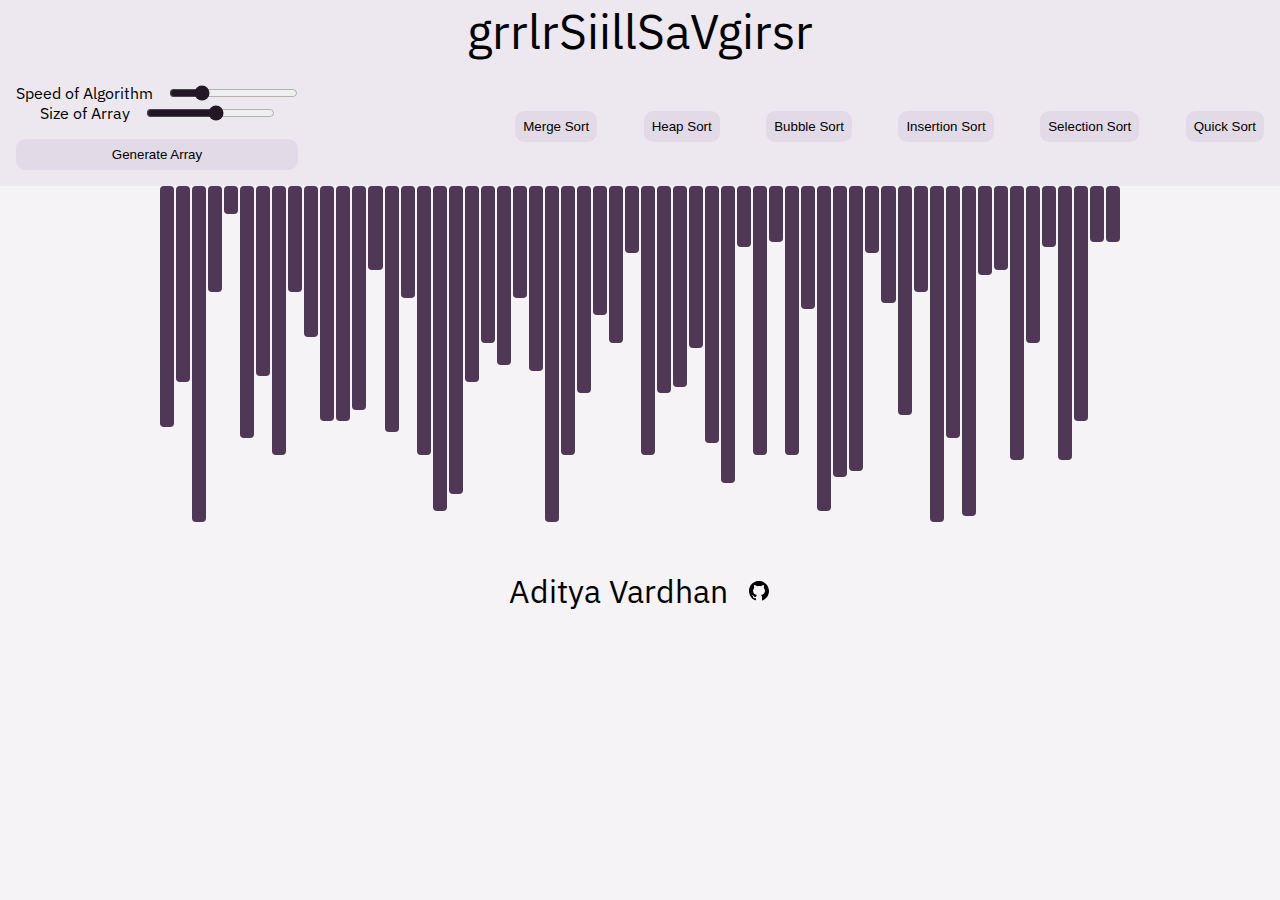
<file: index.html>
<!DOCTYPE html>
<html lang="en">
  <head>
    <meta charset="UTF-8" />
    <meta http-equiv="X-UA-Compatible" content="IE=edge" />
    <meta name="viewport" content="width=device-width, initial-scale=1.0" />
    <title>Sorting Visualizer:adtyavrdhn</title>
    <link rel="stylesheet" href="css/style.css" />
    <link rel="preconnect" href="https://fonts.googleapis.com" />
    <link rel="preconnect" href="https://fonts.gstatic.com" crossorigin />
    <link
      href="https://fonts.googleapis.com/css2?family=IBM+Plex+Sans:wght@200;300;400;500&display=swap"
      rel="stylesheet"
    />
  </head>
  <body>
    <section class="top-part">
      <header class="header">Sorting Visualizer</header>
      <nav class="navbar">
        <div class="range-input">
          <div class="range-speed">
            <label for="speed" class="speed">Speed of Algorithm</label>
            <input
              class="speed-range"
              min="0"
              max="450"
              value="100"
              step="50"
              type="range"
              name="speed"
              id="speed-slider"
            />
          </div>
          <div class="generate-array-container">
            <div class="range-size">
              <label for="size" class="size">Size of Array</label>
              <input
                class="size-range"
                min="10"
                max="100"
                value="60"
                type="range"
                name="size"
                id="size-slider"
              />
            </div>
            <button class="generate-array">Generate Array</button>
          </div>
        </div>
        <div class="btn-container">
          <button class="mergesortbtn">Merge Sort</button>
          <button class="heapsortbtn">Heap Sort</button>
          <button class="bubblesortbtn">Bubble Sort</button>
          <button class="insertionsortbtn">Insertion Sort</button>
          <button class="selectionsortbtn">Selection Sort</button>
          <button class="quicksortbtn">Quick Sort</button>
        </div>
      </nav>
    </section>
    <main>
      <section class="visualizer-container">
        <div class="towers-container">
          <!-- Towers/Elements will be added here -->
          <!-- <div class="tower"></div> -->
        </div>
      </section>
      <section class="information">
        <span class="time_taken"></span>
      </section>
    </main>
    <footer>
      <p>Aditya Vardhan</p>
      <a href="https://github.com/adtyavrdhn"
        ><img src="/assets/icons8-github.svg" alt=""
      /></a>
    </footer>
    <script type="module" src="/scripts/selection_sort.js"></script>
    <script type="module" src="/scripts/bubble_sort.js"></script>
    <script type="module" src="/scripts/insertion_sort.js"></script>
    <script type="module" src="/scripts/merge_sort.js"></script>
    <script src="/anime-master/lib/anime.min.js"></script>
    <script type="module" src="/scripts/main.js"></script>
  </body>
</html>
</file>
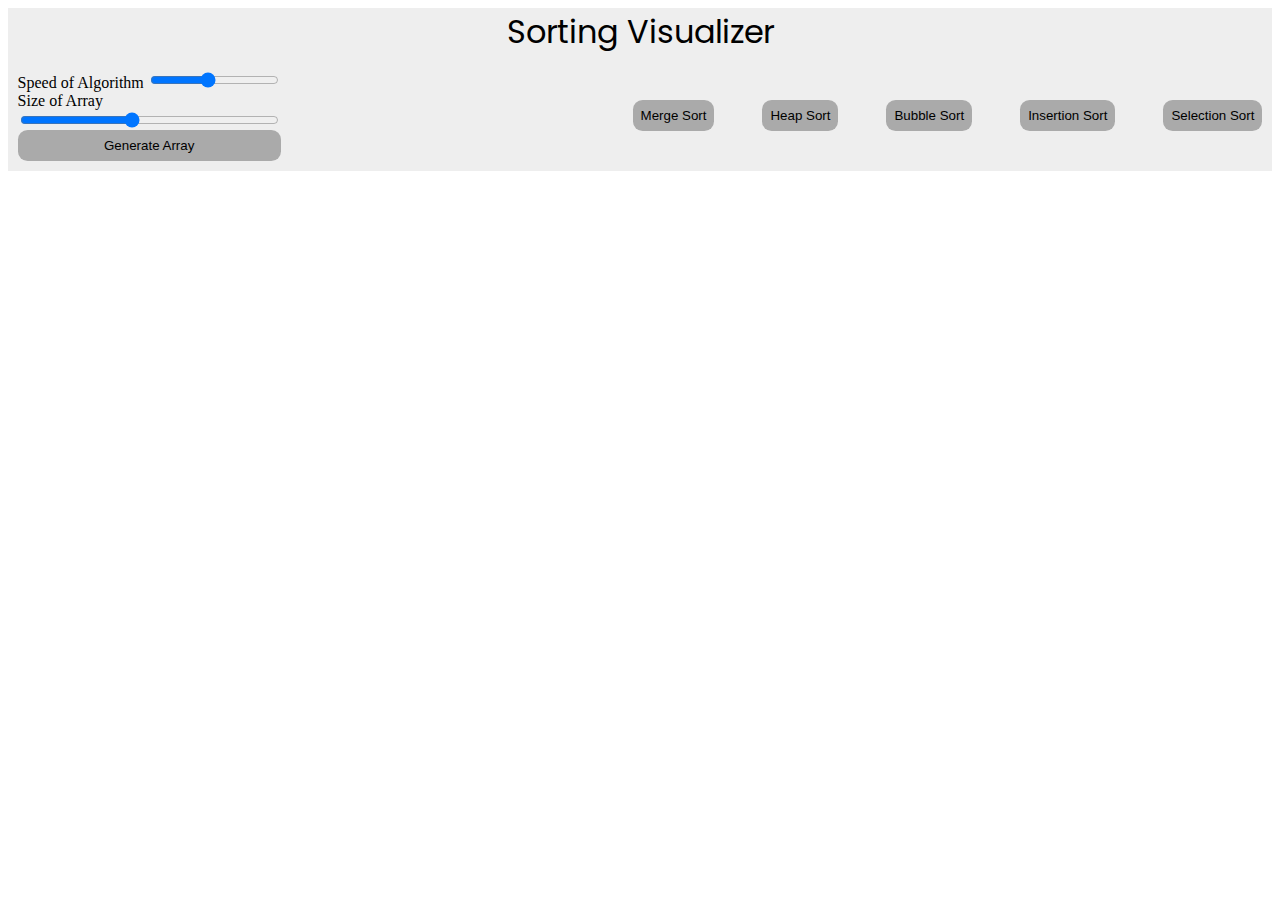
<file: Sorting-Visualizer-mine/index.html>
<!DOCTYPE html>
<html lang="en">
  <head>
    <meta charset="UTF-8" />
    <meta http-equiv="X-UA-Compatible" content="IE=edge" />
    <meta name="viewport" content="width=device-width, initial-scale=1.0" />
    <title>Sorting Visualizer:adtyavrdhn</title>
    <link rel="stylesheet" href="css/style.css" />
    <link rel="preconnect" href="https://fonts.googleapis.com" />
    <link rel="preconnect" href="https://fonts.gstatic.com" crossorigin />
    <link
      href="https://fonts.googleapis.com/css2?family=Poppins:wght@200;300;400;500;600;700&display=swap"
      rel="stylesheet"
    />
  </head>
  <body>
    <section class="top-part">
      <header class="header">Sorting Visualizer</header>
      <nav class="navbar">
        <div class="range-input">
          <label for="speed" class="speed">Speed of Algorithm</label>
          <input
            class="speed-range"
            min="1"
            max="10"
            value="5"
            type="range"
            name="speed"
            id="speed-slider"
          />
          <div class="generate-array-container">
            <label for="size" class="size">Size of Array</label>
            <input
              class="size-range"
              min="30"
              max="100"
              value="60"
              type="range"
              name="size"
              id="size-slider"
            />
            <button class="generate-array">Generate Array</button>
          </div>
        </div>
        <div class="btn-container">
          <button class="mergesort">Merge Sort</button>
          <button class="heapsort">Heap Sort</button>
          <button class="bubblesort">Bubble Sort</button>
          <button class="insertionsort">Insertion Sort</button>
          <button class="selectionsort">Selection Sort</button>
        </div>
      </nav>
    </section>
    <main>
      <section class="visualizer-container">
        <div class="towers-container">
          <!-- Towers/Elements will be added here -->
          <!-- <div class="tower"></div> -->
        </div>
      </section>
    </main>
    <footer class="footer"></footer>
    <script src="/scripts/main.js"></script>
    <script src="/scripts/bubble_sort.js"></script>
  </body>
</html>
</file>
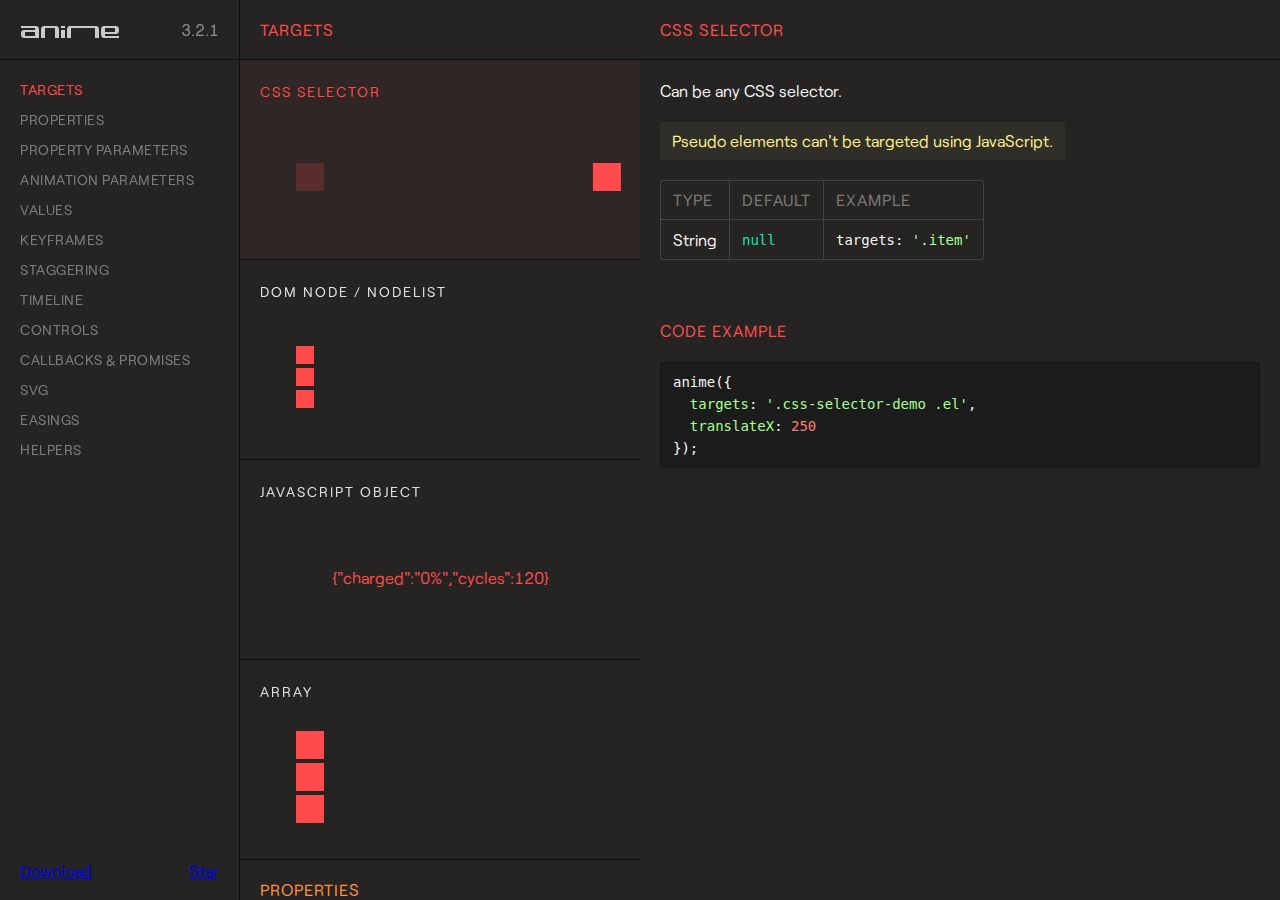
<file: anime-master/documentation/index.html>
<!DOCTYPE html>
<html>
<head>
  <title>Documentation | anime.js</title>
  <meta charset="utf-8">
  <meta name="viewport" content="width=device-width, initial-scale=1, maximum-scale=1">

  <meta property="og:title" content="anime.js">
  <meta property="og:url" content="https://animejs.com">
  <meta property="og:description" content="Javascript animation engine">
  <meta property="og:image" content="https://animejs.com/documentation/assets/img/social-media-image.png">

  <meta name="twitter:card" content="summary_large_image">
  <meta name="twitter:site" content="@juliangarnier">
  <meta name="twitter:creator" content="@juliangarnier">
  <meta name="twitter:title" content="anime.js">
  <meta name="twitter:description" content="Javascript animation engine">
  <meta name="twitter:image" content="https://animejs.com/documentation/assets/img/social-media-image.png">

  <link rel="apple-touch-icon-precomposed" href="assets/img/apple-touch-icon.png">
  <link rel="icon" type="image/png" href="assets/img/favicon.png" >

  <link href="//cloud.typenetwork.com/projects/2160/fontface.css/" rel="stylesheet" type="text/css">

  <link href="assets/css/animejs.css" rel="stylesheet">
  <link href="assets/css/anime-theme.css" rel="stylesheet">
  <link href="assets/css/documentation.css" rel="stylesheet">

  <script src="../lib/anime.min.js"></script>
</head>
<body>
  <div class="content">
    <header class="header">
    <a class="logo" href="https://github.com/juliangarnier/anime/">
      <img class="anime-mini-logo" src="assets/img/anime-mini-logo.svg" />
      <span class="version-number"></span>
    </a>
    </header>
    <section class="pane sidebar">
      <nav class="navigation"></nav>
      <div class="sidebar-info">
        <a class="github-button" href="https://github.com/juliangarnier/anime/archive/master.zip" data-color-scheme="no-preference: dark; light: dark; dark: dark;" data-icon="octicon-cloud-download" aria-label="Download juliangarnier/anime on GitHub">Download</a>
        <a class="github-button" href="https://github.com/juliangarnier/anime" data-color-scheme="no-preference: dark; light: dark; dark: dark;" data-show-count="true" aria-label="Star juliangarnier/anime on GitHub">Star</a>
      </div>
    </section>
    <section class="pane demos">

<!-- TARGETS -->
<article id="targets" class="color-targets">
  <header>
    <h2 class="demos-title">Targets</h2>
  </header>

<div id="cssSelector" class="demo">
  <h3 class="demo-title">CSS Selector</h3>
  <div class="demo-description">
    <p>Can be any CSS selector.</p>
    <p class="bubble warning">Pseudo elements can't be targeted using JavaScript.</p>
    <table>
      <thead>
        <td>Type</td>
        <td>Default</td>
        <td>Example</td>
      </thead>
      <tr>
        <td>String</td>
        <td><code>null</code></td>
        <td><code>targets: '.item'</code></td>
      </tr>
    </table>
  </div>
  <div class="demo-content css-selector-demo">
    <div class="line">
      <div class="square shadow"></div>
      <div class="square el"></div>
    </div>
  </div>
  <script>var cssSelector = function() {
/*DEMO*/
anime({
  targets: '.css-selector-demo .el',
  translateX: 250
});
/*DEMO*/
}
  </script>

</div>

<div id="domNode" class="demo">
  <h3 class="demo-title">DOM Node / NodeList</h3>
  <div class="demo-description">
    <p>
      Can be any DOM Node or NodeList.
    </p>
    <table>
      <thead>
        <td>Type</td>
        <td>Default</td>
        <td>Example</td>
      </thead>
      <tr>
        <td>DOM Node</td>
        <td><code>null</code></td>
        <td><code>targets: el.querySelector('.item')</code></td>
      </tr>
      <tr>
        <td>NodeList</td>
        <td><code>null</code></td>
        <td><code>targets: el.querySelectorAll('.item')</code></td>
      </tr>
    </table>
  </div>
  <div class="demo-content dom-node-demo">
    <div class="line">
      <div class="small square shadow"></div>
      <div class="small square el"></div>
    </div>
    <div class="line">
      <div class="small square shadow"></div>
      <div class="small square el"></div>
    </div>
    <div class="line">
      <div class="small square shadow"></div>
      <div class="small square el"></div>
    </div>
  </div>
  <script>var domNode = function() {
/*DEMO*/
var elements = document.querySelectorAll('.dom-node-demo .el');

anime({
  targets: elements,
  translateX: 270
});
/*DEMO*/
}
  </script>
</div>

<div id="JSobject" class="demo">
  <h3 class="demo-title">JavaScript Object</h3>
  <div class="demo-description">
    <p>
      A JavaScript Object with at least one property containing a numerical value.
    </p>
    <table>
      <thead>
        <td>Type</td>
        <td>Default</td>
        <td>Example</td>
      </thead>
      <tr>
        <td>Object</td>
        <td><code>null</code></td>
        <td><code>targets: myObjectProp</code></td>
      </tr>
    </table>
  </div>
  <div class="demo-content">
    <pre class="battery-log">{"charged":"0%","cycles":120}</pre>
  </div>
  <script>var JSobject = function() {
/*DEMO*/
var logEl = document.querySelector('.battery-log');

var battery = {
  charged: '0%',
  cycles: 120
}

anime({
  targets: battery,
  charged: '100%',
  cycles: 130,
  round: 1,
  easing: 'linear',
  update: function() {
    logEl.innerHTML = JSON.stringify(battery);
  }
});
/*DEMO*/
}
  </script>
<script>
</script>
</div>

<div id="array" class="demo">
  <h3 class="demo-title">Array</h3>
  <div class="demo-description">
    <p>
      An array containing multiple targets.
    </p>
    <p class="bubble info">
      Accepts mixed types. E.g. <code>['.el', domNode, jsObject]</code>
    </p>
    <table>
      <thead>
        <td>Type</td>
        <td>Default</td>
        <td>Example</td>
      </thead>
      <tr>
        <td>Array</td>
        <td><code>null</code></td>
        <td><code>targets: ['.item', el.getElementById('#thing')]</code></td>
      </tr>
    </table>
  </div>
  <div class="demo-content mixed-array-demo">
    <div class="line">
      <div class="square shadow"></div>
      <div class="square el el-01"></div>
    </div>
    <div class="line">
      <div class="square shadow"></div>
      <div class="square el el-02"></div>
    </div>
    <div class="line">
      <div class="square shadow"></div>
      <div class="square el el-03"></div>
    </div>
  </div>
  <script>var array = function() {
/*DEMO*/
var el = document.querySelector('.mixed-array-demo .el-01');

anime({
  targets: [el, '.mixed-array-demo .el-02', '.mixed-array-demo .el-03'],
  translateX: 250
});
/*DEMO*/
}
  </script>

</div>

</article>
<!-- -->

<!-- ANIMATABLE PROPERTIES -->
<article id="properties" class="color-properties">
<header>
  <h2 class="demos-title">Properties</h2>
</header>

<div id="cssProperties" class="demo">
  <h3 class="demo-title">CSS Properties</h3>
  <div class="demo-description">
    <p>
      Any CSS properties can be animated.
    </p>
    <p class="bubble warning">
      Most CSS properties will cause layout changes or repaint, and will result in choppy animation.
      Prioritize opacity and CSS transforms as much as possible.
    </p>
    <p>More details about accepted values in the <a class="color-values" href="#unitlessValue">values</a> section.</p>
    <table>
      <thead>
        <td>Example</td>
        <td>value</td>
      </thead>
      <tr>
        <td><code>opacity</code></td>
        <td><code>.5</code></td>
      </tr>
      <tr>
        <td><code>left</code></td>
        <td><code>'100px'</code></td>
      </tr>
    </table>
  </div>
  <div class="demo-content css-prop-demo">
    <div class="large square shadow"></div>
    <div class="large square el"></div>
  </div>
  <script>var cssProperties = function() {
/*DEMO*/
anime({
  targets: '.css-prop-demo .el',
  left: '240px',
  backgroundColor: '#FFF',
  borderRadius: ['0%', '50%'],
  easing: 'easeInOutQuad'
});
/*DEMO*/
}
  </script>
</div>

<div id="CSStransforms" class="demo">
  <h3 class="demo-title">CSS Transforms</h3>
  <div class="demo-description">
    <p>
      Animate CSS transforms properties individually.
    </p>
    <p class="bubble info">
      It's possible to specify different timing for each transforms properties, more details in the <a class="color-prop-params" href="#specificPropParameters">specific property parameters</a> section.
    </p>
    <p>More details about accepted values in the <a class="color-values" href="#unitlessValue">values</a> section.</p>
    <table>
      <thead>
        <td>Valid properties</td>
        <td>Default unit</td>
      </thead>
      <tr><td><code>'translateX'</code></td><td><code>'px'</code></td></tr>
      <tr><td><code>'translateY'</code></td><td><code>'px'</code></td></tr>
      <tr><td><code>'translateZ'</code></td><td><code>'px'</code></td></tr>
      <tr><td><code>'rotate'</code></td><td><code>'deg'</code></td></tr>
      <tr><td><code>'rotateX'</code></td><td><code>'deg'</code></td></tr>
      <tr><td><code>'rotateY'</code></td><td><code>'deg'</code></td></tr>
      <tr><td><code>'rotateZ'</code></td><td><code>'deg'</code></td></tr>
      <tr><td><code>'scale'</code></td><td><code>—</code></td></tr>
      <tr><td><code>'scaleX'</code></td><td><code>—</code></td></tr>
      <tr><td><code>'scaleY'</code></td><td><code>—</code></td></tr>
      <tr><td><code>'scaleZ'</code></td><td><code>—</code></td></tr>
      <tr><td><code>'skew'</code></td><td><code>'deg'</code></td></tr>
      <tr><td><code>'skewX'</code></td><td><code>'deg'</code></td></tr>
      <tr><td><code>'skewY'</code></td><td><code>'deg'</code></td></tr>
      <tr><td><code>'perspective'</code></td><td><code>'px'</code></td></tr>
    </table>
  </div>
  <div class="demo-content css-transforms-demo">
    <div class="square shadow"></div>
    <div class="square el"></div>
  </div>
  <script>var CSStransforms = function() {
/*DEMO*/
anime({
  targets: '.css-transforms-demo .el',
  translateX: 250,
  scale: 2,
  rotate: '1turn'
});
/*DEMO*/
}
  </script>
</div>

<div id="JSobjProp" class="demo">
  <h3 class="demo-title">Object properties</h3>
  <div class="demo-description">
    <p>
      Any Object property containing a numerical value can be animated.<br>
      More details about accepted values in the <a class="color-values" href="#unitlessValue">values</a> section.
    </p>
    <table>
      <thead>
        <td>Example</td>
        <td>value</td>
      </thead>
      <tr>
        <td><code>prop1</code></td>
        <td><code>50</code></td>
      </tr>
      <tr>
        <td><code>'prop2'</code></td>
        <td><code>'100%'</code></td>
      </tr>
    </table>
  </div>
  <div class="demo-content">
    <pre class="js-object-log">{"prop1":0,"prop2":"0%"}</pre>
  </div>
  <script>var JSobjProp = function() {
/*DEMO*/
var objPropLogEl = document.querySelector('.js-object-log');

var myObject = {
  prop1: 0,
  prop2: '0%'
}

anime({
  targets: myObject,
  prop1: 50,
  prop2: '100%',
  easing: 'linear',
  round: 1,
  update: function() {
    objPropLogEl.innerHTML = JSON.stringify(myObject);
  }
});
/*DEMO*/
}
  </script>
</div>

<div id="domAttr" class="demo">
  <h3 class="demo-title">DOM Attributes</h3>
  <div class="demo-description">
    <p>
      Any DOM Attributes containing a numerical value can be animated.<br>
      More details about accepted values in the <a class="color-values" href="#unitlessValue">values</a> section.
    </p>
    <table>
      <thead>
        <td>Example</td>
        <td>value</td>
      </thead>
      <tr>
        <td><code>value</code></td>
        <td><code>1000</code></td>
      </tr>
      <tr>
        <td><code>volume</code></td>
        <td><code>0</code></td>
      </tr>
      <tr>
        <td><code>data-custom</code></td>
        <td><code>'3 dogs'</code></td>
      </tr>
    </table>
  </div>
  <div class="demo-content dom-attribute-demo">
    <input class="el text-output" value="0"></input>
  </div>
  <script>var domAttr = function() {
/*DEMO*/
anime({
  targets: '.dom-attribute-demo input',
  value: [0, 1000],
  round: 1,
  easing: 'easeInOutExpo'
});
/*DEMO*/
}
  </script>
</div>

<div id="svgAttr" class="demo">
  <h3 class="demo-title">SVG Attributes</h3>
  <div class="demo-description">
    <p>
      Like any other <a class="color-properties" href="#domAttr">DOM attributes</a>, all SVG attributes containing at least one numerical value can be animated.<br>
      More details about accepted values in the <a class="color-values" href="#unitlessValue">values</a> section and SVG animation in the <a class="color-svg" href="#motionPath">SVG</a> section.
    </p>
    <table>
      <thead>
        <td>Example</td>
        <td>value</td>
      </thead>
      <tr>
        <td><code>points</code></td>
        <td><code>'64 68.64 8.574 100 63.446 67.68 64 4 64.554 67.68 119.426 100'</code></td>
      </tr>
      <tr>
        <td><code>scale</code></td>
        <td><code>1</code></td>
      </tr>
      <tr>
        <td><code>baseFrequency</code></td>
        <td><code>0</code></td>
      </tr>
    </table>
  </div>
  <div class="demo-content align-center svg-attributes-demo">
<svg width="128" height="128" viewBox="0 0 128 128">
  <filter id="displacementFilter">
    <feTurbulence type="turbulence" baseFrequency=".05" numOctaves="2" result="turbulence"/>
    <feDisplacementMap in2="turbulence" in="SourceGraphic" scale="15" xChannelSelector="R" yChannelSelector="G"/>
  </filter>
  <polygon points="64 68.64 8.574 100 63.446 67.68 64 4 64.554 67.68 119.426 100" style="filter: url(#displacementFilter)" fill="currentColor"/>
</svg>
  </div>
  <script>var svgAttr = function() {
  // Needed to reset demo
  var polyEl = document.querySelector('.svg-attributes-demo polygon');
  var feTurbulenceEl = document.querySelector('feTurbulence');
  var feDisplacementMap = document.querySelector('feDisplacementMap');
  polyEl.setAttribute('points', '64 68.64 8.574 100 63.446 67.68 64 4 64.554 67.68 119.426 100');
  feTurbulenceEl.setAttribute('baseFrequency', '.05');
  feDisplacementMap.setAttribute('scale', '15');
/*DEMO*/
anime({
  targets: ['.svg-attributes-demo polygon', 'feTurbulence', 'feDisplacementMap'],
  points: '64 128 8.574 96 8.574 32 64 0 119.426 32 119.426 96',
  baseFrequency: 0,
  scale: 1,
  loop: true,
  direction: 'alternate',
  easing: 'easeInOutExpo'
});
/*DEMO*/
}
  </script>

</div>

</article>
<!-- -->

<!-- PROPERTY PARAMETERS -->
<article id="propertyParameters" class="color-prop-params">
  <header>
    <h2 class="demos-title">Property parameters</h2>
  </header>

<div id="duration" class="demo">
  <h3 class="demo-title">Duration</h3>
  <div class="demo-description">
    <p>
      Defines the duration in milliseconds of the animation.
    </p>
    <table>
      <thead>
        <td>Type</td>
        <td>Default</td>
        <td>Example</td>
      </thead>
      <tr>
        <td>Number</td>
        <td><code>1000</code></td>
        <td><code>3000</code></td>
      </tr>
      <tr>
        <td>anime.stagger</td>
        <td>See <a class="color-staggering" href="#staggeringBasics">staggering</a> section</td>
        <td><code>anime.stagger(150)</code></td>
      </tr>
      <tr>
        <td>Function</td>
        <td>See <a class="color-prop-params" href="#functionBasedParameters">function based parameters</a> section</td>
        <td><code>(el, i) => i * 150</code></td>
      </tr>
    </table>
  </div>
  <div class="demo-content duration-demo">
    <div class="label">3000 ms</div>
    <div class="square shadow"></div>
    <div class="square el"></div>
  </div>
  <script>var duration = function() {
/*DEMO*/
anime({
  targets: '.duration-demo .el',
  translateX: 250,
  duration: 3000
});
/*DEMO*/
}
  </script>
</div>

<div id="delay" class="demo">
  <h3 class="demo-title">Delay</h3>
  <div class="demo-description">
    <p>
      Defines the delay in milliseconds of the animation.
    </p>
    <table>
      <thead>
        <td>Type</td>
        <td>Default</td>
        <td>Example</td>
      </thead>
      <tr>
        <td>Number</td>
        <td><code>0</code></td>
        <td><code>1000</code></td>
      </tr>
      <tr>
        <td>anime.stagger</td>
        <td>See <a class="color-staggering" href="#staggeringBasics">staggering</a> section</td>
        <td><code>anime.stagger(150)</code></td>
      </tr>
      <tr>
        <td>Function</td>
        <td>See <a class="color-prop-params" href="#functionBasedParameters">function based parameters</a> section</td>
        <td><code>(el, i) => i * 150</code></td>
      </tr>
    </table>
  </div>
  <div class="demo-content delay-demo">
    <div class="label">1000 ms</div>
    <div class="square shadow"></div>
    <div class="square el"></div>
  </div>
  <script>var delay = function() {
/*DEMO*/
anime({
  targets: '.delay-demo .el',
  translateX: 250,
  delay: 1000
});
/*DEMO*/
}
  </script>
</div>

<div id="endDelay" class="demo">
  <h3 class="demo-title">end delay</h3>
  <div class="demo-description">
    <p>
      Adds some extra time in milliseconds at the end of the animation.
    </p>
    <table>
      <thead>
        <td>Type</td>
        <td>Default</td>
        <td>Example</td>
      </thead>
      <tr>
        <td>Number</td>
        <td><code>0</code></td>
        <td><code>1000</code></td>
      </tr>
      <tr>
        <td>anime.stagger</td>
        <td>See <a class="color-staggering" href="#staggeringBasics">staggering</a> section</td>
        <td><code>anime.stagger(150)</code></td>
      </tr>
      <tr>
        <td>Function</td>
        <td>See <a class="color-prop-params" href="#functionBasedParameters">function based parameters</a> section</td>
        <td><code>(el, i) => i * 150</code></td>
      </tr>
    </table>
  </div>
  <div class="demo-content end-delay-demo">
    <div class="label">1000 ms</div>
    <div class="square shadow"></div>
    <div class="square el"></div>
  </div>
  <script>var endDelay = function() {
/*DEMO*/
anime({
  targets: '.end-delay-demo .el',
  translateX: 250,
  endDelay: 1000,
  direction: 'alternate'
});
/*DEMO*/
}
  </script>

</div>

<div id="easing" class="demo">
  <h3 class="demo-title">Easing</h3>
  <div class="demo-description">
    <p>
      Defines the timing function of the animation.
    </p>
    <p class="bubble info">
      Check out the <a class="color-easings" href="#linearEasing">easings</a> section for a complete list of available easing and parameters.
    </p>
    <table>
      <thead>
        <td>Type</td>
        <td>Default</td>
        <td>Example</td>
      </thead>
      <tr>
        <td>String</td>
        <td><code>'easeOutElastic(1, .5)'</code></td>
        <td><code>easing: 'easeInOutQuad'</code></td>
      </tr>
    </table>
  </div>
  <div class="demo-content easing-demo">
    <div class="label">easeInOutExpo</div>
    <div class="square shadow"></div>
    <div class="square el"></div>
  </div>
  <script>var easing = function() {
/*DEMO*/
anime({
  targets: '.easing-demo .el',
  translateX: 250,
  easing: 'easeInOutExpo'
});
/*DEMO*/
}
  </script>

</div>

<div id="round" class="demo">
  <h3 class="demo-title">Round</h3>
  <div class="demo-description">
    <p>
      Rounds up the value to x decimals.
    </p>
    <table>
      <thead>
        <td>Type</td>
        <td>Default</td>
        <td>Example</td>
      </thead>
      <tr>
        <td>Number</td>
        <td><code>0</code></td>
        <td><code>round: 10</code></td>
      </tr>
    </table>
  </div>
  <div class="demo-content">
    <pre class="round-log">0</pre>
  </div>
  <script>var round = function() {
/*DEMO*/
var roundLogEl = document.querySelector('.round-log');

anime({
  targets: roundLogEl,
  innerHTML: [0, 10000],
  easing: 'linear',
  round: 10 // Will round the animated value to 1 decimal
});
/*DEMO*/
}
  </script>
</div>

<div id="specificPropParameters" class="demo">
  <h3 class="demo-title">Specific property parameters</h3>
  <div class="demo-description">
    <p>
      Defines specific parameters to each property of the animation using an Object as value.<br>
      Other properties that aren't specified in the Object are inheritted from the main animation.
    </p>
    <table>
      <thead>
        <td>Type</td>
        <td>Example</td>
      </thead>
      <tr>
        <td>Object</td>
<td><code>rotate: {
  value: 360,
  duration: 1800,
  easing: 'easeInOutSine'
}</code></td>
      </tr>
    </table>
  </div>
  <div class="demo-content specific-prop-params-demo">
    <div class="square shadow"></div>
    <div class="square el"></div>
  </div>
  <script>var specificPropParameters = function() {
/*DEMO*/
anime({
  targets: '.specific-prop-params-demo .el',
  translateX: {
    value: 250,
    duration: 800
  },
  rotate: {
    value: 360,
    duration: 1800,
    easing: 'easeInOutSine'
  },
  scale: {
    value: 2,
    duration: 1600,
    delay: 800,
    easing: 'easeInOutQuart'
  },
  delay: 250 // All properties except 'scale' inherit 250ms delay
});
/*DEMO*/
}
  </script>

</div>

<div id="functionBasedParameters" class="demo">
  <h3 class="demo-title">Function based parameters</h3>
  <div class="demo-description">
    <p>
      Get different values for every target and property of the animation.
    </p>
    <p>
      The function accepts 3 arguments:
    </p>
    <table>
      <thead>
        <td>Arguments</td>
        <td>Infos</td>
      </thead>
      <tr>
        <td><code>target</code></td>
        <td>The curent animated targeted element</td>
      </tr>
      <tr>
        <td><code>index</code></td>
        <td>The index of the animated targeted element</td>
      </tr>
      <tr>
        <td><code>targetsLength</code></td>
        <td>The total number of animated targets</td>
      </tr>
    </table>
    <p class="bubble info">
      See <a class="color-staggering" href="#staggeringBasics">staggering</a> section for easier values manipulation.
    </p>
  </div>
  <div class="demo-content function-based-params-demo">
    <div class="line">
      <div class="small label">delay = 0 * 100</div>
      <div class="small square shadow"></div>
      <div class="small square el"></div>
    </div>
    <div class="line">
      <div class="small label">delay = 1 * 100</div>
      <div class="small square shadow"></div>
      <div class="small square el"></div>
    </div>
    <div class="line">
      <div class="small label">delay = 2 * 100</div>
      <div class="small square shadow"></div>
      <div class="small square el"></div>
    </div>
  </div>
  <script>var functionBasedParameters = function() {
/*DEMO*/
anime({
  targets: '.function-based-params-demo .el',
  translateX: 270,
  direction: 'alternate',
  loop: true,
  delay: function(el, i, l) {
    return i * 100;
  },
  endDelay: function(el, i, l) {
    return (l - i) * 100;
  }
});
/*DEMO*/
}
  </script>

</div>

</article>
<!-- -->

<!-- ANIMATION PARAMETERS -->
<article id="animationParameters" class="color-anim-params">
  <header>
    <h2 class="demos-title">Animation parameters</h2>
  </header>

<div id="direction" class="demo">
  <h3 class="demo-title">Direction</h3>
  <div class="demo-description">
    <p>
      Defines the direction of the animation.
    </p>
    <table>
      <thead>
        <td>Accepts</td>
        <td>Infos</td>
      </thead>
      <tr>
        <td><code>'normal'</code></td>
        <td>Animation progress goes from 0 to 100%</td>
      </tr>
      <tr>
        <td><code>'reverse'</code></td>
        <td>Animation progress goes from 100% to 0%</td>
      </tr>
      <tr>
        <td><code>'alternate'</code></td>
        <td>Animation progress goes from 0% to 100% then goes back to 0%</td>
      </tr>
    </table>
  </div>
  <div class="demo-content">
    <div class="line">
      <div class="label">normal</div>
      <div class="square shadow"></div>
      <div class="square el dir-normal"></div>
    </div>
    <div class="line">
      <div class="label">reverse</div>
      <div class="square shadow"></div>
      <div class="square el dir-reverse"></div>
    </div>
    <div class="line">
      <div class="label">alternate</div>
      <div class="square shadow"></div>
      <div class="square el dir-alternate"></div>
    </div>
  </div>
  <script>var direction = function() {
/*DEMO*/
anime({
  targets: '.dir-normal',
  translateX: 250,
  easing: 'easeInOutSine'
});

anime({
  targets: '.dir-reverse',
  translateX: 250,
  direction: 'reverse',
  easing: 'easeInOutSine'
});

anime({
  targets: '.dir-alternate',
  translateX: 250,
  direction: 'alternate',
  easing: 'easeInOutSine'
});
/*DEMO*/
}
  </script>

</div>

<div id="loop" class="demo">
  <h3 class="demo-title">Loop</h3>
  <div class="demo-description">
    <p>
      Defines the number of iterations of your animation.
    </p>
    <table>
      <thead>
        <td>Accepts</td>
        <td>Infos</td>
      </thead>
      <tr>
        <td><code>Number</code></td>
        <td>The number of iterations</td>
      </tr>
      <tr>
        <td><code>true</code></td>
        <td>Loop indefinitely</td>
      </tr>
    </table>
  </div>
  <div class="demo-content">
    <div class="line">
      <div class="small label">normal 3 times</div>
      <div class="small square shadow"></div>
      <div class="small square el loop"></div>
    </div>
    <div class="line">
      <div class="small label">reverse 3 times</div>
      <div class="small square shadow"></div>
      <div class="small square el loop-reverse"></div>
    </div>
    <div class="line">
      <div class="small label">alternate 3 times</div>
      <div class="small square shadow"></div>
      <div class="small square el loop-alternate"></div>
    </div>
    <div class="line">
      <div class="small label">normal inifinite</div>
      <div class="small square shadow"></div>
      <div class="small square el loop-infinity"></div>
    </div>
    <div class="line">
      <div class="small label">inifinite reverse</div>
      <div class="small square shadow"></div>
      <div class="small square el loop-reverse-infinity"></div>
    </div>
    <div class="line">
      <div class="small label">inifinite alternate</div>
      <div class="small square shadow"></div>
      <div class="small square el loop-alternate-infinity"></div>
    </div>
  </div>
  <script>var loop = function() {
/*DEMO*/
anime({
  targets: '.loop',
  translateX: 270,
  loop: 3,
  easing: 'easeInOutSine'
});

anime({
  targets: '.loop-infinity',
  translateX: 270,
  loop: true,
  easing: 'easeInOutSine'
});

anime({
  targets: '.loop-reverse',
  translateX: 270,
  loop: 3,
  direction: 'reverse',
  easing: 'easeInOutSine'
});

anime({
  targets: '.loop-reverse-infinity',
  translateX: 270,
  direction: 'reverse',
  loop: true,
  easing: 'easeInOutSine'
});

anime({
  targets: '.loop-alternate',
  translateX: 270,
  loop: 3,
  direction: 'alternate',
  easing: 'easeInOutSine'
});

anime({
  targets: '.loop-alternate-infinity',
  translateX: 270,
  direction: 'alternate',
  loop: true,
  easing: 'easeInOutSine'
});
/*DEMO*/
}
  </script>
</div>

<div id="autoplay" class="demo">
  <h3 class="demo-title">Autoplay</h3>
  <div class="demo-description">
    <p>
      Defines if the animation should automatically starts or not.
    </p>
    <table>
      <thead>
        <td>Accepts</td>
        <td>Infos</td>
      </thead>
      <tr>
        <td><code>true</code></td>
        <td>Automatically starts the animation</td>
      </tr>
      <tr>
        <td><code>false</code></td>
        <td>Animation is paused by default</td>
      </tr>
    </table>
  </div>
  <div class="demo-content">
    <div class="line">
      <div class="label">autoplay: true</div>
      <div class="square shadow"></div>
      <div class="square el autoplay-true"></div>
    </div>
    <div class="line">
      <div class="label">autoplay: false</div>
      <div class="square shadow"></div>
      <div class="square el autoplay-false"></div>
    </div>
  </div>
  <script>var autoplay = function() {
/*DEMO*/
anime({
  targets: '.autoplay-true',
  translateX: 250,
  autoplay: true,
  easing: 'easeInOutSine'
});

anime({
  targets: '.autoplay-false',
  translateX: 250,
  autoplay: false,
  easing: 'easeInOutSine'
});
/*DEMO*/
}
  </script>
</div>

</article>
<!-- -->

<!-- VALUES -->
<article id="values" class="color-values">
<header>
  <h2 class="demos-title">Values</h2>
</header>

<div id="unitlessValue" class="demo">
  <h3 class="demo-title">Unitless</h3>
  <div class="demo-description">
    <p>
      If the original value has a unit, it will be automatically added to the animated value.
    </p>
    <table>
      <thead>
        <td>Type</td>
        <td>Example</td>
      </thead>
      <tr>
        <td>Number</td>
        <td><code>translateX: 250</code></td>
      </tr>
    </table>
  </div>
  <div class="demo-content unitless-values-demo">
    <div class="circle shadow"></div>
    <div class="circle el"></div>
  </div>
  <script>var unitlessValue = function() {
/*DEMO*/
anime({
  targets: '.unitless-values-demo .el',
  translateX: 250, // -> '250px'
  rotate: 540 // -> '540deg'
});
/*DEMO*/
}
  </script>

</div>

<div id="specificUnitValue" class="demo">
  <h3 class="demo-title">Specific unit</h3>
  <div class="demo-description">
    <p>
      Forces the animation to use a certain unit and will automatically convert the initial target value.
    </p>
    <p class="bubble warning">
      Conversion accuracy can vary depending of the unit used.<br>
      You can also define the initial value of the animation directly using an array, see the <a href="#fromToValues" class="color-values">from to values</a> section.
    </p>
    <table>
      <thead>
        <td>Type</td>
        <td>Example</td>
      </thead>
      <tr>
        <td>String</td>
        <td><code>width: '100%'</code></td>
      </tr>
    </table>
  </div>
  <div class="demo-content specific-unit-values-demo">
    <div class="square shadow"></div>
    <div class="square el"></div>
  </div>
  <script>var specificUnitValue = function() {
/*DEMO*/
anime({
  targets: '.specific-unit-values-demo .el',
  width: '100%', // -> from '28px' to '100%',
  easing: 'easeInOutQuad',
  direction: 'alternate',
  loop: true
});
/*DEMO*/
}
  </script>

</div>

<div id="relativeValues" class="demo">
  <h3 class="demo-title">Relative</h3>
  <div class="demo-description">
    <p>
      Adds, substracts or multiplies the original value.
    </p>
    <table>
      <thead>
        <td>Accepts</td>
        <td>Effect</td>
        <td>Example</td>
      </thead>
      <tr>
        <td><code>'+='</code></td>
        <td>Add</td>
        <td><code>'+=100'</code></td>
      </tr>
      <tr>
        <td><code>'-='</code></td>
        <td>Substract</td>
        <td><code>'-=2turn'</code></td>
      </tr>
      <tr>
        <td><code>'*='</code></td>
        <td>Multiply</td>
        <td><code>'*=10'</code></td>
      </tr>
    </table>
  </div>
  <div class="demo-content">
    <div class="circle shadow"></div>
    <div class="circle el relative-values"></div>
  </div>
  <script>var relativeValues = function() {
/*DEMO*/
var relativeEl = document.querySelector('.el.relative-values');
relativeEl.style.transform = 'translateX(100px)';

anime({
  targets: '.el.relative-values',
  translateX: {
    value: '*=2.5', // 100px * 2.5 = '250px'
    duration: 1000
  },
  width: {
    value: '-=20px', // 28 - 20 = '8px'
    duration: 1800,
    easing: 'easeInOutSine'
  },
  rotate: {
    value: '+=2turn', // 0 + 2 = '2turn'
    duration: 1800,
    easing: 'easeInOutSine'
  },
  direction: 'alternate'
});
/*DEMO*/
}
  </script>

</div>

<div id="colors" class="demo">
  <h3 class="demo-title">Colors</h3>
  <div class="demo-description">
    <p>
      <i>anime.js</i> accepts and converts Hexadecimal, RGB, RGBA, HSL, and HSLA color values.
    </p>
    <p class="bubble warning">
      CSS color codes ( e.g. : <code>'red', 'yellow', 'aqua'</code> ) are not supported.
    </p>
    <table>
      <thead>
        <td>Accepts</td>
        <td>Example</td>
      </thead>
      <tr>
        <td>Hexadecimal</td>
        <td><code>'#FFF'</code> or <code>'#FFFFFF'</code></td>
      </tr>
      <tr>
        <td>RGB</td>
        <td><code>'rgb(255, 255, 255)'</code></td>
      </tr>
      <tr>
        <td>RGBA</td>
        <td><code>'rgba(255, 255, 255, .2)'</code></td>
      </tr>
      <tr>
        <td>HSL</td>
        <td><code>'hsl(0, 100%, 100%)'</code></td>
      </tr>
      <tr>
        <td>HSLA</td>
        <td><code>'hsla(0, 100%, 100%, .2)'</code></td>
      </tr>
    </table>
  </div>
  <div class="demo-content colors-demo">
    <div class="line">
      <div class="small label">HEX</div>
      <div class="small circle shadow"></div>
      <div class="small circle el color-hex"></div>
    </div>
    <div class="line">
      <div class="small label">RGB</div>
      <div class="small circle shadow"></div>
      <div class="small circle el color-rgb"></div>
    </div>
    <div class="line">
      <div class="small label">HSL</div>
      <div class="small circle shadow"></div>
      <div class="small circle el color-hsl"></div>
    </div>
    <div class="line">
      <div class="small label">RGBA</div>
      <div class="small circle shadow"></div>
      <div class="small circle el color-rgba"></div>
    </div>
    <div class="line">
      <div class="small label">HSLA</div>
      <div class="small circle shadow"></div>
      <div class="small circle el color-hsla"></div>
    </div>
  </div>
  <script>var colors = function() {
/*DEMO*/
var colorsExamples = anime.timeline({
  endDelay: 1000,
  easing: 'easeInOutQuad',
  direction: 'alternate',
  loop: true
})
.add({ targets: '.color-hex',  background: '#FFF' }, 0)
.add({ targets: '.color-rgb',  background: 'rgb(255,255,255)' }, 0)
.add({ targets: '.color-hsl',  background: 'hsl(0, 100%, 100%)' }, 0)
.add({ targets: '.color-rgba', background: 'rgba(255,255,255, .2)' }, 0)
.add({ targets: '.color-hsla', background: 'hsla(0, 100%, 100%, .2)' }, 0)
.add({ targets: '.colors-demo .el', translateX: 270 }, 0);
/*DEMO*/
}
  </script>

</div>

<div id="fromToValues" class="demo">
  <h3 class="demo-title">From To</h3>
  <div class="demo-description">
    <p>
      Forces the animation to start at a specified value.
    </p>
    <table>
      <thead>
        <td>Type</td>
        <td>Example</td>
      </thead>
      <tr>
        <td><code>Array</code></td>
        <td><code>['50%', '100%']</code></td>
      </tr>
    </table>
  </div>
  <div class="demo-content">
    <div class="circle shadow"></div>
    <div class="circle el from-to-values"></div>
  </div>
  <script>var fromToValues = function() {
/*DEMO*/
anime({
  targets: '.el.from-to-values',
  translateX: [100, 250], // from 100 to 250
  delay: 500,
  direction: 'alternate',
  loop: true
});
/*DEMO*/
}
  </script>

</div>

<div id="functionBasedPropVal" class="demo">
  <h3 class="demo-title">Function based values</h3>
  <div class="demo-description">
    <p>
      Get different values for every target and property of the animation.
    </p>
    <p>
      The function accepts 3 arguments:
    </p>
    <table>
      <thead>
        <td>Arguments</td>
        <td>Infos</td>
      </thead>
      <tr>
        <td><code>target</code></td>
        <td>The curently animated targeted element</td>
      </tr>
      <tr>
        <td><code>index</code></td>
        <td>The index of the animated targeted element</td>
      </tr>
      <tr>
        <td><code>targetsLength</code></td>
        <td>The total number of animated targets</td>
      </tr>
    </table>
  </div>
  <div class="demo-content function-based-values-demo">
    <div class="line">
      <div class="small circle shadow"></div>
      <div data-x="170" class="small circle el"></div>
    </div>
    <div class="line">
      <div class="small circle shadow"></div>
      <div data-x="80" class="small circle el"></div>
    </div>
    <div class="line">
      <div class="small circle shadow"></div>
      <div data-x="270" class="small circle el"></div>
    </div>
  </div>
  <script>var functionBasedPropVal = function() {
/*DEMO*/
anime({
  targets: '.function-based-values-demo .el',
  translateX: function(el) {
    return el.getAttribute('data-x');
  },
  translateY: function(el, i) {
    return 50 + (-50 * i);
  },
  scale: function(el, i, l) {
    return (l - i) + .25;
  },
  rotate: function() { return anime.random(-360, 360); },
  borderRadius: function() { return ['50%', anime.random(10, 35) + '%']; },
  duration: function() { return anime.random(1200, 1800); },
  delay: function() { return anime.random(0, 400); },
  direction: 'alternate',
  loop: true
});
/*DEMO*/
}
  </script>

</div>

</article>
<!-- -->

<!-- KEYFRAMES -->
<article id="keyframes" class="color-keyframes">
<header>
  <h2 class="demos-title">Keyframes</h2>
</header>

<div id="animationKeyframes" class="demo">
  <h3 class="demo-title">Animation keyframes</h3>
  <div class="demo-description">
    <p>
      Animation keyframes are defined using an Array, within the <code>keyframes</code> property.
    </p>
    <p class="bubble info">
      If there is no duration specified inside the keyframes, each keyframe duration will be equal to the animation's total duration divided by the number of keyframes.
    </p>
    <table>
      <thead>
        <td>Type</td>
        <td>Example</td>
      </thead>
      <tr>
        <td><code>Array</code></td>
        <td><code>[
  {value: 100, easing: 'easeOutExpo'},
  {value: 200, delay: 500},
  {value: 300, duration: 1000}
]</code></td>
      </tr>
    </table>
  </div>
  <div class="demo-content animation-keyframes-demo">
    <div class="circle shadow"></div>
    <div class="circle el keyframes"></div>
  </div>
  <script>var animationKeyframes = function() {
/*DEMO*/
anime({
  targets: '.animation-keyframes-demo .el',
  keyframes: [
    {translateY: -40},
    {translateX: 250},
    {translateY: 40},
    {translateX: 0},
    {translateY: 0}
  ],
  duration: 4000,
  easing: 'easeOutElastic(1, .8)',
  loop: true
});
/*DEMO*/
}
  </script>
</div>

<div id="propertyKeyframes" class="demo">
  <h3 class="demo-title">Property keyframes</h3>
  <div class="demo-description">
    <p>
      Similar to <a class="color-keyframes" href="#animationKeyframes">animation keyframes</a>, property keyframes are defined using an Array of property Object. Property keyframes allow overlapping animations since each property have its own keyframes array.
    </p>
    <p class="bubble info">
      If there is no duration specified inside the keyframes, each keyframe duration will be equal to the animation's total duration divided by the number of keyframes.
    </p>
    <table>
      <thead>
        <td>Type</td>
        <td>Example</td>
      </thead>
      <tr>
        <td><code>Array</code></td>
        <td><code>[
  {value: 100, easing: 'easeOutExpo'},
  {value: 200, delay: 500},
  {value: 300, duration: 1000}
]</code></td>
      </tr>
    </table>
  </div>
  <div class="demo-content property-keyframes-demo">
    <div class="circle shadow"></div>
    <div class="circle el keyframes"></div>
  </div>
  <script>var propertyKeyframes = function() {
/*DEMO*/
anime({
  targets: '.property-keyframes-demo .el',
  translateX: [
    { value: 250, duration: 1000, delay: 500 },
    { value: 0, duration: 1000, delay: 500 }
  ],
  translateY: [
    { value: -40, duration: 500 },
    { value: 40, duration: 500, delay: 1000 },
    { value: 0, duration: 500, delay: 1000 }
  ],
  scaleX: [
    { value: 4, duration: 100, delay: 500, easing: 'easeOutExpo' },
    { value: 1, duration: 900 },
    { value: 4, duration: 100, delay: 500, easing: 'easeOutExpo' },
    { value: 1, duration: 900 }
  ],
  scaleY: [
    { value: [1.75, 1], duration: 500 },
    { value: 2, duration: 50, delay: 1000, easing: 'easeOutExpo' },
    { value: 1, duration: 450 },
    { value: 1.75, duration: 50, delay: 1000, easing: 'easeOutExpo' },
    { value: 1, duration: 450 }
  ],
  easing: 'easeOutElastic(1, .8)',
  loop: true
});
/*DEMO*/
}
  </script>
</div>

</article>
<!-- -->

<!-- STAGGERING -->
<article id="staggering" class="color-staggering">
<header>
  <h2 class="demos-title">Staggering</h2>
</header>

<div id="staggeringBasics" class="demo">
  <h3 class="demo-title">Staggering basics</h3>
  <div class="demo-description">
    <p>
      Staggering allows you to animate multiple elements with <a href="https://en.wikipedia.org/wiki/Follow_through_and_overlapping_action">follow through and overlapping action</a>.
    </p>
    <pre><code>anime.stagger(value, options)</code></pre>
    <table>
      <thead>
        <td>Arguments</td>
        <td>Type</td>
        <td>Info</td>
        <td>Required</td>
      </thead>
      <tr>
        <td>Value</td>
        <td><code>Number</code>, <code>String</code>, <code>Array</code></td>
        <td>The manipulated value(s)</td>
        <td>Yes</td>
      </tr>
      <tr>
        <td>Options</td>
        <td><code>Object</code></td>
        <td>Stagger parameters</td>
        <td>No</td>
      </tr>
    </table>
  </div>
  <div class="demo-content basic-staggering-demo">
    <div class="line">
      <div class="label">delay = (100 * 0) ms</div>
      <div class="small square shadow"></div>
      <div class="small square el"></div>
    </div>
    <div class="line">
      <div class="label">delay = (100 * 1) ms</div>
      <div class="small square shadow"></div>
      <div class="small square el"></div>
    </div>
    <div class="line">
      <div class="label">delay = (100 * 2) ms</div>
      <div class="small square shadow"></div>
      <div class="small square el"></div>
    </div>
    <div class="line">
      <div class="label">delay = (100 * 3) ms</div>
      <div class="small square shadow"></div>
      <div class="small square el"></div>
    </div>
    <div class="line">
      <div class="label">delay = (100 * 4) ms</div>
      <div class="small square shadow"></div>
      <div class="small square el"></div>
    </div>
    <div class="line">
      <div class="label">delay = (100 * 5) ms</div>
      <div class="small square shadow"></div>
      <div class="small square el"></div>
    </div>
  </div>
  <script>var staggeringBasics = function() {
/*DEMO*/
anime({
  targets: '.basic-staggering-demo .el',
  translateX: 270,
  delay: anime.stagger(100) // increase delay by 100ms for each elements.
});
/*DEMO*/
}
  </script>
</div>

<div id="staggeringStartValue" class="demo">
  <h3 class="demo-title">Start value</h3>
  <div class="demo-description">
    <p>
      Starts the staggering effect from a specific value.
    </p>
    <pre><code>anime.stagger(value, {start: startValue})</code></pre>
    <table>
      <thead>
        <td>Types</td>
        <td>Info</td>
      </thead>
      <tr>
        <td><code>Number</code>, <code>String</code>
        <td>Same as propety values, see <a href="#unitlessValue" class="color-values">values section</a></td>
      </tr>
    </table>
  </div>
  <div class="demo-content staggering-start-value-demo">
    <div class="line">
      <div class="label">delay = 500 + (100 * 0) ms</div>
      <div class="small square shadow"></div>
      <div class="small square el"></div>
    </div>
    <div class="line">
      <div class="label">delay = 500 + (100 * 1) ms</div>
      <div class="small square shadow"></div>
      <div class="small square el"></div>
    </div>
    <div class="line">
      <div class="label">delay = 500 + (100 * 2) ms</div>
      <div class="small square shadow"></div>
      <div class="small square el"></div>
    </div>
    <div class="line">
      <div class="label">delay = 500 + (100 * 3) ms</div>
      <div class="small square shadow"></div>
      <div class="small square el"></div>
    </div>
    <div class="line">
      <div class="label">delay = 500 + (100 * 4) ms</div>
      <div class="small square shadow"></div>
      <div class="small square el"></div>
    </div>
    <div class="line">
      <div class="label">delay = 500 + (100 * 5) ms</div>
      <div class="small square shadow"></div>
      <div class="small square el"></div>
    </div>
  </div>
  <script>var staggeringStartValue = function() {
/*DEMO*/
anime({
  targets: '.staggering-start-value-demo .el',
  translateX: 270,
  delay: anime.stagger(100, {start: 500}) // delay starts at 500ms then increase by 100ms for each elements.
});
/*DEMO*/
}
  </script>
</div>

<div id="rangeValueStaggering" class="demo">
  <h3 class="demo-title">Range value</h3>
  <div class="demo-description">
    <p>
      Distributes evenly values between two numbers.
    </p>
    <pre><code>anime.stagger([startValue, endValue])</code></pre>
    <table>
      <thead>
        <td>Type</td>
        <td>Info</td>
      </thead>
      <tr>
        <td><code>'easingName'</code></td>
        <td>All valid easing names are accepted, see <a href="#easings" class="color-easings">easings section</a></td>
      </tr>
      <tr>
        <td><code>function(i)</code></td>
        <td>Custom easing function, see <a href="#customEasing" class="color-easings">custom easings section</a></td>
      </tr>
    </table>
  </div>
  <div class="demo-content range-value-staggering-demo">
    <div class="line">
      <div class="label">rotate = -360 + ((360 - (-360)) / 5) * 0</div>
      <div class="small square shadow"></div>
      <div class="small square el"></div>
    </div>
    <div class="line">
      <div class="label">rotate = -360 + ((360 - (-360)) / 5) * 1</div>
      <div class="small square shadow"></div>
      <div class="small square el"></div>
    </div>
    <div class="line">
      <div class="label">rotate = -360 + ((360 - (-360)) / 5) * 2</div>
      <div class="small square shadow"></div>
      <div class="small square el"></div>
    </div>
    <div class="line">
      <div class="label">rotate = -360 + ((360 - (-360)) / 5) * 3</div>
      <div class="small square shadow"></div>
      <div class="small square el"></div>
    </div>
    <div class="line">
      <div class="label">rotate = -360 + ((360 - (-360)) / 5) * 4</div>
      <div class="small square shadow"></div>
      <div class="small square el"></div>
    </div>
    <div class="line">
      <div class="label">rotate = -360 + ((360 - (-360)) / 5) * 5</div>
      <div class="small square shadow"></div>
      <div class="small square el"></div>
    </div>
  </div>
  <script>var rangeValueStaggering = function() {
/*DEMO*/
anime({
  targets: '.range-value-staggering-demo .el',
  translateX: 270,
  rotate: anime.stagger([-360, 360]), // rotation will be distributed from -360deg to 360deg evenly between all elements
  easing: 'easeInOutQuad'
});
/*DEMO*/
}
  </script>
</div>

<div id="staggeringFrom" class="demo">
  <h3 class="demo-title">From value</h3>
  <div class="demo-description">
    <p>
      Starts the stagger effect from a specific position.
    </p>
    <pre><code>anime.stagger(value, {from: startingPosition})</code></pre>
    <table>
      <thead>
        <td>Options</td>
        <td>Type</td>
        <td>Info</td>
      </thead>
      <tr>
        <td><code>'first'</code> (default)</td>
        <td><code>'string'</code></td>
        <td>Start the effect from the first element</td>
      </tr>
      <tr>
        <td><code>'last'</code></td>
        <td><code>'string'</code></td>
        <td>Start the effect from the last element</td>
      </tr>
      <tr>
        <td><code>'center'</code></td>
        <td><code>'string'</code></td>
        <td>Start the effect from the center</td>
      </tr>
      <tr>
        <td><code>index</code></td>
        <td><code>number</code></td>
        <td>Start the effect from the specified index</td>
      </tr>
    </table>
  </div>
  <div class="demo-content staggering-from-demo">
    <div class="line">
      <div class="small square shadow"></div>
      <div class="small square el"></div>
    </div>
    <div class="line">
      <div class="small square shadow"></div>
      <div class="small square el"></div>
    </div>
    <div class="line">
      <div class="small square shadow"></div>
      <div class="small square el"></div>
    </div>
    <div class="line">
      <div class="small square shadow"></div>
      <div class="small square el"></div>
    </div>
    <div class="line">
      <div class="small square shadow"></div>
      <div class="small square el"></div>
    </div>
    <div class="line">
      <div class="small square shadow"></div>
      <div class="small square el"></div>
    </div>
  </div>
  <script>var staggeringFrom = function() {
/*DEMO*/
anime({
  targets: '.staggering-from-demo .el',
  translateX: 270,
  delay: anime.stagger(100, {from: 'center'})
});
/*DEMO*/
}
  </script>
</div>

<div id="staggeringDirection" class="demo">
  <h3 class="demo-title">Direction</h3>
  <div class="demo-description">
    <p>
      Changes the order in which the stagger operates.
    </p>
    <pre><code>anime.stagger(value, {direction: 'reverse'})</code></pre>
    <table>
      <thead>
        <td>Options</td>
        <td>Info</td>
      </thead>
      <tr>
        <td><code>'normal'</code> (default)</td>
        <td>Normal staggering, from the first element to the last</td>
      </tr>
      <tr>
        <td><code>'reverse'</code></td>
        <td>Reversed staggering, from the last element to the first</td>
      </tr>
    </table>
  </div>
  <div class="demo-content staggering-direction-demo">
    <div class="line">
      <div class="small square shadow"></div>
      <div class="small square el"></div>
    </div>
    <div class="line">
      <div class="small square shadow"></div>
      <div class="small square el"></div>
    </div>
    <div class="line">
      <div class="small square shadow"></div>
      <div class="small square el"></div>
    </div>
    <div class="line">
      <div class="small square shadow"></div>
      <div class="small square el"></div>
    </div>
    <div class="line">
      <div class="small square shadow"></div>
      <div class="small square el"></div>
    </div>
    <div class="line">
      <div class="small square shadow"></div>
      <div class="small square el"></div>
    </div>
  </div>
  <script>var staggeringDirection = function() {
/*DEMO*/
anime({
  targets: '.staggering-direction-demo .el',
  translateX: 270,
  delay: anime.stagger(100, {direction: 'reverse'})
});
/*DEMO*/
}
  </script>
</div>

<div id="staggeringEasing" class="demo">
  <h3 class="demo-title">Easing</h3>
  <div class="demo-description">
    <p>
      Stagger values using an easing function.
    </p>
    <pre><code>anime.stagger(value, {easing: 'easingName'})</code></pre>
    <table>
      <thead>
        <td>Type</td>
        <td>Info</td>
      </thead>
      <tr>
        <td><code>'string'</code></td>
        <td>All valid <a href="#easings" class="color-easings">easing names</a> are accepted</td>
      </tr>
      <tr>
        <td><code>function(i)</code></td>
        <td>Use your own <a href="#customEasing" class="color-easings">custom easings function</a></td>
      </tr>
    </table>
  </div>
  <div class="demo-content staggering-easing-demo">
    <div class="line">
      <div class="small square shadow"></div>
      <div class="small square el"></div>
    </div>
    <div class="line">
      <div class="small square shadow"></div>
      <div class="small square el"></div>
    </div>
    <div class="line">
      <div class="small square shadow"></div>
      <div class="small square el"></div>
    </div>
    <div class="line">
      <div class="small square shadow"></div>
      <div class="small square el"></div>
    </div>
    <div class="line">
      <div class="small square shadow"></div>
      <div class="small square el"></div>
    </div>
    <div class="line">
      <div class="small square shadow"></div>
      <div class="small square el"></div>
    </div>
  </div>
  <script>var staggeringEasing = function() {
/*DEMO*/
anime({
  targets: '.staggering-easing-demo .el',
  translateX: 270,
  delay: anime.stagger(300, {easing: 'easeOutQuad'})
});
/*DEMO*/
}
  </script>
</div>

<div id="gridStaggering" class="demo">
  <h3 class="demo-title">Grid</h3>
  <div class="demo-description">
    <p>
      Staggering values based a 2D array that allow "ripple" effects.
    </p>
    <pre><code>anime.stagger(value, {grid: [rows, columns]})</code></pre>
    <table>
      <thead>
        <td>Type</td>
        <td>Info</td>
      </thead>
      <tr>
        <td><code>array</code></td>
        <td>A 2 items array, the first value is the number of rows, the second the number of columns</td>
      </tr>
    </table>
  </div>
  <div class="demo-content staggering-grid-demo">
    <div class="grid">
      <div class="small square el"></div>
      <div class="small square el"></div>
      <div class="small square el"></div>
      <div class="small square el"></div>
      <div class="small square el"></div>
      <div class="small square el"></div>
      <div class="small square el"></div>
      <div class="small square el"></div>
      <div class="small square el"></div>
      <div class="small square el"></div>
      <div class="small square el"></div>
      <div class="small square el"></div>
      <div class="small square el"></div>
      <div class="small square el"></div>
      <div class="small square el"></div>
      <div class="small square el"></div>
      <div class="small square el"></div>
      <div class="small square el"></div>
      <div class="small square el"></div>
      <div class="small square el"></div>
      <div class="small square el"></div>
      <div class="small square el"></div>
      <div class="small square el"></div>
      <div class="small square el"></div>
      <div class="small square el"></div>
      <div class="small square el"></div>
      <div class="small square el"></div>
      <div class="small square el"></div>
      <div class="small square el"></div>
      <div class="small square el"></div>
      <div class="small square el"></div>
      <div class="small square el"></div>
      <div class="small square el"></div>
      <div class="small square el"></div>
      <div class="small square el"></div>
      <div class="small square el"></div>
      <div class="small square el"></div>
      <div class="small square el"></div>
      <div class="small square el"></div>
      <div class="small square el"></div>
      <div class="small square el"></div>
      <div class="small square el"></div>
      <div class="small square el"></div>
      <div class="small square el"></div>
      <div class="small square el"></div>
      <div class="small square el"></div>
      <div class="small square el"></div>
      <div class="small square el"></div>
      <div class="small square el"></div>
      <div class="small square el"></div>
      <div class="small square el"></div>
      <div class="small square el"></div>
      <div class="small square el"></div>
      <div class="small square el"></div>
      <div class="small square el"></div>
      <div class="small square el"></div>
      <div class="small square el"></div>
      <div class="small square el"></div>
      <div class="small square el"></div>
      <div class="small square el"></div>
      <div class="small square el"></div>
      <div class="small square el"></div>
      <div class="small square el"></div>
      <div class="small square el"></div>
      <div class="small square el"></div>
      <div class="small square el"></div>
      <div class="small square el"></div>
      <div class="small square el"></div>
      <div class="small square el"></div>
      <div class="small square el"></div>
    </div>
    <div class="grid shadow">
      <div class="small square"></div>
      <div class="small square"></div>
      <div class="small square"></div>
      <div class="small square"></div>
      <div class="small square"></div>
      <div class="small square"></div>
      <div class="small square"></div>
      <div class="small square"></div>
      <div class="small square"></div>
      <div class="small square"></div>
      <div class="small square"></div>
      <div class="small square"></div>
      <div class="small square"></div>
      <div class="small square"></div>
      <div class="small square"></div>
      <div class="small square"></div>
      <div class="small square"></div>
      <div class="small square"></div>
      <div class="small square"></div>
      <div class="small square"></div>
      <div class="small square"></div>
      <div class="small square"></div>
      <div class="small square"></div>
      <div class="small square"></div>
      <div class="small square"></div>
      <div class="small square"></div>
      <div class="small square"></div>
      <div class="small square"></div>
      <div class="small square"></div>
      <div class="small square"></div>
      <div class="small square"></div>
      <div class="small square"></div>
      <div class="small square"></div>
      <div class="small square"></div>
      <div class="small square"></div>
      <div class="small square"></div>
      <div class="small square"></div>
      <div class="small square"></div>
      <div class="small square"></div>
      <div class="small square"></div>
      <div class="small square"></div>
      <div class="small square"></div>
      <div class="small square"></div>
      <div class="small square"></div>
      <div class="small square"></div>
      <div class="small square"></div>
      <div class="small square"></div>
      <div class="small square"></div>
      <div class="small square"></div>
      <div class="small square"></div>
      <div class="small square"></div>
      <div class="small square"></div>
      <div class="small square"></div>
      <div class="small square"></div>
      <div class="small square"></div>
      <div class="small square"></div>
      <div class="small square"></div>
      <div class="small square"></div>
      <div class="small square"></div>
      <div class="small square"></div>
      <div class="small square"></div>
      <div class="small square"></div>
      <div class="small square"></div>
      <div class="small square"></div>
      <div class="small square"></div>
      <div class="small square"></div>
      <div class="small square"></div>
      <div class="small square"></div>
      <div class="small square"></div>
      <div class="small square"></div>
    </div>
  </div>
  <script>var gridStaggering = function() {
/*DEMO*/
anime({
  targets: '.staggering-grid-demo .el',
  scale: [
    {value: .1, easing: 'easeOutSine', duration: 500},
    {value: 1, easing: 'easeInOutQuad', duration: 1200}
  ],
  delay: anime.stagger(200, {grid: [14, 5], from: 'center'})
});
/*DEMO*/
}
  </script>
</div>

<div id="gridAxisStaggering" class="demo">
  <h3 class="demo-title">Axis</h3>
  <div class="demo-description">
    <p>
      Forces the direction of a <a href="#gridStaggering" class="color-staggering">grid starrering</a> effect.
    </p>
    <pre><code>anime.stagger(value, {grid: [rows, columns], axis: 'x'})</code></pre>
    <table>
      <thead>
        <td>Parameters</td>
        <td>Info</td>
      </thead>
      <tr>
        <td><code>'x'</code></td>
        <td>Follows the x axis</td>
      </tr>
      <tr>
        <td><code>'y'</code></td>
        <td>Follows the y axis</td>
      </tr>
    </table>
  </div>
  <div class="demo-content staggering-axis-grid-demo">
    <div class="grid">
      <div class="small square el"></div>
      <div class="small square el"></div>
      <div class="small square el"></div>
      <div class="small square el"></div>
      <div class="small square el"></div>
      <div class="small square el"></div>
      <div class="small square el"></div>
      <div class="small square el"></div>
      <div class="small square el"></div>
      <div class="small square el"></div>
      <div class="small square el"></div>
      <div class="small square el"></div>
      <div class="small square el"></div>
      <div class="small square el"></div>
      <div class="small square el"></div>
      <div class="small square el"></div>
      <div class="small square el"></div>
      <div class="small square el"></div>
      <div class="small square el"></div>
      <div class="small square el"></div>
      <div class="small square el"></div>
      <div class="small square el"></div>
      <div class="small square el"></div>
      <div class="small square el"></div>
      <div class="small square el"></div>
      <div class="small square el"></div>
      <div class="small square el"></div>
      <div class="small square el"></div>
      <div class="small square el"></div>
      <div class="small square el"></div>
      <div class="small square el"></div>
      <div class="small square el"></div>
      <div class="small square el"></div>
      <div class="small square el"></div>
      <div class="small square el"></div>
      <div class="small square el"></div>
      <div class="small square el"></div>
      <div class="small square el"></div>
      <div class="small square el"></div>
      <div class="small square el"></div>
      <div class="small square el"></div>
      <div class="small square el"></div>
      <div class="small square el"></div>
      <div class="small square el"></div>
      <div class="small square el"></div>
      <div class="small square el"></div>
      <div class="small square el"></div>
      <div class="small square el"></div>
      <div class="small square el"></div>
      <div class="small square el"></div>
      <div class="small square el"></div>
      <div class="small square el"></div>
      <div class="small square el"></div>
      <div class="small square el"></div>
      <div class="small square el"></div>
      <div class="small square el"></div>
      <div class="small square el"></div>
      <div class="small square el"></div>
      <div class="small square el"></div>
      <div class="small square el"></div>
      <div class="small square el"></div>
      <div class="small square el"></div>
      <div class="small square el"></div>
      <div class="small square el"></div>
      <div class="small square el"></div>
      <div class="small square el"></div>
      <div class="small square el"></div>
      <div class="small square el"></div>
      <div class="small square el"></div>
      <div class="small square el"></div>
    </div>
    <div class="grid shadow">
      <div class="small square"></div>
      <div class="small square"></div>
      <div class="small square"></div>
      <div class="small square"></div>
      <div class="small square"></div>
      <div class="small square"></div>
      <div class="small square"></div>
      <div class="small square"></div>
      <div class="small square"></div>
      <div class="small square"></div>
      <div class="small square"></div>
      <div class="small square"></div>
      <div class="small square"></div>
      <div class="small square"></div>
      <div class="small square"></div>
      <div class="small square"></div>
      <div class="small square"></div>
      <div class="small square"></div>
      <div class="small square"></div>
      <div class="small square"></div>
      <div class="small square"></div>
      <div class="small square"></div>
      <div class="small square"></div>
      <div class="small square"></div>
      <div class="small square"></div>
      <div class="small square"></div>
      <div class="small square"></div>
      <div class="small square"></div>
      <div class="small square"></div>
      <div class="small square"></div>
      <div class="small square"></div>
      <div class="small square"></div>
      <div class="small square"></div>
      <div class="small square"></div>
      <div class="small square"></div>
      <div class="small square"></div>
      <div class="small square"></div>
      <div class="small square"></div>
      <div class="small square"></div>
      <div class="small square"></div>
      <div class="small square"></div>
      <div class="small square"></div>
      <div class="small square"></div>
      <div class="small square"></div>
      <div class="small square"></div>
      <div class="small square"></div>
      <div class="small square"></div>
      <div class="small square"></div>
      <div class="small square"></div>
      <div class="small square"></div>
      <div class="small square"></div>
      <div class="small square"></div>
      <div class="small square"></div>
      <div class="small square"></div>
      <div class="small square"></div>
      <div class="small square"></div>
      <div class="small square"></div>
      <div class="small square"></div>
      <div class="small square"></div>
      <div class="small square"></div>
      <div class="small square"></div>
      <div class="small square"></div>
      <div class="small square"></div>
      <div class="small square"></div>
      <div class="small square"></div>
      <div class="small square"></div>
      <div class="small square"></div>
      <div class="small square"></div>
      <div class="small square"></div>
      <div class="small square"></div>
    </div>
  </div>
  <script>var gridAxisStaggering = function() {
/*DEMO*/
anime({
  targets: '.staggering-axis-grid-demo .el',
  translateX: anime.stagger(10, {grid: [14, 5], from: 'center', axis: 'x'}),
  translateY: anime.stagger(10, {grid: [14, 5], from: 'center', axis: 'y'}),
  rotateZ: anime.stagger([0, 90], {grid: [14, 5], from: 'center', axis: 'x'}),
  delay: anime.stagger(200, {grid: [14, 5], from: 'center'}),
  easing: 'easeInOutQuad'
});
/*DEMO*/
}
  </script>
</div>

</article>
<!-- -->

<!-- TIMELINE -->
<article id="timeline" class="color-tl">
<header>
  <h2 class="demos-title">Timeline</h2>
</header>

<div id="timelineBasics" class="demo">
  <h3 class="demo-title">Timeline basics</h3>
  <div class="demo-description">
    <p>
      Timelines let you synchronise multiple animations together.<br>
      By default each animation added to the timeline starts after the previous animation ends.
    </p>
    <p>
      Creating a timeline:
    </p>
<pre><code>var myTimeline = anime.timeline(parameters);</code></pre>
    <table>
      <thead>
        <td>Argument</td>
        <td>Type</td>
        <td>Info</td>
        <td>Required</td>
      </thead>
      <tr>
        <td><code>parameters</code></td>
        <td><code>Object</code></td>
        <td>The default parameters of the timeline inherited by children</td>
        <td>No</td>
      </tr>
    </table>
    <p>
      Adding animations to a timeline:
    </p>
<pre><code>myTimeline.add(parameters, offset);</code></pre>
    <table>
      <thead>
        <td>Argument</td>
        <td>Types</td>
        <td>Info</td>
        <td>Required</td>
      </thead>
      <tr>
        <td><code>parameters</code></td>
        <td><code>Object</code></td>
        <td>The child animation parameters, override the timeline default parameters</td>
        <td>Yes</td>
      </tr>
      <tr>
        <td><code>time offset</code></td>
        <td><code>String</code> or <code>Number</code></td>
        <td>Check out the <a class="color-tl" href="#timelineOffsets">Timeline offsets</a> section</td>
        <td>No</td>
      </tr>
    </table>
  </div>
  <div class="demo-content basic-timeline-demo">
    <div class="line">
      <div class="square shadow"></div>
      <div class="square el"></div>
    </div>
    <div class="line">
      <div class="circle shadow"></div>
      <div class="circle el"></div>
    </div>
    <div class="line">
      <div class="triangle shadow"></div>
      <div class="triangle el"></div>
    </div>
  </div>
  <script>var timelineBasics = function() {
/*DEMO*/
// Create a timeline with default parameters
var tl = anime.timeline({
  easing: 'easeOutExpo',
  duration: 750
});

// Add children
tl
.add({
  targets: '.basic-timeline-demo .el.square',
  translateX: 250,
})
.add({
  targets: '.basic-timeline-demo .el.circle',
  translateX: 250,
})
.add({
  targets: '.basic-timeline-demo .el.triangle',
  translateX: 250,
});

/*DEMO*/
}
  </script>

</div>

<div id="timelineOffsets" class="demo">
  <h3 class="demo-title">Time Offsets</h3>
  <div class="demo-description">
    <p>
      Time offsets can be specified with a second optional parameter using the timeline <code>.add()</code> function. It defines when a animation starts in the timeline, if no offset is specifed, the animation will starts after the previous animation ends.<br>
      An offset can be relative to the last animation or absolute to the whole timeline.
    </p>
    <table>
      <thead>
        <td>Type</td>
        <td>Offset</td>
        <td>Example</td>
        <td>Infos</td>
      </thead>
      <tr>
        <td>String</td>
        <td><code>'+='</code></td>
        <td><code>'+=200'</code></td>
        <td>Starts 200ms after the previous animation ends</td>
      </tr>
      <tr>
        <td>String</td>
        <td><code>'-='</code></td>
        <td><code>'-=200'</code></td>
        <td>Starts 200ms before the previous animation ends</td>
      </tr>
      <tr>
        <td>Number</td>
        <td><code>Number</code></td>
        <td><code>100</code></td>
        <td>Starts at 100ms, reagardless of the animtion position in the timeline</td>
      </tr>
    </table>
  </div>
  <div class="demo-content offsets-demo">
    <div class="line">
      <div class="label">no offset</div>
      <div class="square shadow"></div>
      <div class="square el"></div>
    </div>
    <div class="line">
      <div class="label">relative offset ('-=600')</div>
      <div class="circle shadow"></div>
      <div class="circle el"></div>
    </div>
    <div class="line">
      <div class="label">absolute offset (400)</div>
      <div class="triangle shadow"></div>
      <div class="triangle el"></div>
    </div>
  </div>
  <script>var timelineOffsets = function() {
/*DEMO*/
// Create a timeline with default parameters
var tl = anime.timeline({
  easing: 'easeOutExpo',
  duration: 750
});

tl
.add({
  targets: '.offsets-demo .el.square',
  translateX: 250,
})
.add({
  targets: '.offsets-demo .el.circle',
  translateX: 250,
}, '-=600') // relative offset
.add({
  targets: '.offsets-demo .el.triangle',
  translateX: 250,
}, 400); // absolute offset

/*DEMO*/
}
  </script>
</div>

<div id="TLParamsInheritance" class="demo">
  <h3 class="demo-title">Parameters inheritance</h3>
  <div class="demo-description">
    <p>
      Parameters set in the parent timeline instance will be inherited by all the children.
    </p>
    <table>
      <thead>
        <td>Parameters that can be inherited</td>
      </thead>
      <tr>
        <td><code>targets</code></td>
      </tr>
      <tr>
        <td><code>duration</code></td>
      </tr>
      <tr>
        <td><code>delay</code></td>
      </tr>
      <tr>
        <td><code>endDelay</code></td>
      </tr>
      <tr>
        <td><code>round</code></td>
      </tr>
    </table>
  </div>
  <div class="demo-content params-inheritance-demo">
    <div class="line">
      <div class="square shadow"></div>
      <div class="square el"></div>
    </div>
    <div class="line">
      <div class="circle shadow"></div>
      <div class="circle el"></div>
    </div>
    <div class="line">
      <div class="triangle shadow"></div>
      <div class="triangle el"></div>
    </div>
  </div>
  <script>var TLParamsInheritance = function() {
/*DEMO*/
var tl = anime.timeline({
  targets: '.params-inheritance-demo .el',
  delay: function(el, i) { return i * 200 },
  duration: 500,
  easing: 'easeOutExpo',
  direction: 'alternate',
  loop: true
});

tl
.add({
  translateX: 250,
  // override the easing parameter
  easing: 'spring',
})
.add({
  opacity: .5,
  scale: 2
})
.add({
  // override the targets parameter
  targets: '.params-inheritance-demo .el.triangle',
  rotate: 180
})
.add({
  translateX: 0,
  scale: 1
});
/*DEMO*/
}
  </script>

</div>

</article>
<!-- -->

<!-- CONTROLS -->
<article id="controls" class="color-controls">
<header>
  <h2 class="demos-title">Controls</h2>
</header>

<div id="playPause" class="demo">
  <h3 class="demo-title">Play / Pause</h3>
  <div class="demo-description">
    <p>Plays a paused animation, or starts the animation if the <code>autoplay</code> parameters is set to <code>false</code>.</p>
    <pre><code>animation.play();</code></pre>
    <p>Pauses a running animation.</p>
    <pre><code>animation.pause();</code></pre>
  </div>
  <div class="demo-content play-pause-demo">
    <div class="line">
      <div class="small square shadow"></div>
      <div class="small square el"></div>
    </div>
    <div class="line">
      <div class="small square shadow"></div>
      <div class="small square el"></div>
    </div>
    <div class="line">
      <div class="small square shadow"></div>
      <div class="small square el"></div>
    </div>
    <div class="line controls">
      <button class="play">Play</button>
      <button class="pause">Pause</button>
    </div>
  </div>
  <script>var playPause = function() {
/*DEMO*/
var animation = anime({
  targets: '.play-pause-demo .el',
  translateX: 270,
  delay: function(el, i) { return i * 100; },
  direction: 'alternate',
  loop: true,
  autoplay: false,
  easing: 'easeInOutSine'
});

document.querySelector('.play-pause-demo .play').onclick = animation.play;
document.querySelector('.play-pause-demo .pause').onclick = animation.pause;
/*DEMO*/
}

</script>
</div>

<div id="restartAnim" class="demo">
  <h3 class="demo-title">Restart</h3>
  <div class="demo-description">
    <p>Restarts an animation from its initial values.</p>
    <pre><code>animation.restart();</code></pre>
  </div>
  <div class="demo-content restart-demo">
    <div class="line">
      <div class="small square shadow"></div>
      <div class="small square el"></div>
    </div>
    <div class="line">
      <div class="small square shadow"></div>
      <div class="small square el"></div>
    </div>
    <div class="line">
      <div class="small square shadow"></div>
      <div class="small square el"></div>
    </div>
    <div class="line controls">
      <button class="restart">Restart</button>
    </div>
  </div>
  <script>var restartAnim = function() {
/*DEMO*/
var animation = anime({
  targets: '.restart-demo .el',
  translateX: 250,
  delay: function(el, i) { return i * 100; },
  direction: 'alternate',
  loop: true,
  easing: 'easeInOutSine'
});

document.querySelector('.restart-demo .restart').onclick = animation.restart;
/*DEMO*/
}
  </script>

</div>

<div id="reverseAnim" class="demo">
  <h3 class="demo-title">Reverse</h3>
  <div class="demo-description">
    <p>Reverses the direction of an animation.</p>
    <pre><code>animation.reverse();</code></pre>
  </div>
  <div class="demo-content reverse-anim-demo">
    <div class="line">
      <div class="small square shadow"></div>
      <div class="small square el"></div>
    </div>
    <div class="line">
      <div class="small square shadow"></div>
      <div class="small square el"></div>
    </div>
    <div class="line">
      <div class="small square shadow"></div>
      <div class="small square el"></div>
    </div>
    <div class="line controls">
      <button class="reverse">Reverse</button>
    </div>
  </div>
  <script>var reverseAnim = function() {
/*DEMO*/
var animation = anime({
  targets: '.reverse-anim-demo .el',
  translateX: 270,
  loop: true,
  delay: function(el, i) { return i * 200; },
  easing: 'easeInOutSine'
});

document.querySelector('.reverse-anim-demo .reverse').onclick = animation.reverse;
/*DEMO*/
}
  </script>

</div>

<div id="seekAnim" class="demo">
  <h3 class="demo-title">Seek</h3>
  <div class="demo-description">
    <p>Jump to a specific time (in milliseconds).</p>
    <pre><code>animation.seek(timeStamp);</code></pre>
    <p>Can also be used to control an animation while scrolling.</p>
    <pre><code>animation.seek((scrollPercent / 100) * animation.duration);</code></pre>
  </div>
  <div class="demo-content seek-anim-demo">
    <div class="line">
      <div class="small square shadow"></div>
      <div class="small square el"></div>
    </div>
    <div class="line">
      <div class="small square shadow"></div>
      <div class="small square el"></div>
    </div>
    <div class="line">
      <div class="small square shadow"></div>
      <div class="small square el"></div>
    </div>
    <div class="line controls">
      <input class="progress" step=".001" type="range" min="0" max="100" value="0"></input>
    </div>
  </div>
  <script>var seekAnim = function() {
/*DEMO*/
var animation = anime({
  targets: '.seek-anim-demo .el',
  translateX: 270,
  delay: function(el, i) { return i * 100; },
  elasticity: 200,
  easing: 'easeInOutSine',
  autoplay: false
});

var seekProgressEl = document.querySelector('.seek-anim-demo .progress');
seekProgressEl.oninput = function() {
  animation.seek(animation.duration * (seekProgressEl.value / 100));
};
/*DEMO*/
}
  </script>

</div>

<div id="TLcontrols" class="demo">
  <h3 class="demo-title">Timeline controls</h3>
  <div class="demo-description">
    <p>Timelines can be controled like any other <i>anime.js</i> instance.</p>
<pre><code>timeline.play();
timeline.pause();
timeline.restart();
timeline.seek(timeStamp);
</code></pre>
  </div>
  <div class="demo-content timeline-controls-demo">
    <div class="line">
      <div class="small square shadow"></div>
      <div class="small square el"></div>
    </div>
    <div class="line">
      <div class="small circle shadow"></div>
      <div class="small circle el"></div>
    </div>
    <div class="line">
      <div class="small triangle shadow"></div>
      <div class="small triangle el"></div>
    </div>
    <div class="line controls">
      <button class="play">Play</button>
      <button class="pause">Pause</button>
      <button class="restart">Restart</button>
      <input class="progress" step=".001" type="range" min="0" max="100" value="0"></input>
    </div>
  </div>
  <script>var TLcontrols = function() {
/*DEMO*/
var controlsProgressEl = document.querySelector('.timeline-controls-demo .progress');

var tl = anime.timeline({
  direction: 'alternate',
  loop: true,
  duration: 500,
  easing: 'easeInOutSine',
  update: function(anim) {
    controlsProgressEl.value = tl.progress;
  }
});

tl
.add({
  targets: '.timeline-controls-demo .square.el',
  translateX: 270,
})
.add({
  targets: '.timeline-controls-demo .circle.el',
  translateX: 270,
}, '-=100')
.add({
  targets: '.timeline-controls-demo .triangle.el',
  translateX: 270,
}, '-=100');

document.querySelector('.timeline-controls-demo .play').onclick = tl.play;
document.querySelector('.timeline-controls-demo .pause').onclick = tl.pause;
document.querySelector('.timeline-controls-demo .restart').onclick = tl.restart;

controlsProgressEl.addEventListener('input', function() {
  tl.seek(tl.duration * (controlsProgressEl.value / 100));
});
/*DEMO*/
}
  </script>

</div>

</article>
<!-- -->

<!-- CALLBACKS -->
<article id="callbacks" class="color-callbacks">
<header>
  <h2 class="demos-title">Callbacks & Promises</h2>
</header>

<div id="update" class="demo">
  <h3 class="demo-title">Update</h3>
  <div class="demo-description">
    <p>
      Callback triggered on every frame as soon as the animation starts playing.
    </p>
    <table>
      <thead>
        <td>Type</td>
        <td>Parameters</td>
        <td>Info</td>
      </thead>
      <tr>
        <td>Function</td>
        <td>animation</td>
        <td>Return the current animation Object</td>
      </tr>
    </table>
  </div>
  <div class="demo-content update-demo">
    <div class="logs">
      <input class="log progress-log"></input>
      <input class="log update-log"></input>
    </div>
    <div class="circle shadow"></div>
    <div class="circle el"></div>
  </div>
  <script>var update = function() {

var updateLogEl = document.querySelector('.update-demo .update-log');
var progressLogEl = document.querySelector('.update-demo .progress-log');

/*DEMO*/
var updates = 0;

anime({
  targets: '.update-demo .el',
  translateX: 270,
  delay: 1000,
  direction: 'alternate',
  loop: 3,
  easing: 'easeInOutCirc',
  update: function(anim) {
    updates++;
    progressLogEl.value = 'progress : '+Math.round(anim.progress)+'%';
    updateLogEl.value = 'updates : '+updates;
  }
});
/*DEMO*/
}
  </script>
</div>

<div id="beginComplete" class="demo">
  <h3 class="demo-title">Begin & Complete</h3>
  <div class="demo-description">
      <p><code>begin()</code> callback is triggered once, when the animation starts playing.</p>
      <p><code>complete()</code> callback is triggered once, when the animation is completed.</p>
      <p class="bubble info">Both <code>begin()</code> and <code>complete()</code> callbacks are called if the animation's <code>duration</code> is <code>0</code>.</p>
    <table>
      <thead>
        <td>Type</td>
        <td>Parameters</td>
        <td>Info</td>
      </thead>
      <tr>
        <td>Function</td>
        <td>animation</td>
        <td>Return the current animation Object</td>
      </tr>
    </table>
  </div>
  <div class="demo-content begin-complete-demo">
    <div class="logs">
      <input class="log progress-log"></input>
      <input class="log begin-log" value=""></input>
      <input class="log complete-log" value=""></input>
    </div>
    <div class="large circle shadow"></div>
    <div class="large circle el"></div>
  </div>
  <script>var beginComplete = function() {

var beginLogEl = document.querySelector('.begin-complete-demo .begin-log');
var completeLogEl = document.querySelector('.begin-complete-demo .complete-log');
var progressLogEl = document.querySelector('.begin-complete-demo .progress-log');

beginLogEl.value = '';
completeLogEl.value = '';

/*DEMO*/
anime({
  targets: '.begin-complete-demo .el',
  translateX: 240,
  delay: 1000,
  easing: 'easeInOutCirc',
  update: function(anim) {
    progressLogEl.value = 'progress : ' + Math.round(anim.progress) + '%';
    beginLogEl.value = 'began : ' + anim.began;
    completeLogEl.value = 'completed : ' + anim.completed;
  },
  begin: function(anim) {
    beginLogEl.value = 'began : ' + anim.began;
  },
  complete: function(anim) {
    completeLogEl.value = 'completed : ' + anim.completed;
  }
});
/*DEMO*/
}
  </script>
</div>

<div id="loopBeginLoopComplete" class="demo">
  <h3 class="demo-title">loopBegin & loopComplete</h3>
  <div class="demo-description">
    <p><code>loopBegin()</code> callback is triggered once everytime a loop begin.</p>
    <p><code>loopComplete()</code> callback is triggered once everytime a loop is completed.</p>
    <table>
      <thead>
        <td>Type</td>
        <td>Parameters</td>
        <td>Info</td>
      </thead>
      <tr>
        <td>Function</td>
        <td>animation</td>
        <td>Return the current animation Object</td>
      </tr>
    </table>
  </div>
  <div class="demo-content loopBegin-loopComplete-demo">
    <div class="logs">
      <input class="log loopBegin-log" value=""></input>
      <input class="log loopComplete-log" value=""></input>
    </div>
    <div class="circle shadow"></div>
    <div class="circle el"></div>
  </div>
  <script>var loopBeginLoopComplete = function() {

var beginLogEl = document.querySelector('.loopBegin-log');
var completeLogEl = document.querySelector('.loopComplete-log');

beginLogEl.value = 'loop began 0 times';
completeLogEl.value = 'loop complete 0 times';

/*DEMO*/
var loopBegan = 0;
var loopCompleted = 0;

anime({
  targets: '.loopBegin-loopComplete-demo .el',
  translateX: 240,
  loop: true,
  direction: 'alternate',
  easing: 'easeInOutCirc',
  loopBegin: function(anim) {
    loopBegan++;
    beginLogEl.value = 'loop began : ' + loopBegan;
  },
  loopComplete: function(anim) {
    loopCompleted++;
    completeLogEl.value = 'loop completed : ' + loopCompleted;
  }
});
/*DEMO*/
}
  </script>
</div>

<div id="change" class="demo">
  <h3 class="demo-title">Change</h3>
  <div class="demo-description">
    <p>
      Callback triggered on every frames in between the animation's <a href="#delay" class="color-prop-params">delay</a> and <a href="#endDelay" class="color-prop-params">endDelay</a>.
    </p>
    <table>
      <thead>
        <td>Type</td>
        <td>Parameters</td>
        <td>Info</td>
      </thead>
      <tr>
        <td>Function</td>
        <td>animation</td>
        <td>Return the current animation Object</td>
      </tr>
    </table>
  </div>
  <div class="demo-content change-demo">
    <div class="logs">
      <input class="log progress-log"></input>
      <input class="log change-log"></input>
    </div>
    <div class="circle shadow"></div>
    <div class="circle el"></div>
  </div>
  <script>var change = function() {

var progressLogEl = document.querySelector('.change-demo .progress-log');
var changeLogEl = document.querySelector('.change-demo .change-log');
changeLogEl.value = 'changes : 0';

/*DEMO*/
var changes = 0;

anime({
  targets: '.change-demo .el',
  translateX: 270,
  delay: 1000,
  endDelay: 1000,
  direction: 'alternate',
  loop: true,
  easing: 'easeInOutCirc',
  update: function(anim) {
    progressLogEl.value = 'progress : '+Math.round(anim.progress)+'%';
  },
  change: function() {
    changes++;
    changeLogEl.value = 'changes : ' + changes;
  }
});
/*DEMO*/
}
  </script>
</div>

<div id="changeBeginChangeComplete" class="demo">
  <h3 class="demo-title">changeBegin & changeComplete</h3>
  <div class="demo-description">
    <p><code>changeBegin()</code> callback is triggered everytime the animation starts changing.</p>
    <p><code>changeComplete()</code> callback is triggered everytime the animation stops changing.</p>
    <p class="bubble warning">Animation direction will affect the order in which <code>changeBegin()</code> and <code>changeComplete()</code> are triggerd.</p>
    <table>
      <thead>
        <td>Type</td>
        <td>Parameters</td>
        <td>Info</td>
      </thead>
      <tr>
        <td>Function</td>
        <td>animation</td>
        <td>Return the current animation Object</td>
      </tr>
    </table>
  </div>
  <div class="demo-content changeBegin-chnageComplete-demo">
    <div class="logs">
      <input class="log progress-log" value=""></input>
      <input class="log changeBegin-log" value=""></input>
      <input class="log changeComplete-log" value=""></input>
    </div>
    <div class="large circle shadow"></div>
    <div class="large circle el"></div>
  </div>
  <script>var changeBeginChangeComplete = function() {

var progressLogEl = document.querySelector('.changeBegin-chnageComplete-demo .progress-log');
var beginLogEl = document.querySelector('.changeBegin-log');
var completeLogEl = document.querySelector('.changeComplete-log');

beginLogEl.value = 'change began : 0';
completeLogEl.value = 'change completed : 0';

/*DEMO*/
var changeBegan = 0;
var changeCompleted = 0;

anime({
  targets: '.changeBegin-chnageComplete-demo .el',
  translateX: 240,
  delay: 1000,
  endDelay: 1000,
  loop: true,
  direction: 'alternate',
  easing: 'easeInOutCirc',
  update: function(anim) {
    progressLogEl.value = 'progress : '+Math.round(anim.progress)+'%';
  },
  changeBegin: function(anim) {
    changeBegan++;
    beginLogEl.value = 'change began : ' + changeBegan;
  },
  changeComplete: function(anim) {
    changeCompleted++;
    completeLogEl.value = 'change completed : ' + changeCompleted;
  }
});
/*DEMO*/
}
  </script>
</div>

<div id="finishedPromise" class="demo">
  <h3 class="demo-title">Finished promise</h3>
  <div class="demo-description">
    <p>
      Every animation instances return a <code>finished</code> promise when the animation finised.
    </p>
<pre><code>animation.finished.then(function() {
  // Do things...
});</code></pre>
    <p class="bubble warning">
      Promises are not suported in IE < 11.
    </p>
  </div>
  <div class="demo-content promise-demo">
    <div class="logs">
      <input class="log progress-log"></input>
      <input class="log finished-log"></input>
    </div>
    <div class="circle shadow"></div>
    <div class="circle el"></div>
  </div>
  <script>var finishedPromise = function() {
anime.set('.promise-demo .el', {backgroundColor: ''});
anime.set('.promise-demo .finished-log', {value: ''});
/*DEMO*/
var progressLogEl = document.querySelector('.promise-demo .progress-log');
var promiseEl = document.querySelector('.promise-demo .el');
var finishedLogEl = document.querySelector('.promise-demo .finished-log');
var demoPromiseResetTimeout;

function logFinished() {
  anime.set(finishedLogEl, {value: 'Promise resolved'});
  anime.set(promiseEl, {backgroundColor: '#18FF92'});
}

var animation = anime.timeline({
  targets: promiseEl,
  delay: 400,
  duration: 500,
  endDelay: 400,
  easing: 'easeInOutSine',
  update: function(anim) {
    progressLogEl.value = 'progress : '+Math.round(anim.progress)+'%';
  }
}).add({
  translateX: 250
}).add({
  scale: 2
}).add({
  translateX: 0
});

animation.finished.then(logFinished);

/*DEMO*/
}
  </script>

</div>

</article>
<!-- -->

<!-- SVG -->
<article id="svg" class="color-svg">
<header>
  <h2 class="demos-title">SVG</h2>
</header>

<div id="motionPath" class="demo">
  <h3 class="demo-title">Motion path</h3>
  <div class="demo-description">
    <p>
      Animates an element relative to the <code>x</code>, <code>y</code> and <code>angle</code> values of an SVG path element.
    </p>
    <pre><code>var myPath = anime.path('svg path');</code></pre>
    <p>
      The path function returns a new Function that returns the specified property.
    </p>
    <p class="bubble info">
      Motion path animations are responsive since v3
    </p>
    <table>
      <thead>
        <td>Parameters</td>
        <td>Example</td>
        <td>Info</td>
      </thead>
      <tr>
        <td><code>'x'</code></td>
        <td><code>myPath('x')</code></td>
        <td>Return the current x value in <code>'px'</code> of the SVG path</td>
      </tr>
      <tr>
        <td><code>'y'</code></td>
        <td><code>myPath('y')</code></td>
        <td>Return the current y value in <code>'px'</code> of the SVG path</td>
      </tr>
      <tr>
        <td><code>'angle'</code></td>
        <td><code>myPath('angle')</code></td>
        <td>Return the current angle value in <code>'degrees'</code> of the SVG path</td>
      </tr>
    </table>
  </div>
  <div class="demo-content motion-path-demo">
    <div class="motion-path">
      <div class="small square shadow follow-path"></div>
      <div class="small square el follow-path"></div>
      <svg width="256" height="112" viewBox="0 0 256 112">
        <path fill="none" stroke="currentColor" stroke-width="1" d="M8,56 C8,33.90861 25.90861,16 48,16 C70.09139,16 88,33.90861 88,56 C88,78.09139 105.90861,92 128,92 C150.09139,92 160,72 160,56 C160,40 148,24 128,24 C108,24 96,40 96,56 C96,72 105.90861,92 128,92 C154,93 168,78 168,56 C168,33.90861 185.90861,16 208,16 C230.09139,16 248,33.90861 248,56 C248,78.09139 230.09139,96 208,96 L48,96 C25.90861,96 8,78.09139 8,56 Z"/>
      </svg>
    </div>
  </div>
  <script>var motionPath = function() {
/*DEMO*/
var path = anime.path('.motion-path-demo path');

anime({
  targets: '.motion-path-demo .el',
  translateX: path('x'),
  translateY: path('y'),
  rotate: path('angle'),
  easing: 'linear',
  duration: 2000,
  loop: true
});
/*DEMO*/
}
  </script>

</div>

<div id="morphing" class="demo">
  <h3 class="demo-title">Morphing</h3>
  <div class="demo-description">
    <p>
      Creates transition between two svg shapes.
    </p>
    <p class="bubble warning">
      Shapes must have the same number of points!
    </p><br>
    <p class="bubble info">
      More info on SVG shape morphing <a href="https://hackernoon.com/metamorphosis-morphing-svgs-378cf4f3aa58">here</a>.
    </p>
  </div>
  <div class="demo-content align-center morphing-demo">
    <svg width="140" height="140" viewBox="0 0 140 140">
      <g fill="none" fill-rule="evenodd">
        <g fill="currentColor" fill-opacity=".15" transform="translate(0 6)">
          <polygon points="70 0 136.574 48.369 111.145 126.631 28.855 126.631 3.426 48.369"/>
          <polygon points="70 18 119.455 53.931 100.565 112.069 39.435 112.069 20.545 53.931"/>
          <polygon points="70 34.86 101.727 57.911 89.609 95.209 50.391 95.209 38.273 57.911"/>
          <polygon points="70 50.898 84.864 61.697 79.186 79.171 60.814 79.171 55.136 61.697"/>
        </g>
        <polygon class="polymorph" stroke-width="1" stroke="currentColor" points="70 24 119.574 60.369 100.145 117.631 50.855 101.631 3.426 54.369"/>
      </g>
    </svg>
  </div>
  <script>var morphing = function() {
/*DEMO*/
anime({
  targets: '.morphing-demo .polymorph',
  points: [
    { value: [
      '70 24 119.574 60.369 100.145 117.631 50.855 101.631 3.426 54.369',
      '70 41 118.574 59.369 111.145 132.631 60.855 84.631 20.426 60.369']
    },
    { value: '70 6 119.574 60.369 100.145 117.631 39.855 117.631 55.426 68.369' },
    { value: '70 57 136.574 54.369 89.145 100.631 28.855 132.631 38.426 64.369' },
    { value: '70 24 119.574 60.369 100.145 117.631 50.855 101.631 3.426 54.369' }
  ],
  easing: 'easeOutQuad',
  duration: 2000,
  loop: true
});
/*DEMO*/
}
  </script>

</div>

<div id="lineDrawing" class="demo">
  <h3 class="demo-title">Line drawing</h3>
  <div class="demo-description">
    <p>
      Creates path drawing animation using the <code>'stroke-dashoffset'</code> property.<br>
      Set the path <code>'dash-offset'</code> value with <code>anime.setDashoffset()</code> in a <a href="#fromToValues" class="color-values">from to</a> formated value.
    </p>
    <pre><code>strokeDashoffset: [anime.setDashoffset, 0]</code></pre>
    <p class="bubble info">
      More info on line drawing animation <a href="https://css-tricks.com/svg-line-animation-works/">here</a>.
    </p>
  </div>
  <div class="demo-content align-center line-drawing-demo">
    <svg viewBox="0 0 280 100">
      <g fill="none" fill-rule="evenodd" stroke="currentColor" stroke-width="1" class="lines">
        <path class="el" d="M58 80V50.12C57.7 41.6 51.14 35 43 35a15 15 0 0 0 0 30h7.5v15H43a30 30 0 1 1 0-60c16.42 0 29.5 13.23 30 29.89V80H58z"/>
        <path class="el" d="M73 80V20H58v60h15z"/>
        <path class="el" d="M58 80V49.77C58.5 33.23 71.58 20 88 20a30 30 0 0 1 30 30v30h-15V50a15 15 0 0 0-15-15c-8.14 0-14.7 6.6-15 15.12V80H58zm75 0V20h-15v60h15z"/>
        <path class="el" d="M118 80V49.77C118.5 33.23 131.58 20 148 20a30 30 0 0 1 30 30v30h-15V50a15 15 0 0 0-15-15c-8.14 0-14.7 6.6-15 15.12V80h-15zm-7.5-60a7.5 7.5 0 1 1-7.48 8v-1c.25-3.9 3.5-7 7.48-7z"/>
        <path class="el" d="M133 65a15 15 0 0 1-15-15v-7.5h-15V50a30 30 0 0 0 30 30V65zm30 15V49.77C163.5 33.23 176.58 20 193 20a30 30 0 0 1 30 30v30h-15V50a15 15 0 0 0-15-15c-8.14 0-14.7 6.6-15 15.12V80h-15z"/>
        <path class="el" d="M238 65a15 15 0 0 1 0-30c8.1 0 14.63 6.53 15 15h-15v15h30V49.89C267.5 33.23 254.42 20 238 20a30 30 0 0 0 0 60V65z"/>
        <path class="el" d="M260.48 65a7.5 7.5 0 1 1-7.48 8v-1c.26-3.9 3.5-7 7.48-7z"/>
      </g>
    </svg>
  </div>
  <script>var lineDrawing = function() {
/*DEMO*/
anime({
  targets: '.line-drawing-demo .lines path',
  strokeDashoffset: [anime.setDashoffset, 0],
  easing: 'easeInOutSine',
  duration: 1500,
  delay: function(el, i) { return i * 250 },
  direction: 'alternate',
  loop: true
});
/*DEMO*/
}
  </script>

</div>

</article>
<!-- -->

<!-- EASINGS -->
<article id="easings" class="color-easings">
  <header>
    <h2 class="demos-title">Easings</h2>
  </header>

<div id="linearEasing" class="demo">
  <h3 class="demo-title">Linear</h3>
  <div class="demo-description">
    <p>
      Does not apply any easing timing to your animation.<br>
      Usefull for opacity and colors transitions.
    </p>
    <pre><code>easing: 'linear'</code></pre>
  </div>
  <div class="demo-content linear-easing-demo">
    <div class="line">
      <div class="square shadow"></div>
      <div class="square el"></div>
    </div>
  </div>
  <script>var linearEasing = function() {
/*DEMO*/
anime({
  targets: '.linear-easing-demo .el',
  translateX: 250,
  direction: 'alternate',
  loop: true,
  easing: 'linear'
});
/*DEMO*/
}
  </script>

</div>

<div id="pennerFunctions" class="demo">
  <h3 class="demo-title">Penner's functions</h3>
  <div class="demo-description">
    <p>
      Built-in <a href="http://robertpenner.com/easing/">Robert Penner's easing functions</a>.
    </p>
    <p class="bubble info">
      See easings in action on <a href="https://easings.net">easings.net</a>.
    </p>
    <pre><code>easing: 'easeInOutSine'</code></pre>
    <p>
      Availabe easings :
    </p>
    <table>
      <thead>
        <td>in</td>
        <td>out</td>
        <td>in-out</td>
        <td>out-in</td>
      </thead>
      <tr>
        <td><code>'easeInQuad'</code></td>
        <td><code>'easeOutQuad'</code></td>
        <td><code>'easeInOutQuad'</code></td>
        <td><code>'easeOutInQuad'</code></td>
      </tr>
      <tr>
        <td><code>'easeInCubic'</code></td>
        <td><code>'easeOutCubic'</code></td>
        <td><code>'easeInOutCubic'</code></td>
        <td><code>'easeOutInCubic'</code></td>
      </tr>
      <tr>
        <td><code>'easeInQuart'</code></td>
        <td><code>'easeOutQuart'</code></td>
        <td><code>'easeInOutQuart'</code></td>
        <td><code>'easeOutInQuart'</code></td>
      </tr>
      <tr>
        <td><code>'easeInQuint'</code></td>
        <td><code>'easeOutQuint'</code></td>
        <td><code>'easeInOutQuint'</code></td>
        <td><code>'easeOutInQuint'</code></td>
      </tr>
      <tr>
        <td><code>'easeInSine'</code></td>
        <td><code>'easeOutSine'</code></td>
        <td><code>'easeInOutSine'</code></td>
        <td><code>'easeOutInSine'</code></td>
      </tr>
      <tr>
        <td><code>'easeInExpo'</code></td>
        <td><code>'easeOutExpo'</code></td>
        <td><code>'easeInOutExpo'</code></td>
        <td><code>'easeOutInExpo'</code></td>
      </tr>
      <tr>
        <td><code>'easeInCirc'</code></td>
        <td><code>'easeOutCirc'</code></td>
        <td><code>'easeInOutCirc'</code></td>
        <td><code>'easeOutInCirc'</code></td>
      </tr>
      <tr>
        <td><code>'easeInBack'</code></td>
        <td><code>'easeOutBack'</code></td>
        <td><code>'easeInOutBack'</code></td>
        <td><code>'easeOutInBack'</code></td>
      <tr>
      <tr>
        <td><code>'easeInBounce'</code></td>
        <td><code>'easeOutBounce'</code></td>
        <td><code>'easeInOutBounce'</code></td>
        <td><code>'easeOutInBounce'</code></td>
      <tr>
    </table>
  </div>
  <div class="demo-content vertical penner-equations-demo">

  </div>
  <script>var pennerFunctions = function() {
/*DEMO*/
var demoContentEl = document.querySelector('.penner-equations-demo');
var fragment = document.createDocumentFragment();
var easingNames = [
  'easeInQuad',
  'easeInCubic',
  'easeInQuart',
  'easeInQuint',
  'easeInSine',
  'easeInExpo',
  'easeInCirc',
  'easeInBack',
  'easeOutQuad',
  'easeOutCubic',
  'easeOutQuart',
  'easeOutQuint',
  'easeOutSine',
  'easeOutExpo',
  'easeOutCirc',
  'easeOutBack',
  'easeInBounce',
  'easeInOutQuad',
  'easeInOutCubic',
  'easeInOutQuart',
  'easeInOutQuint',
  'easeInOutSine',
  'easeInOutExpo',
  'easeInOutCirc',
  'easeInOutBack',
  'easeInOutBounce',
  'easeOutBounce',
  'easeOutInQuad',
  'easeOutInCubic',
  'easeOutInQuart',
  'easeOutInQuint',
  'easeOutInSine',
  'easeOutInExpo',
  'easeOutInCirc',
  'easeOutInBack',
  'easeOutInBounce',
]

function createEasingDemo(easing) {
  var demoEl = document.createElement('div');
  demoEl.classList.add('el', 'square', 'stretched', 'easing-'+easing);
  anime({
    targets: demoEl,
    translateY: [50, -50],
    direction: 'alternate',
    loop: true,
    delay: 100,
    endDelay: 100,
    duration: 1000,
    easing: easing
  });
  fragment.appendChild(demoEl);
}

easingNames.forEach(function(easeName) {
  createEasingDemo(easeName);
});

demoContentEl.innerHTML = '';
demoContentEl.appendChild(fragment);
/*DEMO*/
}
  </script>

</div>

<div id="cubicBezier" class="demo">
  <h3 class="demo-title">Cubic Bézier Curve</h3>
  <div class="demo-description">
    <p>
      Use your own custom cubic Bézier curves <code>cubicBezier(x1, y1, x2, y2)</code>.
    </p>
    <pre><code>easing: 'cubicBezier(.5, .05, .1, .3)'</code></pre>
    <p class="bubble warning">
      You can use Bézier curves generator like <a href="https://matthewlein.com/tools/ceaser">Ceaser to generate your curves coordinates</a>.
    </p>
  </div>
  <div class="demo-content cubic-bezier-demo">
    <div class="line">
      <div class="square shadow"></div>
      <div class="square el"></div>
    </div>
  </div>
  <script>var cubicBezier = function() {
/*DEMO*/
anime({
  targets: '.cubic-bezier-demo .el',
  translateX: 250,
  direction: 'alternate',
  loop: true,
  easing: 'cubicBezier(.5, .05, .1, .3)'
})
/*DEMO*/
}
  </script>

</div>

<div id="springPhysicsEasing" class="demo">
  <h3 class="demo-title">Spring</h3>
  <div class="demo-description">
    <p>
      Spring physics based easing.
    </p>
    <pre><code>easing: 'spring(mass, stiffness, damping, velocity)'</code></pre>
    <p class="bubble warning">
      The duration of a spring animation is defined by the spring parameters.<br>
      The animation <code>duration</code> parameter will not be taken into account.
    </p>
    <table>
      <thead>
        <td>Parameter</td>
        <td>Default</td>
        <td>Min</td>
        <td>Max</td>
      </thead>
      <tr>
        <td>Mass</td>
        <td><code>1</code></td>
        <td><code>0</code></td>
        <td><code>100</code></td>
      </tr>
      <tr>
        <td>Stiffness</td>
        <td><code>100</code></td>
        <td><code>0</code></td>
        <td><code>100</code></td>
      </tr>
      <tr>
        <td>Damping</td>
        <td><code>10</code></td>
        <td><code>0</code></td>
        <td><code>100</code></td>
      </tr>
      <tr>
        <td>Velocity</td>
        <td><code>0</code></td>
        <td><code>0</code></td>
        <td><code>100</code></td>
      </tr>
    </table>
  </div>
  <div class="demo-content spring-physics-demo">
    <div class="line">
      <div class="square shadow"></div>
      <div class="square el"></div>
    </div>
  </div>
  <script>var springPhysicsEasing = function() {
/*DEMO*/
anime({
  targets: '.spring-physics-demo .el',
  translateX: 250,
  direction: 'alternate',
  loop: true,
  easing: 'spring(1, 80, 10, 0)'
})
/*DEMO*/
}
  </script>

</div>

<div id="elasticEasing" class="demo">
  <h3 class="demo-title">Elastic</h3>
  <div class="demo-description">
    <p>Elastic easing.</p>
    <pre><code>easing: 'easeOutElastic(amplitude, period)'</code></pre>
    <table>
      <thead>
        <td>in</td>
        <td>out</td>
        <td>in-out</td>
        <td>out-in</td>
      </thead>
      <tr>
        <td><code>'easeInElastic'</code></td>
        <td><code>'easeOutElastic'</code></td>
        <td><code>'easeInOutElastic'</code></td>
        <td><code>'easeOutInElastic'</code></td>
      </tr>
    </table>
    <table>
      <thead>
        <td>Parameter</td>
        <td>Default</td>
        <td>Min</td>
        <td>Max</td>
        <td>Info</td>
      </thead>
      <tr>
        <td>Amplitude</td>
        <td><code>1</code></td>
        <td><code>1</code></td>
        <td><code>10</code></td>
        <td>Controls the overshoot of the curve. The larger this number, the more overshoot there is.</td>
      </tr>
      <tr>
        <td>Period</td>
        <td><code>.5</code></td>
        <td><code>0.1</code></td>
        <td><code>2</code></td>
        <td>Controls how many times the curve goes back and forth. The smaller this number, the more times the curtain goes back and forth.</td>
      </tr>
    </table>
  </div>
  <div class="demo-content elastic-easing-demo">
    <div class="line">
      <div class="small square shadow"></div>
      <div class="small square el" data-ease="easeInElastic(1, .6)"></div>
    </div>
    <div class="line">
      <div class="small square shadow"></div>
      <div class="small square el" data-ease="easeOutElastic(1, .6)"></div>
    </div>
    <div class="line">
      <div class="small square shadow"></div>
      <div class="small square el" data-ease="easeInOutElastic(1, .6)"></div>
    </div>
    <div class="line">
      <div class="small square shadow"></div>
      <div class="small square el" data-ease="easeOutInElastic(1, .6)"></div>
    </div>
  </div>
  <script>var elasticEasing = function() {
/*DEMO*/
anime({
  targets: '.elastic-easing-demo .line:nth-child(1) .el',
  translateX: 270,
  easing: 'easeInElastic(1, .6)'
});

anime({
  targets: '.elastic-easing-demo .line:nth-child(2) .el',
  translateX: 270,
  easing: 'easeOutElastic(1, .6)'
});

anime({
  targets: '.elastic-easing-demo .line:nth-child(3) .el',
  translateX: 270,
  easing: 'easeInOutElastic(1, .6)'
});

anime({
  targets: '.elastic-easing-demo .line:nth-child(4) .el',
  translateX: 270,
  easing: 'easeOutInElastic(1, .6)'
});
/*DEMO*/
}
  </script>

</div>

<div id="stepEasing" class="demo">
  <h3 class="demo-title">Steps</h3>
  <div class="demo-description">
    <p>
      Defines the number of jumps an animation takes to arrive at its end value.
    </p>
    <pre><code>easing: 'steps(numberOfSteps)'</code></pre>
    <table>
      <thead>
        <td>Parameter</td>
        <td>Default</td>
        <td>Min</td>
        <td>Max</td>
      </thead>
      <tr>
        <td>Number of steps</td>
        <td><code>10</code></td>
        <td><code>1</code></td>
        <td><code>∞</code></td>
      </tr>
    </table>
  </div>
  <div class="demo-content step-easing-demo">
    <div class="line">
      <div class="square shadow"></div>
      <div class="square el"></div>
    </div>
  </div>
  <script>var stepEasing = function() {
/*DEMO*/
anime({
  targets: '.step-easing-demo .el',
  translateX: 250,
  direction: 'alternate',
  loop: true,
  easing: 'steps(5)'
})
/*DEMO*/
}
  </script>

</div>

<div id="customEasing" class="demo">
  <h3 class="demo-title">Custom easing function</h3>
  <div class="demo-description">
    <p>
      A custom easing function must be returned by <a class="color-values" href="#functionBasedPropVal">function based value</a>.
    </p>
    <pre><code>easing: function() { return function(time) { return time * i} }</code></pre>
    <table>
      <thead>
        <td>Parameter</td>
        <td>Info</td>
      </thead>
      <tr>
        <td>Time</td>
        <td>Return the current time of the animation</td>
      </tr>
    </table>
  </div>
  <div class="demo-content custom-easing-demo">
    <div class="line">
      <div class="small square shadow"></div>
      <div class="small square el"></div>
    </div>
    <div class="line">
      <div class="small square shadow"></div>
      <div class="small square el"></div>
    </div>
    <div class="line">
      <div class="small square shadow"></div>
      <div class="small square el"></div>
    </div>
  </div>
  <script>var customEasing = function() {
/*DEMO*/
anime({
  targets: '.custom-easing-demo .el',
  translateX: 270,
  direction: 'alternate',
  loop: true,
  duration: 2000,
  easing: function(el, i, total) {
    return function(t) {
      return Math.pow(Math.sin(t * (i + 1)), total);
    }
  }
});
/*DEMO*/
}
  </script>

</div>

</article>
<!-- -->

<!-- HELPERS -->
<article id="easings" class="color-helpers">
  <header>
    <h2 class="demos-title">Helpers</h2>
  </header>

<div id="remove" class="demo">
  <h3 class="demo-title">remove</h3>
  <div class="demo-description">
    <p>
      Removes targets from a running animation or timeline.<br>
      The <code>targets</code> parameters accepts the same values as the <a class="color-targets" href="#cssSelector">targets</a> property.
    </p>
    <p>Removes targets from all active animations.</p>
    <pre><code>anime.remove(targets);</code></pre>
    <p>Removes targets from a single animation or timeline.</p>
    <pre><code>animation.remove(targets);</code></pre>
  </div>
  <div class="demo-content remove-demo">
    <div class="line">
      <div class="small circle shadow"></div>
      <div class="small circle el"></div>
    </div>
    <div class="line">
      <div class="small circle shadow"></div>
      <div class="small circle el"></div>
    </div>
    <div class="line">
      <div class="small circle shadow"></div>
      <div class="small circle el"></div>
    </div>
    <div class="line controls">
      <button class="remove-el-button">Remove second target</button>
    </div>
  </div>
  <script>var remove = function() {
/*DEMO*/
var animation = anime({
  targets: '.remove-demo .el',
  translateX: 270,
  direction: 'alternate',
  loop: true,
  easing: 'easeInOutQuad'
});

document.querySelector('.remove-el-button').addEventListener('click', function() {
  animation.remove('.remove-demo .line:nth-child(2) .el');
});
/*DEMO*/
}
  </script>

</div>

<div id="get" class="demo">
  <h3 class="demo-title">get</h3>
  <div class="demo-description">
    <p>Returns the original value of an element.</p>
    <pre><code>anime.get(target, propertyName, unit);</code></pre>
    <p>
      Since <i>anime.js</i> uses <a href="https://developer.mozilla.org/fr/docs/Web/API/Window/getComputedStyle">getComputedStyle</a> to access original CSS, the values are almost always returned in <code>'px'</code>, the third (optional) argument converts the value in the desired unit.
    </p>
    <pre><code>anime.get(domNode, 'width', 'rem');</code></pre>
    <table>
      <thead>
        <td>Parameter</td>
        <td>Type</td>
        <td>Info</td>
      </thead>
      <tr>
        <td>target</td>
        <td><code>'string'</code>, <code>var</code></td>
        <td>Any valid <a class="color-targets" href="#cssSelector">targets</a> can be used</td>
      </tr>
    </table>
    <p class="bubble warning">
      CSS transforms : Only inlined values can be accessed.
    </p>
  </div>
  <div class="demo-content get-value-demo">
    <div class="line">
      <div class="logs">
        <div class="log get-value-demo-log"></div>
      </div>
      <div class="large circle shadow"></div>
      <div class="large circle el"></div>
    </div>
  </div>
  <script>var get = function() {
/*DEMO*/
var logEl = document.querySelector('.get-value-demo-log');
var el = document.querySelector('.get-value-demo .el');

logEl.innerHTML = '';
logEl.innerHTML += '".el" width is :<br>';
logEl.innerHTML += '"' + anime.get(el, 'width', 'px') + '"';
logEl.innerHTML += ' or "' + anime.get(el, 'width', 'rem') + 'rem"'
/*DEMO*/
}
  </script>

</div>

<div id="set" class="demo">
  <h3 class="demo-title">set</h3>
  <div class="demo-description">
    <p>
      Immediately sets values to the specified targets.
    </p>
    <pre><code>anime.set(targets, {property: value});</code></pre>
    <table>
      <thead>
        <td>Parameters</td>
        <td>Types</td>
        <td>Info</td>
      </thead>
      <tr>
        <td>target(s)</td>
        <td><code>'string'</code>, <code>var</code></td>
        <td>Any valid <a class="color-targets" href="#cssSelector">targets</a> can be used</td>
      </tr>
      <tr>
        <td>values</td>
        <td><code>object</code></td>
        <td>Any valid <a class="color-properties" href="#cssProperties">properties</a> can be used</td>
      </tr>
    </table>
  </div>
  <div class="demo-content set-value-demo">
    <div class="line">
      <div class="small square shadow"></div>
      <div class="small square el"></div>
    </div>
    <div class="line">
      <div class="small square shadow"></div>
      <div class="small square el"></div>
    </div>
    <div class="line">
      <div class="small square shadow"></div>
      <div class="small square el"></div>
    </div>
  </div>
  <script>var set = function() {
/*DEMO*/
anime.set('.set-value-demo .el', {
  translateX: function() { return anime.random(50, 250); },
  rotate: function() { return anime.random(0, 360); },
});
/*DEMO*/
}
  </script>

</div>

<div id="random" class="demo">
  <h3 class="demo-title">random</h3>
  <div class="demo-description">
    <p>
      Returns a random integer within a specific range.
    </p>
    <pre><code>anime.random(minValue, maxValue);</code></pre>
  </div>
  <div class="demo-content random-demo">
    <div class="line">
      <div class="small circle shadow"></div>
      <div class="small circle el"></div>
    </div>
    <div class="line">
      <div class="small circle shadow"></div>
      <div class="small circle el"></div>
    </div>
    <div class="line">
      <div class="small circle shadow"></div>
      <div class="small circle el"></div>
    </div>
  </div>
  <script>var random = function() {
/*DEMO*/
function randomValues() {
  anime({
    targets: '.random-demo .el',
    translateX: function() {
      return anime.random(0, 270);
    },
    easing: 'easeInOutQuad',
    duration: 750,
    complete: randomValues
  });
}

randomValues();
/*DEMO*/
}
  </script>

</div>

<div id="tick" class="demo">
  <h3 class="demo-title">tick</h3>
  <div class="demo-description">
    <p>
      Plays an animation using an external <code>requestAnimationFrame</code> loop.
    </p>
    <pre><code>animation.tick(time)</code></pre>
    <p class="bubble warning">
      Don't forget to set the <code>autoplay</code> parameter to <code>false</code> to prevent the <i>anime.js</i> built-in RAF loop to start.
    </p>
  </div>
  <div class="demo-content tick-demo">
    <div class="line">
      <div class="circle shadow"></div>
      <div class="circle el"></div>
    </div>
  </div>
  <script>
var customRAF = null;
var tick = function() {
if (customRAF) cancelAnimationFrame(customRAF);
/*DEMO*/
var animation = anime({
  targets: '.tick-demo .el',
  translateX: 270,
  direction: 'alternate',
  loop: true,
  easing: 'easeInOutQuad',
  autoplay: false
});

function loop(t) {
  animation.tick(t);
  customRAF = requestAnimationFrame(loop);
}

requestAnimationFrame(loop);
/*DEMO*/
}
  </script>

</div>

<div id="running" class="demo">
  <h3 class="demo-title">running</h3>
  <div class="demo-description">
    <p>
      Returns an Array of all active <i>anime.js</i> instances currently running.
    </p>
    <pre><code>anime.running</code></pre>
  </div>
  <div class="demo-content running-demo">
    <div class="line">
      <div class="small square shadow"></div>
      <div class="small square el"></div>
    </div>
    <div class="line">
      <div class="small circle shadow"></div>
      <div class="small circle el"></div>
    </div>
    <div class="line">
      <div class="small triangle shadow"></div>
      <div class="small triangle el"></div>
    </div>
    <div class="line">
      <pre class="bottom log running-log"></pre>
    </div>
  </div>
  <script>var running = function() {
/*DEMO*/
var runninLogEl = document.querySelector('.running-log');

anime({
  targets: '.running-demo .square.el',
  translateX: 270,
  direction: 'alternate',
  loop: true,
  easing: 'linear'
});

anime({
  targets: '.running-demo .circle.el',
  translateX: 270,
  direction: 'alternate',
  loop: true,
  easing: 'easeInOutCirc'
});

anime({
  targets: '.running-demo .triangle.el',
  translateX: 270,
  direction: 'alternate',
  easing: 'easeInOutQuad',
  loop: true,
  update: function() {
    runninLogEl.innerHTML = 'there are currently ' + anime.running.length + ' instances running';
  }
});

/*DEMO*/
}
  </script>
</div>

<div id="visibilitychange" class="demo">
  <h3 class="demo-title">Suspend on visibility change</h3>
  <div class="demo-description">
    <pre><code>anime.suspendWhenDocumentHidden = false; // default true</code></pre>
    <p>
      By default all animations are paused when switching tabs, useful if you want to make sure the user sees everything and doesn't miss an important part of your animation.<br>
      But you can choose to let the animation runs normally without any pause, like a video or an audio track that can continuously plays in the background.
    </p>
  </div>
  <div class="demo-content visibilitychange-demo">
    <div class="line">
      <div class="label visibilitychange-log"></div>
      <div class="square shadow"></div>
      <div class="square el"></div>
    </div>
    <div class="line controls">
      <button class="toggle-documenthidden-true-button is-active">true</button>
      <button class="toggle-documenthidden-false-button">false</button>
    </div>
  </div>
  <script>
var visibilitychangeLogButtons = document.querySelectorAll('.visibilitychange-demo button');

function switchVisibilityChange() {
  anime.suspendWhenDocumentHidden = this.innerHTML === 'true';
  visibilitychangeLogButtons.forEach(function(el) {
    el.classList.toggle('is-active');
  });
}

visibilitychangeLogButtons.forEach(function(el) {
  el.addEventListener('click', switchVisibilityChange, false);
});
    var visibilitychange = function() {
/*DEMO*/
var visibilitychangeLogEl = document.querySelector('.visibilitychange-log');

anime({
  targets: '.visibilitychange-demo .el',
  translateX: 270,
  direction: 'alternate',
  easing: 'easeInOutQuad',
  loop: true,
  duration: 2000,
  update: function(a) {
    visibilitychangeLogEl.innerHTML = 'animation progress ' + Math.round(a.progress);
  }
});

/*DEMO*/
}
  </script>
</div>

</article>
<!-- -->

    </section>
    <section class="pane demo-info">
      <header class="description-header">
        <h2><span></span></h2>
      </header>
      <div class="info-output"></div>
    </section>
  </div>
  <script async defer src="https://buttons.github.io/buttons.js"></script>
  <script>
    (function(i,s,o,g,r,a,m){i['GoogleAnalyticsObject']=r;i[r]=i[r]||function(){
    (i[r].q=i[r].q||[]).push(arguments)},i[r].l=1*new Date();a=s.createElement(o),
    m=s.getElementsByTagName(o)[0];a.async=1;a.src=g;m.parentNode.insertBefore(a,m)
    })(window,document,'script','https://www.google-analytics.com/analytics.js','ga');
    ga('create', 'UA-79927007-1', 'auto');
    ga('send', 'pageview');
  </script>
  <script src="assets/js/vendors/highlight.pack.js"></script>
  <script src="assets/js/vendors/beautify-html.js"></script>
  <script src="assets/js/documentation.js"></script>
</body>
</html>
</file>
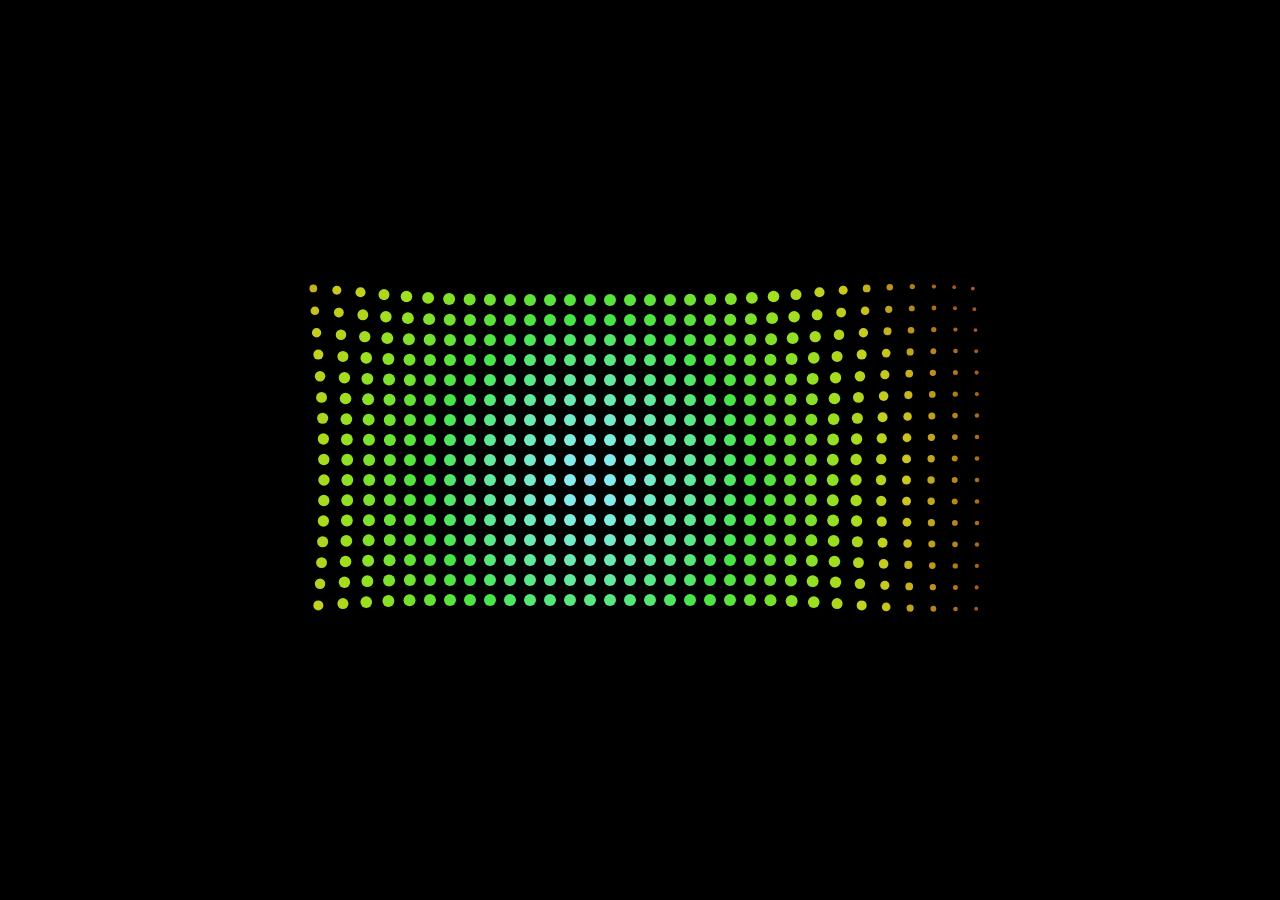
<file: anime-master/documentation/examples/advanced-staggering-2.html>
<!DOCTYPE html>
<html>
<head>
  <title>advanced staggering • anime.js</title>
  <meta charset="utf-8">
  <meta name="viewport" content="width=device-width, initial-scale=1, maximum-scale=1">
  <meta property="og:title" content="anime.js">
  <meta property="og:url" content="https://animejs.com">
  <meta property="og:description" content="Javascript Animation Engine">
  <meta property="og:image" content="https://animejs.com/documentation/assets/img/icons/og.png">
  <meta name="twitter:card" content="summary">
  <meta name="twitter:title" content="anime.js">
  <meta name="twitter:site" content="@juliangarnier">
  <meta name="twitter:description" content="Javascript Animation Engine">
  <meta name="twitter:image" content="https://animejs.com/documentation/assets/img/icons/twitter.png">
  <link rel="apple-touch-icon-precomposed" href="../assets/img/social-media-image.png">
  <link rel="icon" type="image/png" href="../assets/img/favicon.png" >
  <link href="../assets/css/animejs.css" rel="stylesheet">
  <link href="../assets/css/documentation.css" rel="stylesheet">
  <style>

    :root {
      font-size: 20px;
    }

    body {
      display: flex;
      flex-wrap: wrap;
      justify-content: center;
      align-items: center;
      height: 100vh;
      background-color: #000;
    }

    .stagger-visualizer {
      display: flex;
      flex-wrap: wrap;
      justify-content: center;
      align-items: center;
      position: relative;
      width: 32rem;
      height: 16rem;
    }

    .dots-wrapper {
      position: absolute;
      display: flex;
      flex-wrap: wrap;
      justify-content: center;
      align-items: center;
      width: 100%;
      height: 100%;
    }

    .stagger-visualizer .dot {
      position: relative;
      width: calc(1rem - 8px);
      height: calc(1rem - 8px);
      margin: 4px;
      border-radius: 50%;
      background-color: currentColor;
    }

  </style>
</head>
<body>

  <div class="stagger-visualizer">
    <div class="dots-wrapper"></div>
  </div>

</body>
<script type="module">

  import anime from '../../src/index.js';

  var advancedStaggeringAnimation = (function() {

    var staggerVisualizerEl = document.querySelector('.stagger-visualizer');
    var dotsWrapperEl = staggerVisualizerEl.querySelector('.dots-wrapper');
    var dotsFragment = document.createDocumentFragment();
    var grid = [32, 16];
    var cellSize = 1;
    var numberOfElements = grid[0] * grid[1];
    var animation;
    var paused = true;

    for (var i = 0; i < numberOfElements; i++) {
      var dotEl = document.createElement('div');
      dotEl.classList.add('dot');
      dotsFragment.appendChild(dotEl);
    }

    dotsWrapperEl.appendChild(dotsFragment);

    var index = anime.random(0, numberOfElements-1);
    var nextIndex = 0;

    function play() {

      paused = false;
      if (animation) animation.pause();

      nextIndex = anime.random(0, numberOfElements-1);

      var saturation = 75;

      var colorStart = anime.random(0, 256);
      var colorEnd = anime.random(0, 256);
      var colorRangeValue = [colorStart, colorEnd];
      var luminosityStart = anime.random(60, 80);
      var luminosityEnd = anime.random(20, 40);
      var luminosityRangeValue = [luminosityStart, luminosityEnd];

      function staggeredGridColors(el, i, total) {
        var hue = Math.round(anime.stagger(colorRangeValue, {grid: grid, from: index})(el, i, total));
        var luminosity = Math.round(anime.stagger(luminosityRangeValue, {grid: grid, from: index})(el, i, total));
        return 'hsl(' + hue + ', ' + saturation + '%, ' + luminosity + '%)';
      }

      animation = anime({
        targets: '.stagger-visualizer .dot',
        keyframes: [
          {
            zIndex: function(el, i, total) {
              return Math.round(anime.stagger([numberOfElements, 0], {grid: grid, from: index})(el, i, total));
            },
            translateX: anime.stagger('-.001rem', {grid: grid, from: index, axis: 'x'}),
            translateY: anime.stagger('-.001rem', {grid: grid, from: index, axis: 'y'}),
            duration: 200
          }, {
            translateX: anime.stagger('.075rem', {grid: grid, from: index, axis: 'x'}),
            translateY: anime.stagger('.075rem', {grid: grid, from: index, axis: 'y'}),
            scale: anime.stagger([2, .2], {grid: grid, from: index}),
            backgroundColor: staggeredGridColors,
            duration: 450
          }, {
            translateX: 0,
            translateY: 0,
            scale: 1,
            duration: 500,
          }
        ],
        delay: anime.stagger(60, {grid: grid, from: index}),
        easing: 'easeInOutQuad',
        complete: play
      }, 30)

      index = nextIndex;

    }

    play();

  })();

</script>
</html>
</file>
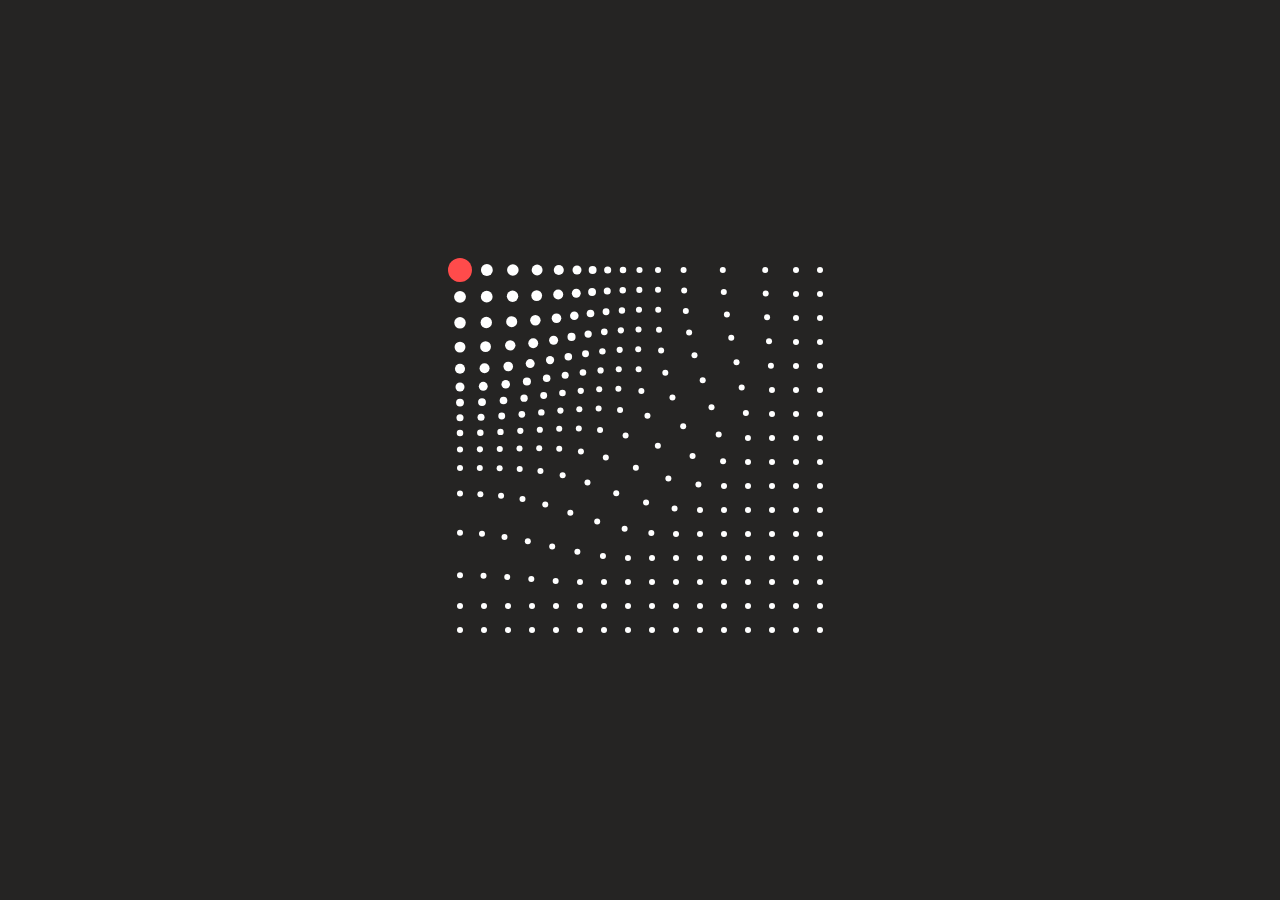
<file: anime-master/documentation/examples/advanced-staggering.html>
<!DOCTYPE html>
<html>
<head>
  <title>advanced staggering • anime.js</title>
  <meta charset="utf-8">
  <meta name="viewport" content="width=device-width, initial-scale=1, maximum-scale=1">
  <meta property="og:title" content="anime.js">
  <meta property="og:url" content="https://animejs.com">
  <meta property="og:description" content="Javascript Animation Engine">
  <meta property="og:image" content="https://animejs.com/documentation/assets/img/icons/og.png">
  <meta name="twitter:card" content="summary">
  <meta name="twitter:title" content="anime.js">
  <meta name="twitter:site" content="@juliangarnier">
  <meta name="twitter:description" content="Javascript Animation Engine">
  <meta name="twitter:image" content="https://animejs.com/documentation/assets/img/icons/twitter.png">
  <link rel="apple-touch-icon-precomposed" href="../assets/img/social-media-image.png">
  <link rel="icon" type="image/png" href="../assets/img/favicon.png" >
  <link href="../assets/css/animejs.css" rel="stylesheet">
  <link href="../assets/css/documentation.css" rel="stylesheet">
  <style>

    :root {
      font-size: 24px;
    }

    body {
      display: flex;
      flex-wrap: wrap;
      justify-content: center;
      align-items: center;
      height: 100vh;
    }

    .stagger-visualizer {
      position: relative;
      display: flex;
      flex-wrap: wrap;
      justify-content: center;
      align-items: center;
      width: 16rem;
      height: 16rem;
    }

    .stagger-visualizer .dot {
      position: relative;
      width: .25rem;
      height: .25rem;
      margin: .375rem;
      background-color: currentColor;
      border-radius: 50%;
    }

    .stagger-visualizer .cursor {
      position: absolute;
      z-index: 1;
      top: 0;
      left: 0;
      width: 1rem;
      height: 1rem;
      background-color: currentColor;
      border-radius: 50%;
    }

  </style>
</head>
<body>

  <div class="stagger-visualizer">
    <div class="cursor color-red"></div>
  </div>

</body>
<script type="module">

  import anime from '../../src/index.js';

  const staggerVisualizerEl = document.querySelector('.stagger-visualizer');
  const fragment = document.createDocumentFragment();
  const numberOfElements = 16*16;
  var animation;

  for (let i = 0; i < numberOfElements; i++) {
    const dotEl = document.createElement('div');
    dotEl.classList.add('dot');
    fragment.appendChild(dotEl);
  }

  staggerVisualizerEl.appendChild(fragment);

  let index = anime.random(0, numberOfElements);
  let nextIndex = 0;

  function animateGrid() {

    if (animation) animation.pause();

    nextIndex = anime.random(0, numberOfElements);

    anime.set('.cursor', {
      translateX: anime.stagger('-1rem', {grid: [16, 16], from: index, axis: 'x'}),
      translateY: anime.stagger('-1rem', {grid: [16, 16], from: index, axis: 'y'})
    });

    animation = anime.timeline({
      easing: 'easeInOutQuad',
      complete: animateGrid
    })
    .add({
      targets: '.cursor',
      keyframes: [
        { scale: .625 }, 
        { scale: 1.125 },
        { scale: 1 }
      ],
      duration: 600
    })
    .add({
      targets: '.dot',
      keyframes: [
        {
          translateX: anime.stagger('-.175rem', {grid: [16, 16], from: index, axis: 'x'}),
          translateY: anime.stagger('-.175rem', {grid: [16, 16], from: index, axis: 'y'}),
          duration: 200
        }, {
          translateX: anime.stagger('.125rem', {grid: [16, 16], from: index, axis: 'x'}),
          translateY: anime.stagger('.125rem', {grid: [16, 16], from: index, axis: 'y'}),
          scale: 2,
          duration: 500
        }, {
          translateX: 0,
          translateY: 0,
          scale: 1,
          duration: 600,
        }
      ],
      delay: anime.stagger(50, {grid: [16, 16], from: index})
    }, '-=600')
    .add({
      targets: '.cursor',
      translateX: { value: anime.stagger('-1rem', {grid: [16, 16], from: nextIndex, axis: 'x'}), duration: anime.random(400, 1200) },
      translateY: { value: anime.stagger('-1rem', {grid: [16, 16], from: nextIndex, axis: 'y'}), duration: anime.random(400, 1200) },
      easing: 'easeOutSine'
    }, '-=1100')

    index = nextIndex;

  }

  animateGrid();

</script>
</html>
</file>
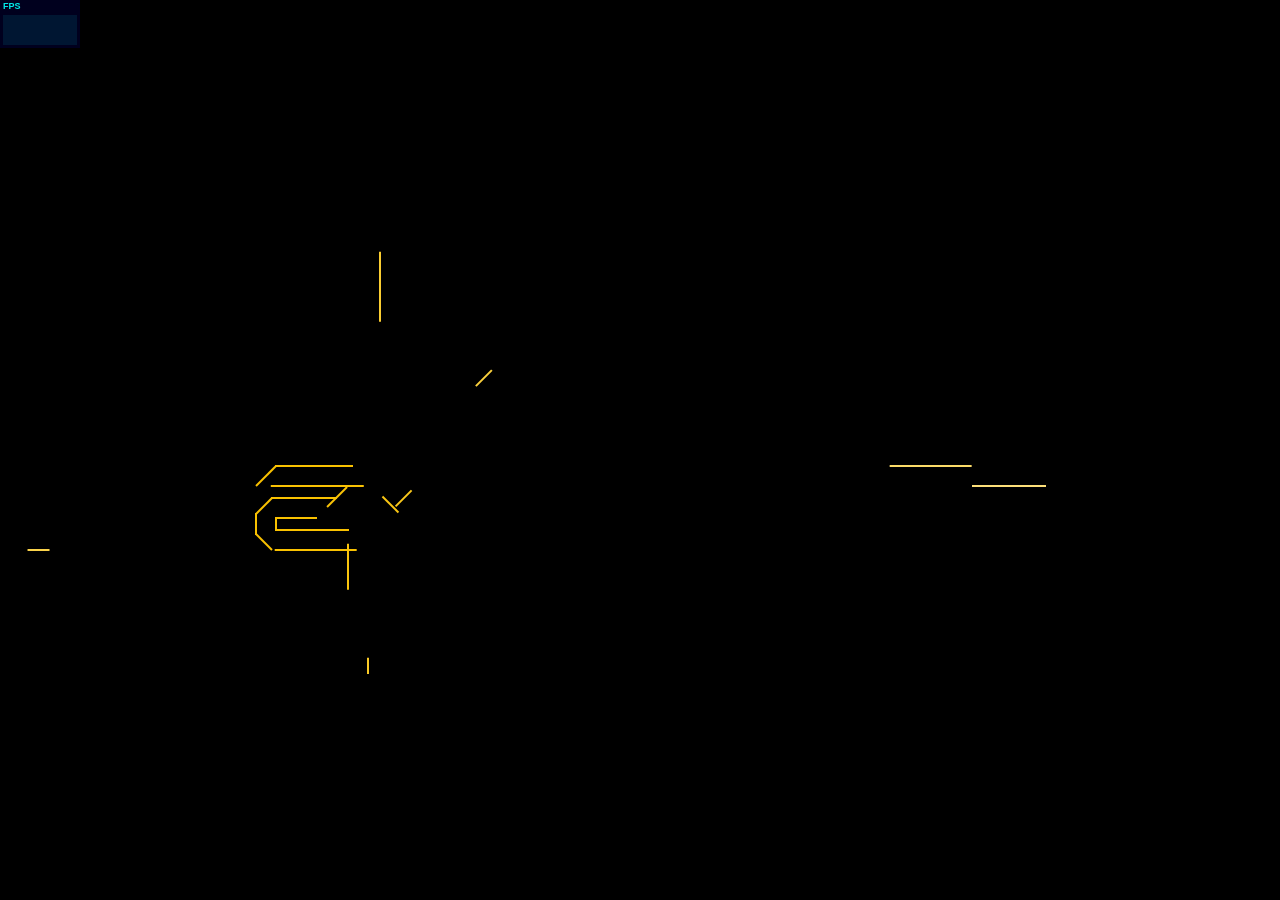
<file: anime-master/documentation/examples/animejs-mgs-logo-animation.html>
<!DOCTYPE html>
<html>
<head>
  <title>Anime MGS logo animation | anime.js</title>
  <meta charset="utf-8">
  <meta name="viewport" content="width=device-width, initial-scale=1, maximum-scale=1">
  <meta property="og:title" content="anime.js">
  <meta property="og:url" content="https://animejs.com">
  <meta property="og:description" content="Javascript Animation Engine">
  <meta property="og:image" content="https://animejs.com/documentation/assets/img/icons/og.png">
  <meta name="twitter:card" content="summary">
  <meta name="twitter:title" content="anime.js">
  <meta name="twitter:site" content="@juliangarnier">
  <meta name="twitter:description" content="Javascript Animation Engine">
  <meta name="twitter:image" content="https://animejs.com/documentation/assets/img/icons/twitter.png">
  <link rel="apple-touch-icon-precomposed" href="../assets/img/social-media-image.png">
  <link rel="icon" type="image/png" href="../assets/img/favicon.png">
  <link href="../assets/css/animejs.css" rel="stylesheet">
  <link href="../assets/css/documentation.css" rel="stylesheet">
  <script src="../../lib/anime.min.js"></script>
  <!-- <script src="../assets/js/anime/anime.2.2.0.js"></script> -->
  <style>

    html,
    body {
      background-color: black;
    }

    section {
      position: absolute;
      width: 100%;
      height: 100%;
      display: flex;
      justify-content: center;
    }

    .mgs-logo { margin: auto; }
    .vert { transform-origin: center bottom; }
    .hori { transform-origin: 0% 50%; }
    .diag-left { transform-origin: 100% 100%; }
    .diag-right { transform-origin: 100% 0%; }

    .stripes path,
    .text-fills path,
    .katakana path,
    .line {
      opacity: 0
    }

  </style>
</head>
<body>
  <section>
    <svg class="mgs-logo" width="100%" height="448" viewBox="0 0 1024 448">
      <g class="stripes" transform="translate(321.000000, 160.000000)" fill="#FFF">
        <path d="M8,20 L12,16 L92,16 L88,20 L8,20 L8,20 L8,20 L8,20 Z" class="stripe stripe-left"></path>
        <path d="M4,24 L0,28 L80,28 L84,24 L4,24 L4,24 L4,24 L4,24 Z" class="stripe stripe-left"></path>
        <path d="M16,12 L20,8 L100,8 L96,12 L16,12 L16,12 L16,12 L16,12 Z" class="stripe stripe-left"></path>
        <path d="M24,4 L28,0 L108,7.10542736e-15 L104,4 L24,4 L24,4 L24,4 L24,4 Z" class="stripe stripe-left"></path>
      </g>
      <g class="stripes" transform="translate(592.000000, 160.000000)" fill="#FFF">
        <path d="M8,20 L12,16 L92,16 L88,20 L8,20 L8,20 L8,20 L8,20 Z" class="stripe stripe-right"></path>
        <path d="M4,24 L0,28 L80,28 L84,24 L4,24 L4,24 L4,24 L4,24 Z" class="stripe stripe-right"></path>
        <path d="M16,12 L20,8 L100,8 L96,12 L16,12 L16,12 L16,12 L16,12 Z" class="stripe stripe-right"></path>
        <path d="M24,4 L28,0 L108,7.10542736e-15 L104,4 L24,4 L24,4 L24,4 L24,4 Z" class="stripe stripe-right"></path>
      </g>
      <g class="katakana" transform="translate(202.000000, 128.000000)" fill="#FFF">
        <path d="M55,33 L56,32 L136,32 L135,33 L55,33 Z" data-d="M0,92 L60,32 L140,32 L80,92 L0,92 Z"></path>
        <path d="M28,28 L29,28 L1,0 L0,0 L28,28 Z" data-d="M32,28 L230,28 L202,0 L4,0 L32,28 Z"></path>
        <path d="M232,28 L204,0 L205,0 L233,28 L232,28 Z" data-d="M236,28 L208,0 L388,0 L416,28 L236,28 Z"></path>
        <path d="M169,92 L197,64 L199,64 L171,92 L169,92 Z" data-d="M173,92 L201,64 L381,64 L353,92 L173,92 Z"></path>
        <path d="M435,92 L355,92 L356,91 L436,91 L435,92 Z" data-d="M439,92 L359,92 L387,64 L467,64 L439,92 Z"></path>
        <path d="M497,28 L498,28 L470,0 L469,0 L497,28 Z" data-d="M422,28 L502,28 L474,0 L394,0 L422,28 Z"></path>
        <path d="M476,65 L556,65 L555,64 L475,64 L476,65 Z" data-d="M507,92 L587,92 L559,64 L479,64 L507,92 Z"></path>
        <path d="M554,59 L553,60 L473,60 L474,59 L554,59 Z" data-d="M617,0 L557,60 L477,60 L537,0 L617,0 Z"></path>
      </g>
      <g class="text-fills" transform="translate(128.000000, 240.000000)" fill="#FFF">
        <path d="M0,48 L0,68 L16,84 L96,84 L112,68 L112,16 L96,0 L20,0 L0,20 L92,20 L92,64 L20,64 L20,52 L60,52 L80,32 L16,32 L0,48 Z" id="a"></path>
        <path d="M216,84 L236,84 L236,16 L220,0 L140,0 L124,16 L124,84 L144,84 L144,20 L216,20 L216,84 L216,84 Z" id="n"></path>
        <path d="M248,0 L268,0 L268,84 L248,84 L248,0 Z" id="i"></path>
        <path d="M300,20 L300,84 L280,84 L280,16 L296,0 L408,0 L424,16 L424,84 L404,84 L404,20 L362,20 L362,84 L342,84 L342,20 L300,20 Z" id="m"></path>
        <path d="M548,36 L548,16 L532,2.55795385e-13 L452,2.4158453e-13 L436,16 L436,68 L452,84 L528,84 L548,64 L456,64 L456,20 L528,20 L528,32 L488,32 L468,52 L532,52 L548,36 L548,36 Z" id="e"></path>
        <path d="M562,64 L582,84 L626,84 L642,68 L642,0 L622,0 L622,64 L562,64 Z" id="j"></path>
        <path d="M674,20 L766,20 L746,0 L670,0 L654,16 L654,36 L670,52 L746,52 L746,64 L654,64 L674,84 L750,84 L766,68 L766,48 L750,32 L674,32 L674,20 Z" id="s"></path>
      </g>
      <g stroke="#FFF" stroke-width="2" fill="none" fill-rule="evenodd">
        <path d="M148,292 L148,304" class="line vert" stroke-linecap="square"></path>
        <path d="M128,288 L128,308" class="line vert" stroke-linecap="square"></path>
        <path d="M148,240 L128,260" class="line diag-right"></path>
        <path d="M128,308 L144,324" class="line diag-left"></path>
        <path d="M144,272 L128,288" class="line diag-right"></path>
        <path d="M148,240 L224,240" class="line hori" stroke-linecap="square"></path>
        <path d="M144,272 L208,272" class="line hori" stroke-linecap="square"></path>
        <path d="M148,292 L188,292" class="line hori" stroke-linecap="square"></path>
        <path d="M148,304 L220,304" class="line hori" stroke-linecap="square"></path>
        <path d="M144,324 L224,324" class="line hori" stroke-linecap="square"></path>
        <path d="M129,260 L220,260" class="line hori" stroke-linecap="square"></path>
        <path d="M208,272 L188,292" class="line diag-right"></path>
        <path d="M220,260 L220,304" class="line vert" stroke-linecap="square"></path>
        <path d="M224,240 L240,256" class="line diag-left"></path>
        <path d="M240,308 L224,324" class="line diag-right"></path>
        <path d="M240,256 L240,308" class="line vert" stroke-linecap="square"></path>
        <path d="M252,256 L252,324" class="line vert" stroke-linecap="square"></path>
        <path d="M268,240 L252,256" class="line diag-right"></path>
        <path d="M252,324 L272,324" class="line hori" stroke-linecap="square"></path>
        <path d="M272,260 L272,324" class="line vert" stroke-linecap="square"></path>
        <path d="M268,240 L348,240" class="line hori" stroke-linecap="square"></path>
        <path d="M272,260 L344,260" class="line hori" stroke-linecap="square"></path>
        <path d="M344,260 L344,324" class="line vert" stroke-linecap="square"></path>
        <path d="M348,240 L364,256" class="line diag-left"></path>
        <path d="M344,324 L364,324" class="line hori" stroke-linecap="square"></path>
        <path d="M364,256 L364,324" class="line vert" stroke-linecap="square"></path>
        <path d="M376,240 L376,324" class="line vert" stroke-linecap="square"></path>
        <path d="M376,324 L396,324" class="line hori" stroke-linecap="square"></path>
        <path d="M376,240 L396,240" class="line hori" stroke-linecap="square"></path>
        <path d="M396,240 L396,324" class="line vert" stroke-linecap="square"></path>
        <path d="M408,256 L408,324" class="line vert" stroke-linecap="square"></path>
        <path d="M424,240 L408,256" class="line diag-right"></path>
        <path d="M408,324 L428,324" class="line hori" stroke-linecap="square"></path>
        <path d="M428,261 L428,323" class="line vert" stroke-linecap="square"></path>
        <path d="M424,240 L536,240" class="line hori" stroke-linecap="square"></path>
        <path d="M428,260 L470,260" class="line hori" stroke-linecap="square"></path>
        <path d="M470,261 L470,323" class="line vert" stroke-linecap="square"></path>
        <path d="M470,324 L490,324" class="line hori" stroke-linecap="square"></path>
        <path d="M490,261 L490,323" class="line vert" stroke-linecap="square"></path>
        <path d="M490,260 L532,260" class="line hori" stroke-linecap="square"></path>
        <path d="M532,261 L532,323" class="line vert" stroke-linecap="square"></path>
        <path d="M536,240 L552,256" class="line diag-left"></path>
        <path d="M532,324 L552,324" class="line hori" stroke-linecap="square"></path>
        <path d="M552,256 L552,324" class="line vert" stroke-linecap="square"></path>
        <path d="M564,256 L564,308" class="line vert" stroke-linecap="square"></path>
        <path d="M564,308 L580,324" class="line diag-left"></path>
        <path d="M580,240 L564,256" class="line diag-right"></path>
        <path d="M584,260 L584,304" class="line vert" stroke-linecap="square"></path>
        <path d="M616,272 L596,292" class="line diag-right"></path>
        <path d="M580,240 L660,240" class="line hori" stroke-linecap="square"></path>
        <path d="M584,260 L656,260" class="line hori" stroke-linecap="square"></path>
        <path d="M580,324 L656,324" class="line hori" stroke-linecap="square"></path>
        <path d="M596,292 L660,292" class="line hori" stroke-linecap="square"></path>
        <path d="M616,272 L656,272" class="line hori" stroke-linecap="square"></path>
        <path d="M656,260 L656,272" class="line vert" stroke-linecap="square"></path>
        <path d="M660,240 L676,256" class="line diag-left"></path>
        <path d="M676,304 L656,324" class="line diag-right"></path>
        <path d="M676,276 L660,292" class="line diag-right"></path>
        <path d="M584,304 L676,304" class="line hori" stroke-linecap="square"></path>
        <path d="M676,256 L676,276" class="line vert" stroke-linecap="square"></path>
        <path d="M690,304 L710,324" class="line diag-left"></path>
        <path d="M690,304 L750,304" class="line hori" stroke-linecap="square"></path>
        <path d="M710,324 L754,324" class="line hori" stroke-linecap="square"></path>
        <path d="M750,240 L750,304" class="line vert" stroke-linecap="square"></path>
        <path d="M770,308 L754,324" class="line diag-right"></path>
        <path d="M750,240 L770,240" class="line hori" stroke-linecap="square"></path>
        <path d="M770,240 L770,308" class="line vert" stroke-linecap="square"></path>
        <path d="M782,256 L782,276" class="line vert" stroke-linecap="square"></path>
        <path d="M782,276 L798,292" class="line diag-left"></path>
        <path d="M782,304 L802,324" class="line diag-left"></path>
        <path d="M798,240 L782,256" class="line diag-right"></path>
        <path d="M802,260 L802,272" class="line vert" stroke-linecap="square"></path>
        <path d="M798,240 L874,240" class="line hori" stroke-linecap="square"></path>
        <path d="M802,272 L878,272" class="line hori" stroke-linecap="square"></path>
        <path d="M802,324 L878,324" class="line hori" stroke-linecap="square"></path>
        <path d="M798,292 L874,292" class="line hori" stroke-linecap="square"></path>
        <path d="M782,304 L874,304" class="line hori" stroke-linecap="square"></path>
        <path d="M874,292 L874,304" class="line vert" stroke-linecap="square"></path>
        <path d="M878,272 L894,288" class="line diag-left"></path>
        <path d="M874,240 L894,260" class="line diag-left"></path>
        <path d="M894,308 L878,324" class="line diag-right"></path>
        <path d="M802,260 L894,260" class="line hori" stroke-linecap="square"></path>
        <path d="M894,288 L894,308" class="line vert" stroke-linecap="square"></path>
      </g>
    </svg>
  </section>
  <script>

  var logoAnimation = anime.timeline({
    direction: 'alternate',
    loop: true
  });

  logoAnimation
  .add({
      targets: '.stripes path',
      translateX: [-1000, 0],
      opacity: {
        value: 1,
        duration: 100
      },
      fill: '#F9C100',
      delay: (el, i) => 2200 + (i * 75),
      duration: 400,
      easing: 'easeOutExpo',
    }, 0)
  .add({
      targets: '.katakana path',
      d: (el) => el.getAttribute('data-d'),
      opacity: {
        value: [0, 1],
        duration: 100
      },
      fill: '#F9C100',
      delay: (el, i) => 2400 + (i * 120),
      duration: 1200,
      easing: 'easeOutCirc',
    }, 0)
    .add({
      targets: '.text-fills path',
      opacity: [0, 1],
      fill: '#F9C100',
      easing: 'easeOutExpo',
      duration: 200,
      delay: (t, i) => 3300 + (anime.random(0, 450)),
    }, 0)
    .add({
      targets: '.line',
      translateX: (target) => {
        let x = 1200;
        let translate;
        if (target.classList.contains('hori')) translate = anime.random(0, 1) ? x : -x;
        if (target.classList.contains('diag-right') || target.classList.contains('diag-left')) translate =  x / 3;
        return [translate, 0];
      },
      translateY: (target) => {
        let y = 1200;
        let translate;
        if (target.classList.contains('vert')) translate = anime.random(0, 1) ? y : -y;
        if (target.classList.contains('diag-right')) translate =  -y / 3;
        if (target.classList.contains('diag-left')) translate =  y / 3;
        return [translate, 0];
      },
      stroke: '#F9C100',
      opacity: {
        value: [0, 1],
        duration: 100,
      },
      delay: (t, i) => (i * 25),
      duration: 500,
      easing: 'easeOutSine',
    }, 0);

  </script>
  <script src="../assets/js/vendors/stats.min.js"></script>
</body>
</html>
</file>
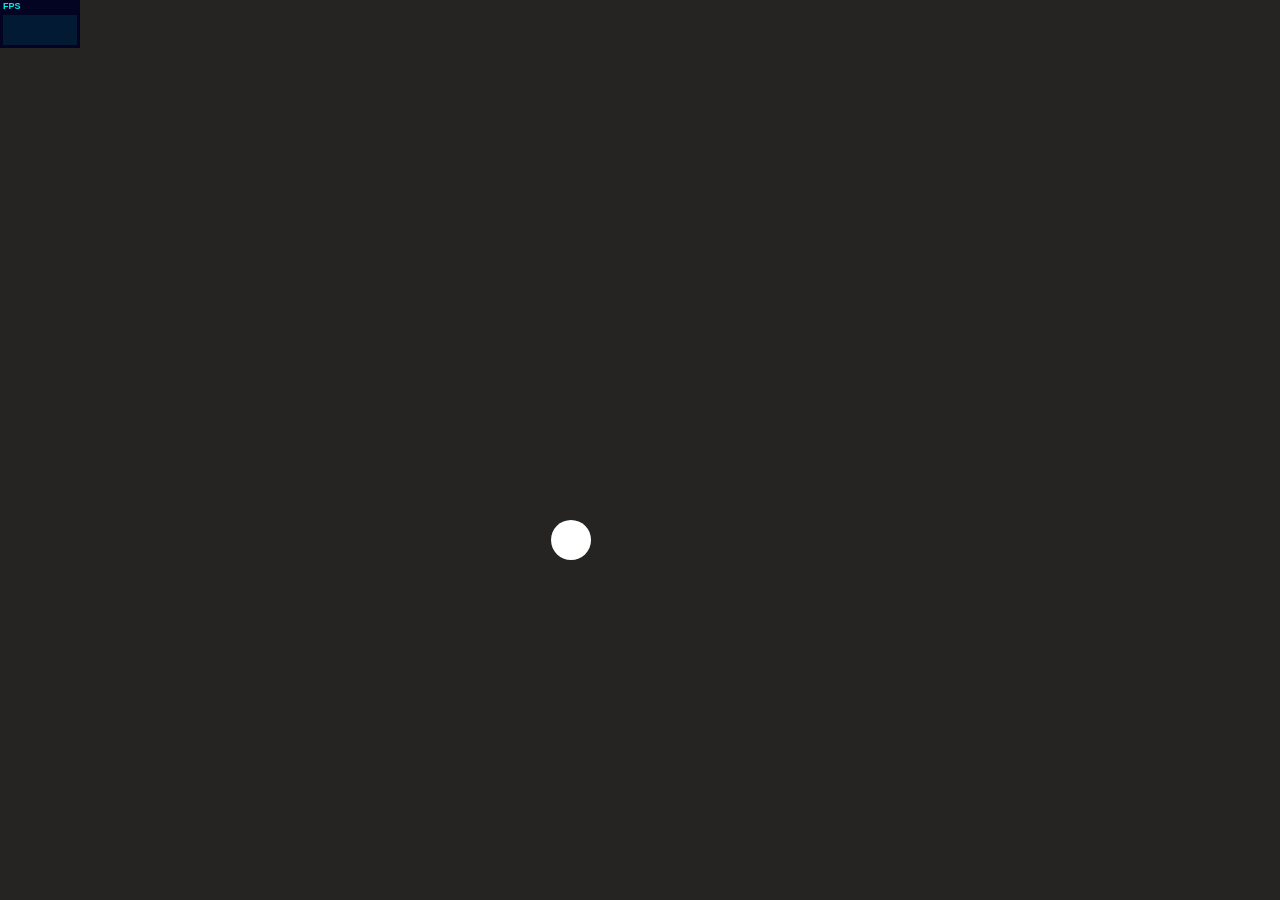
<file: anime-master/documentation/examples/animejs-v2-logo-animation.html>
<!DOCTYPE html>
<html>
<head>
  <title>Anime logo animation | anime.js</title>
  <meta charset="utf-8">
  <meta name="viewport" content="width=device-width, initial-scale=1, maximum-scale=1">
  <meta property="og:title" content="anime.js">
  <meta property="og:url" content="https://animejs.com">
  <meta property="og:description" content="Javascript Animation Engine">
  <meta property="og:image" content="https://animejs.com/documentation/assets/img/icons/og.png">
  <meta name="twitter:card" content="summary">
  <meta name="twitter:title" content="anime.js">
  <meta name="twitter:site" content="@juliangarnier">
  <meta name="twitter:description" content="Javascript Animation Engine">
  <meta name="twitter:image" content="https://animejs.com/documentation/assets/img/icons/twitter.png">
  <link rel="apple-touch-icon-precomposed" href="../assets/img/social-media-image.png">
  <link rel="icon" type="image/png" href="../assets/img/favicon.png">
  <link href="../assets/css/animejs.css" rel="stylesheet">
  <link href="../assets/css/documentation.css" rel="stylesheet">
  <script src="../../lib/anime.min.js"></script>
  <!-- <script src="../assets/js/anime/anime.2.2.0.js"></script> -->
  <style>
    body {
      opacity: 0;
      display: flex;
      flex-direction: column;
      justify-content: center;
    }
    body.ready {
      opacity: 1;
    }
    .logo-animation {
      display: flex;
      align-items: center;
      justify-content: center;
      width: 100%;
      margin-top: -40px;
    }
    .letters {
      position: relative;
      display: flex;
      width: 682px;
      height: 162px;
    }
    .letter {
      position: relative;
      width: 162px;
      height: 162px;
    }
    .letter:not(:first-child) {
      margin-left: -42px;
    }
    .letter-i {
      z-index: 1;
      width: 82px;
      transform-origin: 100% 50%;
    }
    .dot {
      position: absolute;
      width: 42px;
      height: 42px;
      transform: scale(0);
    }
    .dot-i {
      top: 0;
      left: 240px;
    }
    .dot-e {
      bottom: 0;
      right: 0;
    }
    .logo-icon {
      display: flex;
      position: absolute;
      left: 230px;
      top: -10px;
      width: 222px;
      height: 62px;
    }
    .icon {
      width: 62px;
      height: 62px;
      opacity: 0;
    }
    .icon-text {
      position: absolute;
      top: 60px;
      left: 60px;
      width: 160px;
      height: 62px;
    }
    .icon-text path,
    .icon-text polygon {
      opacity: 0;
    }
  </style>
</head>
<body>
  <div class="logo-animation">
    <div class="letters">
      <div class="letter letter-a">
        <svg viewBox="0 0 162 162">
          <g fill="none" fill-rule="evenodd" stroke="#5E89FB">
            <path class="fill in" stroke-width="40" d="M101 141H81a60 60 0 1 1 0-120c33.14 0 59 26.86 60 60v80"/>
            <path class="fill out" stroke-width="40" d="M141 161V81c-1-33.14-26.86-60-60-60a60 60 0 1 0 0 120h20"/>
            <path class="line out" stroke-width="2" d="M121 161V81.33C120.18 58.59 102.7 41 81 41a40 40 0 1 0 0 80h20v40H81A80 80 0 1 1 81 1c43.8 0 78.66 35.27 80 79.7V161h-40z"/>
          </g>
        </svg>
      </div>
      <div class="letter letter-n">
        <svg viewBox="0 0 162 162">
          <g fill="none" fill-rule="evenodd" stroke="#FB155A">
            <path class="fill in" stroke-width="40" d="M21 161V1"/>
            <path class="fill out" stroke-width="40" d="M21 1v160"/>
            <path class="fill in" stroke-width="40" d="M21 161V81c1-33.14 26.86-60 60-60a60 60 0 0 1 60 60v80"/>
            <path class="fill out" stroke-width="40" d="M141 161V81a60 60 0 0 0-60-60c-33.14 0-59 26.86-60 60v80"/>
            <path class="line out" stroke-width="2" d="M41 161V1H1v160h40z"/>
            <path class="line out" stroke-width="2" d="M1 161V80.4C2.35 36.27 37.2 1 81 1a80 80 0 0 1 80 80v80h-40V81a40 40 0 0 0-40-40c-21.7 0-39.18 17.59-40 40.33V161H1z"/>
          </g>
        </svg>
      </div>
      <div class="letter letter-i">
        <svg viewBox="0 0 82 162">
          <g fill="none" fill-rule="evenodd" stroke="#18FF92">
            <path class="fill in" stroke-width="40" d="M21 61v20a60 60 0 0 0 60 60"/>
            <path class="fill out" stroke-width="40" d="M81 141a60 60 0 0 1-60-60V61"/>
            <path class="line out" stroke-width="2" d="M81 121a40 40 0 0 1-40-40V61H1v20a80 80 0 0 0 80 80v-40z"/>
          </g>
        </svg>
      </div>
      <div class="letter letter-m-1">
        <svg viewBox="0 0 162 162">
          <g fill="none" fill-rule="evenodd" stroke="#5E89FB">
            <path class="fill in" stroke-width="40" d="M21 161V1"/>
            <path class="fill out" stroke-width="40" d="M21 1v160"/>
            <path class="fill in" stroke-width="40" d="M21 161V81c1-33.14 26.86-60 60-60a60 60 0 0 1 60 60v80"/>
            <path class="fill out" stroke-width="40" d="M141 161V81a60 60 0 0 0-60-60c-33.14 0-59 26.86-60 60v80"/>
            <path class="line out" stroke-width="2" d="M41 161V1H1v160h40z"/>
            <path class="line out" stroke-width="2" d="M1 161V80.4C2.35 36.27 37.2 1 81 1a80 80 0 0 1 80 80v80h-40V81a40 40 0 0 0-40-40c-21.7 0-39.18 17.59-40 40.33V161H1z"/>
          </g>
        </svg>
      </div>
      <div class="letter letter-m-2">
        <svg viewBox="0 0 162 162">
          <g fill="none" fill-rule="evenodd" stroke="#FB155A">
            <path class="fill in" stroke-width="40" d="M21 161V81c1-33.14 26.86-60 60-60a60 60 0 0 1 60 60v80"/>
            <path class="fill out" stroke-width="40" d="M141 161V81a60 60 0 0 0-60-60c-33.14 0-59 26.86-60 60v80"/>
            <path class="line out" stroke-width="2" d="M1 161V80.4C2.35 36.27 37.2 1 81 1a80 80 0 0 1 80 80v80h-40V81a40 40 0 0 0-40-40c-21.7 0-39.18 17.59-40 40.33V161H1z"/>
          </g>
        </svg>
      </div>
      <div class="letter letter-e">
        <svg viewBox="0 0 162 162">
          <g fill="none" fill-rule="evenodd" stroke="#18FF92">
            <path class="fill in" stroke-width="40" d="M81 101h60V81c-1-33.14-26.86-60-60-60a60 60 0 1 0 0 120"/>
            <path class="fill out" stroke-width="40" d="M81 141a60 60 0 1 1 0-120c33.14 0 59 26.86 60 60v20H81"/>
            <path class="line out" stroke-width="2" d="M81 81v40h80V80.7C159.66 36.27 124.8 1 81 1a80 80 0 1 0 0 160v-40a40 40 0 1 1 0-80c21.6 0 39.01 17.42 39.99 40H81z"/>
          </g>
        </svg>
      </div>
      <div class="logo-icon">
        <div class="icon">
          <svg viewBox="0 0 62 62">
            <g fill="none" fill-rule="evenodd" stroke-width="2" transform="translate(1 1)">
              <path class="icon-curve" stroke="#FF1554" d="M0 16a80.88 80.88 0 0 1 44 44"/>
              <path class="icon-line" stroke="#5E89FB" d="M4 0h54a2 2 0 0 1 2 2.01V58A2 2 0 0 1 58 60H2a2 2 0 0 1-2-2.01V2A2 2 0 0 1 2 0h2z"/>
              <rect width="40" height="40" x="10" y="10" stroke="#18FF92" rx="20"/>
            </g>
          </svg>
        </div>
        <div class="icon-text">
          <svg viewBox="0 0 160 62">
            <g fill="#FBF3FB" fill-rule="evenodd">
              <path d="M27.33 18h1.73l10.15 25.7h-1.69l-3.24-8.24H21.97l-3.28 8.24H17L27.33 18zm6.45 16.1l-5.51-14.55h-.07l-5.73 14.54h11.3z"/>
              <polygon points="51.334 18 53.314 18 69.55 41.58 69.622 41.58 69.622 18 71.206 18 71.206 43.704 69.334 43.704 52.99 19.944 52.918 19.944 52.918 43.704 51.334 43.704"/>
              <polygon points="86.027 18 87.611 18 87.611 43.704 86.027 43.704"/>
              <polygon points="102.433 18 104.701 18 114.745 41.94 114.817 41.94 124.753 18 127.021 18 127.021 43.704 125.437 43.704 125.437 19.944 125.365 19.944 115.573 43.704 113.989 43.704 104.089 19.944 104.017 19.944 104.017 43.704 102.433 43.704"/>
              <polygon points="141.843 18 159.123 18 159.123 19.368 143.427 19.368 143.427 29.664 158.187 29.664 158.187 31.032 143.427 31.032 143.427 42.336 159.303 42.336 159.303 43.704 141.843 43.704"/>
            </g>
          </svg>
        </div>
      </div>
      <div class="dot dot-i">
        <svg viewBox="0 0 42 42">
          <g fill="none" fill-rule="evenodd">
            <rect width="40" height="40" x="1" y="1" fill="#17F28C" rx="20"/>
          </g>
        </svg>
      </div>
      <div class="dot dot-e">
        <svg viewBox="0 0 42 42">
          <g fill="none" fill-rule="evenodd">
            <rect width="40" height="40" x="1" y="1" fill="#FFFFFF" rx="20"/>
          </g>
        </svg>
      </div>
    </div>
  </div>
  <script>

    var logoAnimation = (function() {

      var logoEl = document.querySelector('.logo-animation');
      var pathEls = document.querySelectorAll('.logo-animation path:not(.icon-curve)');
      var innerWidth = window.innerWidth;
      var maxWidth = 740;
      var logoScale = innerWidth <= maxWidth ? innerWidth / maxWidth : 1;
      var logoTimeline = anime.timeline({ autoplay: false, direction: 'alternate', loop: true });

      logoEl.style.transform = 'translateY(50px) scale('+logoScale+')';

      for (var i = 0; i < pathEls.length; i++) {
        var el = pathEls[i];
        el.setAttribute('stroke-dashoffset', anime.setDashoffset(el));
      }

      logoTimeline
        .add({
          targets: '.dot-e',
          translateX: [
            { value: -600, duration: 520, delay: 200, easing: 'easeInQuart' },
            { value: [-100, 0], duration: 500, delay: 1000, easing: 'easeOutQuart' }
          ],
          scale: [
            { value: [0, 1], duration: 200, easing: 'easeOutBack' },
            { value: 0, duration: 20, delay: 500, easing: 'easeInQuart' },
            { value: 1, duration: 200, delay: 1000, easing: 'easeOutQuart' },
            { value: 0, duration: 400, delay: 500, easing: 'easeInBack' }
          ]
        }, 0)
        .add({
          targets: '.dot-i',
          translateY: { value: [-200, 0], duration: 500, elasticity: 400 },
          scale: [
            { value: [0, 1], duration: 100, easing: 'easeOutQuart' },
            { value: 0, duration: 400, delay: 1400, easing: 'easeInBack' }
          ],
          delay: 1200
        }, 0)
        .add({
          targets: '.fill.in',
          strokeDashoffset: {
            value: [anime.setDashoffset, 0],
            duration: 600,
            delay: function(el, i, t) { return 700 + ( i * 100 ); },
            easing: 'easeOutQuart'
          },
          stroke: {
            value: ['#FFF', function(el) { return anime.get(el.parentNode, 'stroke') } ],
            duration: 500,
            delay: 500,
            easing: 'easeInQuad'
          },
          opacity: {
            value: 0,
            duration: 1,
            delay: function(el, i, t) { return 1900 + ( i * 80 ); },
          }
        }, 0)
        .add({
          targets: '.fill.out',
          strokeDashoffset: [
            { value: [anime.setDashoffset, anime.setDashoffset], duration: 1890 },
            {
              value: [0, anime.setDashoffset],
              duration: 800,
              delay: function(el, i) { return (i * 80); },
              easing: 'easeInQuart'
            }
          ]
        }, 0)
        .add({
          targets: '.line.out',
          strokeDashoffset: {
            value: [0, anime.setDashoffset],
            duration: 1200,
            delay: function(el, i, t) { return 2500 + ( i * 100 ); },
            easing: 'easeInQuart'
          },
          strokeWidth: {
            value: [0, 2],
            delay: function(el, i, t) { return 2000 + ( i * 100 ); },
            duration: 200,
            easing: 'linear'
          }
        }, 0)
        .add({
          targets: '.icon',
          opacity: { value: 1, duration: 10, delay: 2800, easing: 'linear' },
          translateY: { value: 60, duration: 800 },
          delay: 4200
        }, 0)
        .add({
          targets: '.icon-line',
          strokeDashoffset: [
            { value: [anime.setDashoffset, anime.setDashoffset], duration: 3000 },
            { value: 0, duration: 1200, easing: 'easeInOutQuart' }
          ],
          strokeWidth: {
            value: [8, 2],
            delay: 3000,
            duration: 800,
            easing: 'easeInQuad'
          },
          stroke: {
            value: ['#FFF', function(el) { return anime.get(el, 'stroke') } ],
            duration: 800,
            delay: 3400,
            easing: 'easeInQuad'
          }
        }, 0)
        .add({
          targets: ['.icon-text path', '.icon-text polygon'],
          translateY: [50, 0],
          opacity: { value: [0, 1], duration: 100, easing: 'linear' },
          delay: function(el, i, t) { return 4200 + ( i * 20 ); }
        }, 0)
        
      function init() {
        document.body.classList.add('ready');
        logoTimeline.play();
      }

      return {
        init: init
      }

    })();

    window.onload = function() {
      logoAnimation.init();
    }

  </script>
  <script src="../assets/js/vendors/stats.min.js"></script>
</body>
</html>
</file>
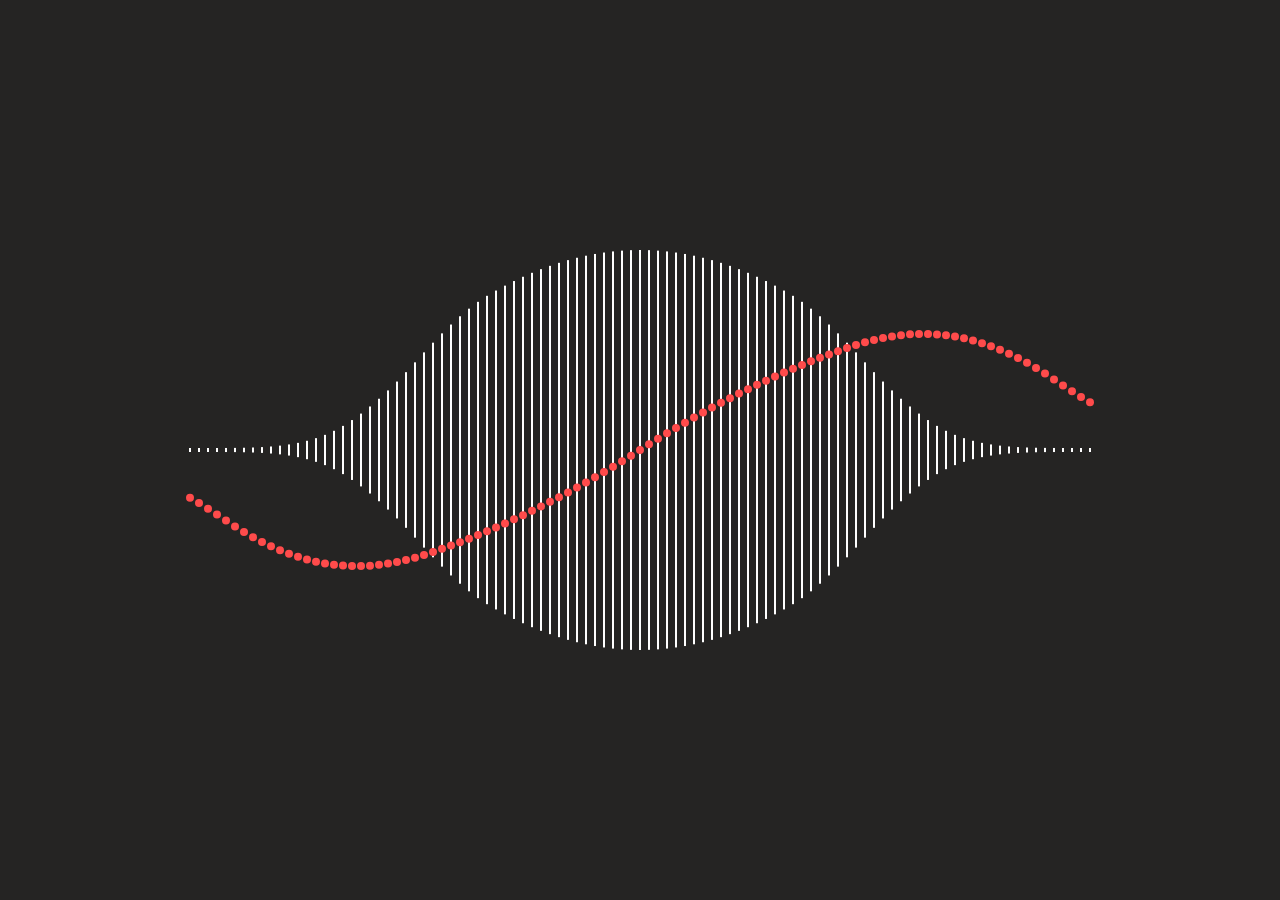
<file: anime-master/documentation/examples/built-in-easings.html>
<!DOCTYPE html>
<html>
<head>
  <title>built-in easings • anime.js</title>
  <meta charset="utf-8">
  <meta name="viewport" content="width=device-width, initial-scale=1, maximum-scale=1">
  <meta property="og:title" content="anime.js">
  <meta property="og:url" content="https://animejs.com">
  <meta property="og:description" content="Javascript Animation Engine">
  <meta property="og:image" content="https://animejs.com/documentation/assets/img/icons/og.png">
  <meta name="twitter:card" content="summary">
  <meta name="twitter:title" content="anime.js">
  <meta name="twitter:site" content="@juliangarnier">
  <meta name="twitter:description" content="Javascript Animation Engine">
  <meta name="twitter:image" content="https://animejs.com/documentation/assets/img/icons/twitter.png">
  <link rel="apple-touch-icon-precomposed" href="../assets/img/social-media-image.png">
  <link rel="icon" type="image/png" href="../assets/img/favicon.png" >
  <link href="../assets/css/animejs.css" rel="stylesheet">
  <link href="../assets/css/documentation.css" rel="stylesheet">
  <style>

    :root {
      font-size: 24px;
    }

    body {
      display: flex;
      flex-wrap: wrap;
      justify-content: center;
      align-items: center;
      height: 100vh;
    }

    .easing-visualizer {
      position: relative;
      display: flex;
      align-items: center;
      justify-content: space-between;
      width: 100%;
      max-width: 908px;
      padding-bottom: 50%;
    }

    .easing-visualizer .wrapper {
      position: absolute;
      bottom: 0;
      display: flex;
      align-items: center;
      justify-content: space-between;
      width: 100%;
      height: 100%;
    }

    .easing-visualizer .bar {
      width: 2px;
      height: 4px;
      margin: 0 3px;
      background-color: currentColor;
      transform-origin: 50% 50%;
    }

    .easing-visualizer .dot {
      position: relative;
      width: 8px;
      height: 8px;
      background-color: currentColor;
      border-radius: 50%;
    }

  </style>
</head>
<body>

  <div class="easing-visualizer">
    <div class="wrapper bars-wrapper"></div>
    <div class="wrapper dots-wrapper"></div>
  </div>

</body>
<script type="module">

  import anime from '../../src/index.js';

  const easingVisualizerEl = document.querySelector('.easing-visualizer');
  const barsWrapperEl = easingVisualizerEl.querySelector('.bars-wrapper');
  const dotsWrapperEl = easingVisualizerEl.querySelector('.dots-wrapper');
  const barsFragment = document.createDocumentFragment();
  const dotsFragment = document.createDocumentFragment();
  const numberOfBars = 101;

  for (let i = 0; i < numberOfBars; i++) {
    const barEl = document.createElement('div');
    const dotEl = document.createElement('div');
    barEl.classList.add('bar');
    dotEl.classList.add('dot');
    dotEl.classList.add('color-red');
    barsFragment.appendChild(barEl);
    dotsFragment.appendChild(dotEl);
  }

  barsWrapperEl.appendChild(barsFragment);
  dotsWrapperEl.appendChild(dotsFragment);

  // anime.setValue('.easing-visualizer .dot', { translateX: anime.stagger(6) });

  function animateEasing() {

    const easings = [];
    for (let ease in anime.penner) easings.push(ease);
    easings.push('steps('+anime.random(5, 20)+')');
    easings.push('cubicBezier(0.545, 0.475, 0.145, 1)');
    const ease = easings[anime.random(0, easings.length - 1)];
    const duration = 450;

    anime.timeline({
      complete: animateEasing,
      easing: ease,
      duration: duration
    })
    .add({
      targets: '.easing-visualizer .bar',
      scaleY: anime.stagger([1, 100], {easing: ease, from: 'center', direction: 'reverse'}),
      delay: anime.stagger(14, {from: 'center'})
    })
    .add({
      targets: '.easing-visualizer .dot',
      translateY: anime.stagger(['-6rem', '6rem'], {easing: ease, from: 'last'}),
      delay: anime.stagger(10, {from: 'center'})
    }, 0);

  }

  animateEasing();

</script>
</html>
</file>
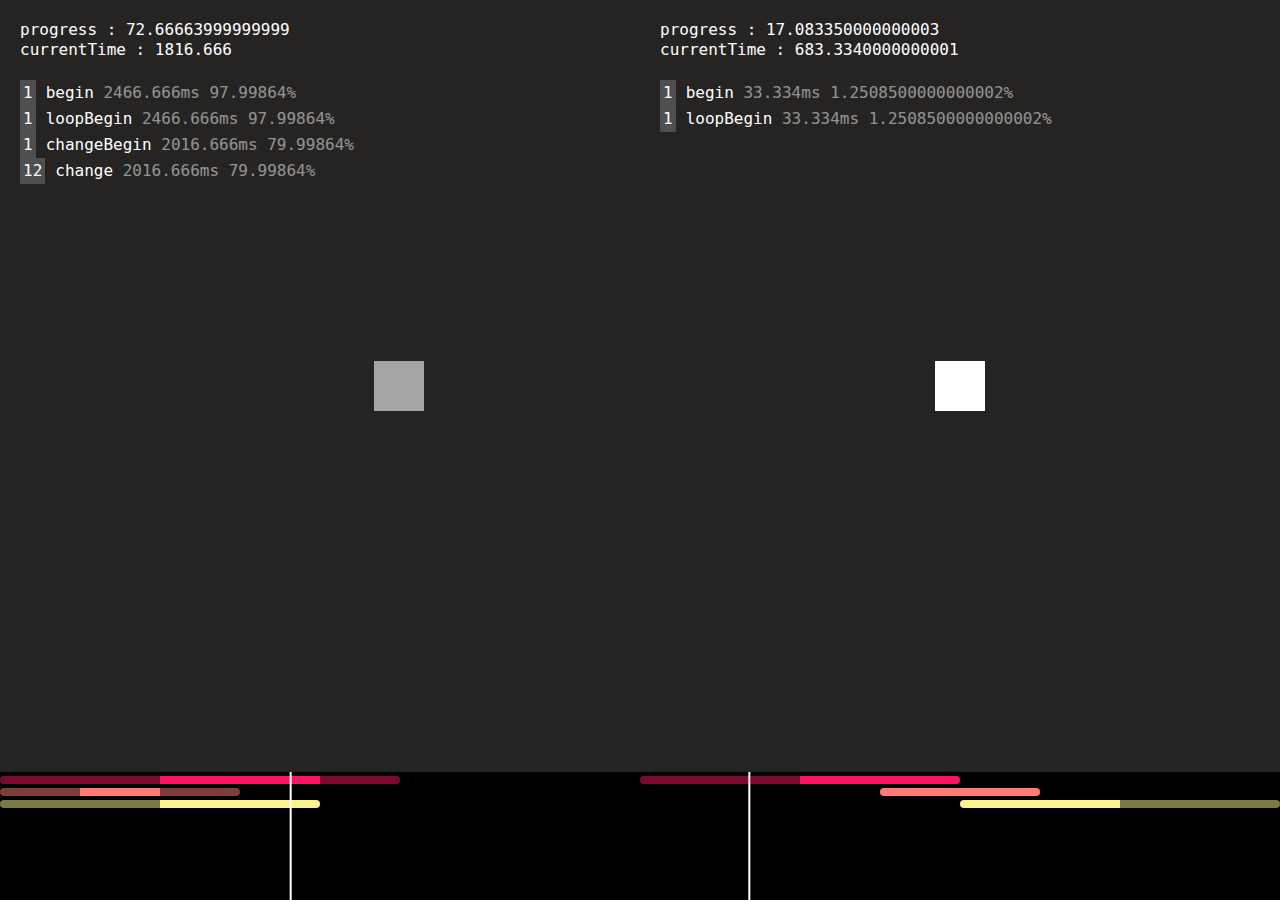
<file: anime-master/documentation/examples/callbacks.html>
<!DOCTYPE html>
<html>
<head>
  <title>Anime states system | anime.js</title>
  <meta charset="utf-8">
  <meta name="viewport" content="width=device-width, initial-scale=1, maximum-scale=1">
  <meta property="og:title" content="anime.js">
  <meta property="og:url" content="https://animejs.com">
  <meta property="og:description" content="Javascript Animation Engine">
  <meta property="og:image" content="https://animejs.com/documentation/assets/img/icons/og.png">
  <meta name="twitter:card" content="summary">
  <meta name="twitter:title" content="anime.js">
  <meta name="twitter:site" content="@juliangarnier">
  <meta name="twitter:description" content="Javascript Animation Engine">
  <meta name="twitter:image" content="https://animejs.com/documentation/assets/img/icons/twitter.png">
  <link rel="apple-touch-icon-precomposed" href="../assets/img/social-media-image.png">
  <link rel="icon" type="image/png" href="../assets/img/favicon.png" >
  <link href="../assets/css/animejs.css" rel="stylesheet">
  <link href="../assets/css/documentation.css" rel="stylesheet">
  <style>

    body {
      display: flex;
      flex-wrap: no-wrap;
      justify-content: space-around;
      align-items: center;
      position: absolute;
      width: 100%;
      height: 100vh;
      padding-bottom: 128px;
    }

    .el {
      width: 50px;
      height: 50px;
      background-color: currentColor;
    }

    .log {
      overflow-y: scroll;
      position: absolute;
      top: 0;
      height: 100%;
      padding: 20px;
      padding-top: 80px;
      font-size: 16px;
      line-height: 20px;
      text-align: left;
      font-family: monospace;
    }

    .log-animation {
      left: 0;
      width: 50%;
    }

    .log-timeline {
      left: 50%;
      width: 50%;
    }

    .counter {
      display: inline-block;
      margin-right: 10px;
      padding: 3px;
      background-color: rgba(255,255,255,.2);
    }

    .currentTime, .progress { opacity: .5 }

    .time {
      position: absolute;
      top: 0;
      height: 80px;
      padding: 20px;
      font-size: 16px;
      line-height: 20px;
      text-align: left;
      font-family: monospace;
    }

    .time-animation {
      left: 0;
      width: 50%;
    }

    .time-timeline {
      left: 50%;
      width: 50%;
    }

    /* Player animation */

    .timeline {
      position: fixed;
      bottom: 0;
      height: 128px;
      padding-top: 4px;
      background-color: #000;
    }

    .timeline.player-animation {
      width: 50%;
      left: 0;
    }

    .timeline.player-timeline {
      width: 50%;
      left: 50%;
    }

    .tl-needle {
      position: absolute;
      z-index: 2;
      top: 0;
      left: 0;
      bottom: 0;
      width: 2px;
      margin-left: -1px;
      background-color: #FFF;
    }

    .tl-animation {
      position: relative;
      display: flex;
      justify-content: space-between;
      width: auto;
      height: 8px;
      margin-bottom: 4px;
      background-color: currentColor;
      border-radius: .5rem;
    }

    .tl-delay,
    .tl-end-delay {
      width: auto;
      height: 100%;
      background-color: rgba(0,0,0,.5);
    }

  </style>
</head>
<body>

  <div class="el color-04"></div>

  <div class="el color-08"></div>

  <div class="log log-animation"></div>
  <div class="time time-animation"></div>

  <div class="log log-timeline"></div>
  <div class="time time-timeline"></div>

</body>
<script type="module">

  import anime from '../../src/index.js';

  var animationTimeLogEl = document.querySelector('.time-animation');
  var timelineTimeLogEl = document.querySelector('.time-timeline');

  var animation = anime({
    targets: '.el.color-04',
    translateX: [
      {value: 200},
      {value: -200},
      {value: 200}
    ],
    rotate: {
      value: 720,
      easing: 'easeInOutCirc',
      duration: 500,
      delay: 500
    },
    opacity: {
      value: .5,
      easing: 'linear',
      duration: 1000,
      delay: 1000,
      endDelay: 0
    },
    delay: 1000,
    endDelay: 500,
    duration: 1000,
    easing: 'easeOutQuad',
    direction: 'reverse',
    loop: 2,
    autoplay: false,
    update: function(a) {
      animationTimeLogEl.innerHTML = 'progress : ' + a.progress + '<br>currentTime : ' + a.currentTime;
    },
  });


  var tl = anime.timeline({
    targets: '.el.color-08',
    easing: 'easeInOutQuad',
    autoplay: false,
    direction: 'alternate',
    loop: 3,
    update: function(a) {
      timelineTimeLogEl.innerHTML = 'progress : ' + a.progress + '<br>currentTime : ' + a.currentTime;
    }
  })
  .add({
    translateX: 100,
    delay: 1000
  })
  .add({
    translateY: 100
  }, '-=500')
  .add({
    rotate: 360,
    endDelay: 1000
  }, '-=500');


  function animePlayer(instance, playerClass) {

    function createEl(type, className, parentEl) {
      var el = document.createElement(type);
      if (className) el.classList.add(className);
      if (parentEl) parentEl.appendChild(el);
      return el;
    }

    var timelineEl = createEl('div', 'timeline', document.body);
    if (playerClass) timelineEl.classList.add(playerClass);
    var needleEl = createEl('div', 'tl-needle', timelineEl);
    var animations = [];
    var colors = ['#FF1461','#FF7C72','#FBF38C','#A6FF8F','#18FF92','#1CE2B2','#5EF3FB','#61C3FF','#5A87FF','#8453E3','#C26EFF','#FB89FB'];
    var colorIndex = 0;

    function convertMStoEM(ms) { return ms / 100; }
    function convertEMtoMS(em) { return parseFloat(em) * 250; }

    function createAnimationLog(animObj, timelineOffset) {
      var anim = animObj;
      anim.player = {};
      anim.player.animationEl = createEl('div', 'tl-animation', timelineEl);
      anim.player.delayEl = createEl('div', 'tl-delay', anim.player.animationEl);
      anim.player.endDelayEl = createEl('div', 'tl-end-delay', anim.player.animationEl);
      anim.update = function() {
        anime.set(anim.player.animationEl, {
          left: convertMStoEM(timelineOffset) + 'em',
          width: convertMStoEM(anim.duration) + 'em'
        });
        anime.set(anim.player.delayEl, {width: (anim.delay / anim.duration) * 100 + '%'});
        anime.set(anim.player.endDelayEl, {width: (anim.endDelay / anim.duration) * 100 + '%'});
      }
      anime.set(anim.player.animationEl, {color: colors[colorIndex]});
      colorIndex++;
      if (!colors[colorIndex]) colorIndex = 0;
      anim.update();
      animations.push(anim);
      return anim;
    }

    instance.pause();

    var playerAnimation = anime({
      targets: needleEl,
      translateX: convertMStoEM(instance.duration) + 'em',
      duration: instance.duration,
      direction: instance.direction,
      loop: instance.loop,
      easing: 'linear',
      update: function(a) {
        instance.seek(a.currentTime);
      },
      complete: function(a) {
        instance.seek(a.currentTime);
      }
    });

    if (instance.children.length) {
      instance.children.forEach(function(child) {
        child.animations.forEach(function(anim) {
          createAnimationLog(anim, child.timelineOffset);
        });
      })
    } else {
      instance.animations.forEach(function(anim) {
        createAnimationLog(anim);
      });
    }

  }

  animePlayer(animation, 'player-animation');
  animePlayer(tl, 'player-timeline');

  function logCallbacks(animation, logEl, callbacks) {

    function appendLog(cbName) {
      animation[cbName] = function() {
        var pEl = document.createElement('p');
        var counterSpanEl = document.createElement('span');
        var currentTimeSpanEl = document.createElement('span');
        var progressSpanEl = document.createElement('span');
        var textSpanEl = document.createElement('span');
        var lastPEl = logEl.querySelector('p:last-child');
        currentTimeSpanEl.innerHTML = ' ' + animation.currentTime + 'ms';
        progressSpanEl.innerHTML = ' ' + animation.progress + '%';
        if (lastPEl && lastPEl.querySelector('.text').innerHTML === cbName) {
          var lastCountEl = lastPEl.querySelector('.counter');
          var lastCountValue = parseFloat(lastCountEl.innerHTML);
          lastCountValue++;
          lastCountEl.innerHTML = lastCountValue;
        } else {
          counterSpanEl.innerHTML = 1;
          textSpanEl.innerHTML = cbName;
          counterSpanEl.classList.add('counter');
          textSpanEl.classList.add('text');
          currentTimeSpanEl.classList.add('currentTime');
          progressSpanEl.classList.add('progress');
          pEl.appendChild(counterSpanEl);
          pEl.appendChild(textSpanEl);
          pEl.appendChild(currentTimeSpanEl);
          pEl.appendChild(progressSpanEl);
          logEl.appendChild(pEl);
          logEl.scrollTop = logEl.scrollHeight;
        }
      }
    }

    callbacks.forEach(appendLog);

  }

  logCallbacks(animation, document.querySelector('.log-animation'), [
    'begin',
    'loopBegin',
    'changeBegin',
    'change',
    'changeComplete',
    'loopComplete',
    'complete'
  ]);


  logCallbacks(tl, document.querySelector('.log-timeline'), ['begin',
    'loopBegin',
    'changeBegin',
    'change',
    'changeComplete',
    'loopComplete',
    'complete'
  ]);


</script>
</html>
</file>
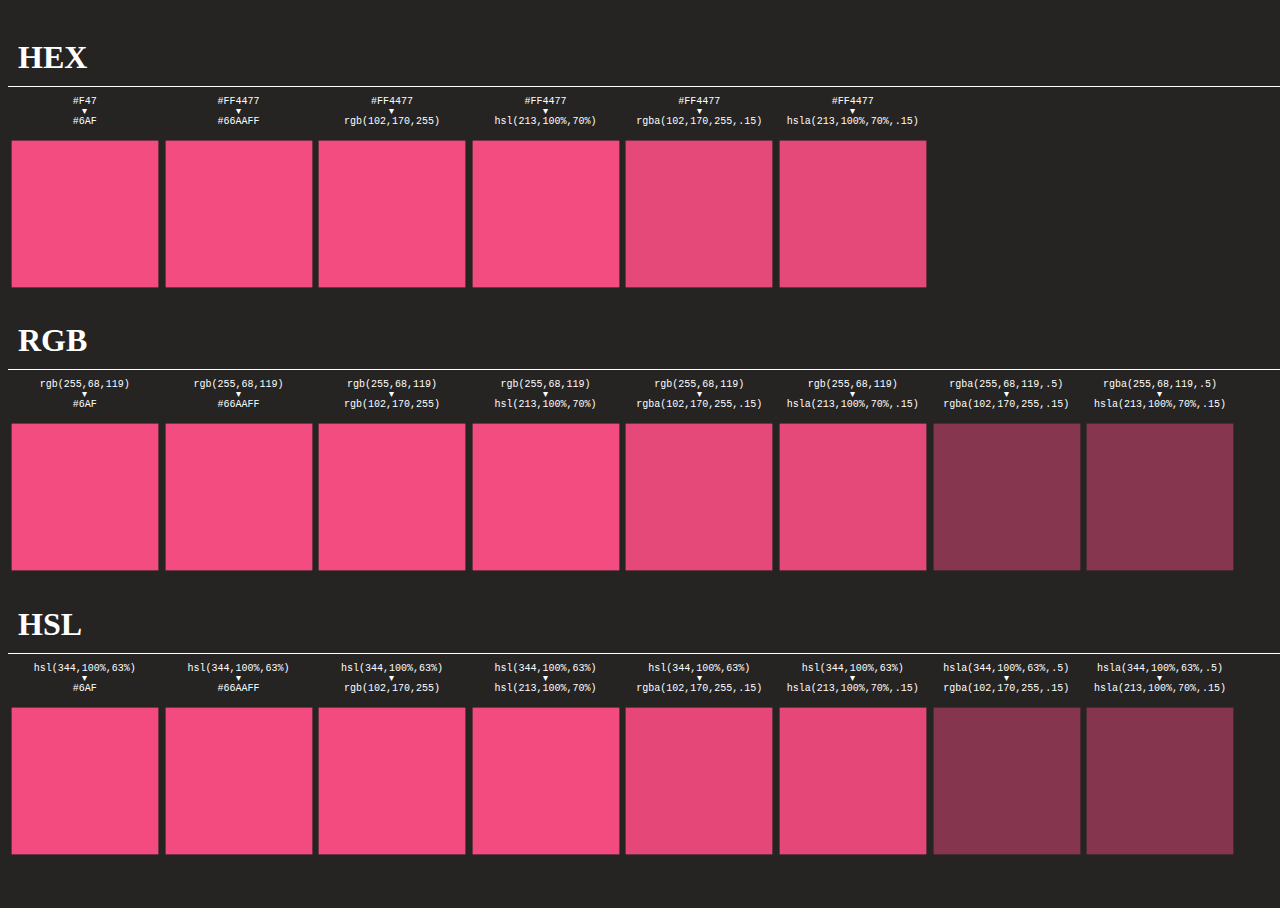
<file: anime-master/documentation/examples/colors-test.html>
<!DOCTYPE html>
<html>
<head>
  <title>Colors test | anime.js</title>
  <meta charset="utf-8">
  <meta name="viewport" content="width=device-width, initial-scale=1, maximum-scale=1">
  <meta property="og:title" content="anime.js">
  <meta property="og:url" content="https://animejs.com">
  <meta property="og:description" content="Javascript Animation Engine">
  <meta property="og:image" content="https://animejs.com/documentation/assets/img/icons/og.png">
  <meta name="twitter:card" content="summary">
  <meta name="twitter:title" content="anime.js">
  <meta name="twitter:site" content="@juliangarnier">
  <meta name="twitter:description" content="Javascript Animation Engine">
  <meta name="twitter:image" content="https://animejs.com/documentation/assets/img/icons/twitter.png">
  <link rel="apple-touch-icon-precomposed" href="../assets/img/social-media-image.png">
  <link rel="icon" type="image/png" href="../assets/img/favicon.png">
  <link href="../assets/css/documentation.css" rel="stylesheet">
  <script src="../../lib/anime.min.js"></script>
  <!-- <script src="../assets/js/anime/anime.2.0.2.js"></script> -->
  <!-- <script src="../assets/js/anime/anime.1.3.js"></script> -->
  <style>
    body {
      width: 100%;
      height: 100vh;
    }
    .color-tests {
      display: flex;
      flex-wrap: wrap;
    }
    .section-title {
      display: block;
      width: 100%;
      margin-bottom: 10px;
      padding: 10px;
      border-bottom: 1px solid #FFF;
    }
    .color-test {
      flex-shrink: 2;
      text-align: center;
      font-size: 10px;
      line-height: 1em;
      font-family: monospace;
    }
    .color-el {
      display: flex;
      align-items: center;
      justify-content: center;
      position: relative;
      width: 12vw;
      height: 12vw;
      margin-top: 10px;
    }
  </style>
</head>
<body>
  <section class="color-section">
    <h1 class="section-title">HEX</h1>
    <div class="color-tests">
      <div class="color-test hex-to-hex-shorthand">#F47<br>▾<br>#6AF</div>
      <div class="color-test hex-to-hex">#FF4477<br>▾<br>#66AAFF</div>
      <div class="color-test hex-to-rgb">#FF4477<br>▾<br>rgb(102,170,255)</div>
      <div class="color-test hex-to-hsl">#FF4477<br>▾<br>hsl(213,100%,70%)</div>
      <div class="color-test hex-to-rgba">#FF4477<br>▾<br>rgba(102,170,255,.15)</div>
      <div class="color-test hex-to-hsla">#FF4477<br>▾<br>hsla(213,100%,70%,.15)</div>
    </div>
  </section>
  <section class="color-section">
    <h1 class="section-title">RGB</h1>
    <div class="color-tests">
      <div class="color-test rgb-to-hex-shorthand">rgb(255,68,119)<br>▾<br>#6AF</div>
      <div class="color-test rgb-to-hex">rgb(255,68,119)<br>▾<br>#66AAFF</div>
      <div class="color-test rgb-to-rgb">rgb(255,68,119)<br>▾<br>rgb(102,170,255)</div>
      <div class="color-test rgb-to-hsl">rgb(255,68,119)<br>▾<br>hsl(213,100%,70%)</div>
      <div class="color-test rgb-to-rgba">rgb(255,68,119)<br>▾<br>rgba(102,170,255,.15)</div>
      <div class="color-test rgb-to-hsla">rgb(255,68,119)<br>▾<br>hsla(213,100%,70%,.15)</div>
      <div class="color-test rgba-to-rgba">rgba(255,68,119,.5)<br>▾<br>rgba(102,170,255,.15)</div>
      <div class="color-test rgba-to-hsla">rgba(255,68,119,.5)<br>▾<br>hsla(213,100%,70%,.15)</div>
    </div>
  </section>
  <section class="color-section">
    <h1 class="section-title">HSL</h1>
    <div class="color-tests">
      <div class="color-test hsl-to-hex-shorthand">hsl(344,100%,63%)<br>▾<br>#6AF</div>
      <div class="color-test hsl-to-hex">hsl(344,100%,63%)<br>▾<br>#66AAFF</div>
      <div class="color-test hsl-to-rgb">hsl(344,100%,63%)<br>▾<br>rgb(102,170,255)</div>
      <div class="color-test hsl-to-hsl">hsl(344,100%,63%)<br>▾<br>hsl(213,100%,70%)</div>
      <div class="color-test hsl-to-rgba">hsl(344,100%,63%)<br>▾<br>rgba(102,170,255,.15)</div>
      <div class="color-test hsl-to-hsla">hsl(344,100%,63%)<br>▾<br>hsla(213,100%,70%,.15)</div>
      <div class="color-test hsla-to-rgba">hsla(344,100%,63%,.5)<br>▾<br>rgba(102,170,255,.15)</div>
      <div class="color-test hsla-to-hsla">hsla(344,100%,63%,.5)<br>▾<br>hsla(213,100%,70%,.15)</div>
    </div>
  </section>
  <script>

    var colorTestEls = document.querySelectorAll('.color-test');

    function createTest(el) {
      var testHtml = el.innerHTML;
      var testValues = testHtml.split('<br>▾<br>');
      var colorEl = document.createElement('div');
      colorEl.classList.add('color-el');
      el.appendChild(colorEl);
      anime({
        targets: colorEl,
        backgroundColor: [testValues[0], testValues[1]],
        scale: [.97, .75],
        direction: 'alternate',
        easing: 'easeInOutSine',
        duration: 4000,
        loop: true
      });
    }

    for (var i = 0; i < colorTestEls.length; i++) createTest(colorTestEls[i]);

  </script>
</body>
</html>
</file>
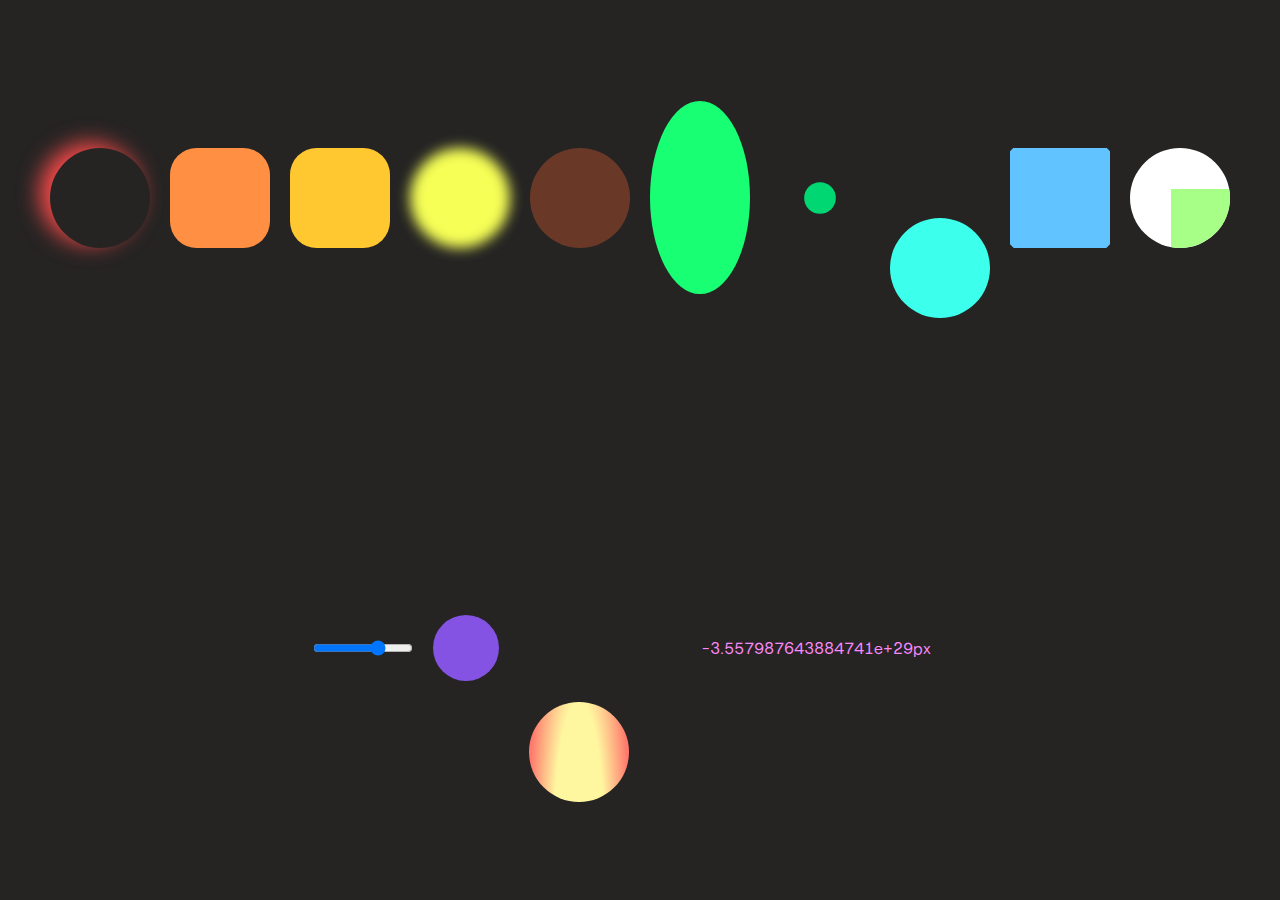
<file: anime-master/documentation/examples/complex-properties.html>
<!DOCTYPE html>
<html>
<head>
  <title>Complex properties | anime.js</title>
  <meta charset="utf-8">
  <meta name="viewport" content="width=device-width, initial-scale=1, maximum-scale=1">
  <meta property="og:title" content="anime.js">
  <meta property="og:url" content="https://animejs.com">
  <meta property="og:description" content="Javascript Animation Engine">
  <meta property="og:image" content="https://animejs.com/documentation/assets/img/icons/og.png">
  <meta name="twitter:card" content="summary">
  <meta name="twitter:title" content="anime.js">
  <meta name="twitter:site" content="@juliangarnier">
  <meta name="twitter:description" content="Javascript Animation Engine">
  <meta name="twitter:image" content="https://animejs.com/documentation/assets/img/icons/twitter.png">
  <link rel="apple-touch-icon-precomposed" href="../assets/img/social-media-image.png">
  <link href="../assets/css/animejs.css" rel="stylesheet">
  <link href="../assets/css/documentation.css" rel="stylesheet">
  <!-- <script src="../../lib/anime.min.js"></script> -->
  <!-- <script src="../assets/js/anime/anime.1.3.js"></script> -->
  <!-- <script src="../assets/js/anime/anime.2.0.1.js"></script> -->
  <style>
    body {
      display: flex;
      flex-wrap: wrap;
      justify-content: center;
      align-items: center;
      min-height: 100vh;
    }
    .item {
      width: 100px;
      height: 100px;
      margin-top: 20px;
      border-radius: 50%;
      background-color: currentColor;
      margin: 10px;
    }
    .box-shadow {
      background-color: transparent;
    }
    .clip-path {
      border-radius: 0;
    }
    .auto-property {
      background-image: radial-gradient(50% 100%, #FFF7A0 50%, #FF7A6D 100%);
      background-size: auto 100px;
    }
    .exponent-values {
      width: 300px;
      background-color: transparent;
      text-align: center;
    }
  </style>
</head>
<body>
  <div class="box-shadow item color-red"></div>
  <div class="unit-less item color-orange"></div>
  <div class="specified-unit item color-lightorange"></div>
  <div class="filter item color-yellow"></div>
  <div class="rgba item color-citrus"></div>
  <div class="calc item color-green"></div>
  <div class="zero-value item color-darkgreen"></div>
  <div class="round-value item color-turquoise"></div>
  <div class="clip-path item color-skyblue"></div>
  <svg class="item" xmlns="http://www.w3.org/2000/svg" viewBox="0 0 100 100">
    <g id="Page-1" fill="none" fill-rule="evenodd">
      <g id="svg" fill="#A7FF87">
        <rect id="Rectangle" width="50" height="50" x="25" y="25"/>
      </g>
    </g>
  </svg>
  <input class="item" type="range" value="0" min="0" max="100">
  <div class="basic-css color-lavender item"></div>
  <div class="auto-property color-purple item"></div>
  <input class="exponent-values color-pink item" value="-1.1234567890123456789e+30px"></input>
  <script type="module">
    
    import anime from "../../src/index.js";

    var boxShadow = anime({
      targets: '.box-shadow',
      boxShadow: [
        {value: ['10px -10px 10px 0 currentColor', '10px 10px 20px 0 currentColor']},
        {value: '-10px 10px 30px 0 currentColor'},
        {value: '-10px -10px 20px 0 currentColor'},
        {value: '10px -10px 10px 0 currentColor'}
      ],
      loop: true,
      easing: 'linear'
    });
    var unitLess = anime({
      targets: '.unit-less',
      borderRadius: 16,
      loop: true,
      direction: 'alternate',
      easing: 'linear'
    });
    var specifiedUnit = anime({
      targets: '.specified-unit',
      borderRadius: '1em',
      loop: true,
      direction: 'alternate',
      easing: 'linear'
    });
    var filter = anime({
      targets: '.filter',
      filter: ["blur(20px)", "blur(0px)"],
      loop: true,
      direction: 'alternate',
      easing: 'linear'
    });
    var rgba = anime({
      targets: '.rgba',
      backgroundColor: ['rgba(255,100,50,1)', 'rgba(255,100,50,.0)'],
      loop: true,
      direction: 'alternate',
      easing: 'linear'
    });
    var calc = anime({
      targets: '.calc',
      height: ['calc(25% - 100px)', 'calc(25% - 0px)'],
      loop: true,
      direction: 'alternate',
      easing: 'linear'
    });
    var zeroValue = anime({
      targets: '.zero-value',
      scale: 0,
      loop: true,
      direction: 'alternate',
      easing: 'linear'
    });
    var roundValue = anime({
      targets: '.round-value',
      translateY: 100,
      round: .1,
      loop: true,
      direction: 'alternate',
      easing: 'linear'
    });
    var clipPath = anime({
      targets: '.clip-path',
      clipPath: ['circle(0px at center)', 'circle(100px at center)'],
      loop: true,
      direction: 'alternate',
      easing: 'linear'
    });
    var svgTransform = anime({
      targets: 'rect',
      transform: 'translate(10 10) scale(2)',
      loop: true,
      direction: 'alternate',
      easing: 'linear'
    });
    var rangeValue = anime({
      targets: 'input[type="range"]',
      value: 100,
      loop: true,
      direction: 'alternate',
      easing: 'linear'
    });
    var basicCSS = anime({
      targets: '.basic-css',
      width: 50,
      height: 50,
      loop: true,
      direction: 'alternate',
      easing: 'linear'
    });
    var autoProperty = anime({
      targets: '.auto-property',
      backgroundSize: ['auto 10px', 'auto 400px'],
      margin: '20% 40px 10px 30px',
      loop: true,
      direction: 'alternate',
      easing: 'linear'
    });
    var exponentValues = anime({
      targets: '.exponent-values',
      value: '+1.0123456789012346e+21px',
      loop: true,
      direction: 'alternate',
      easing: 'linear'
    });
  </script>
</body>
</html>
</file>
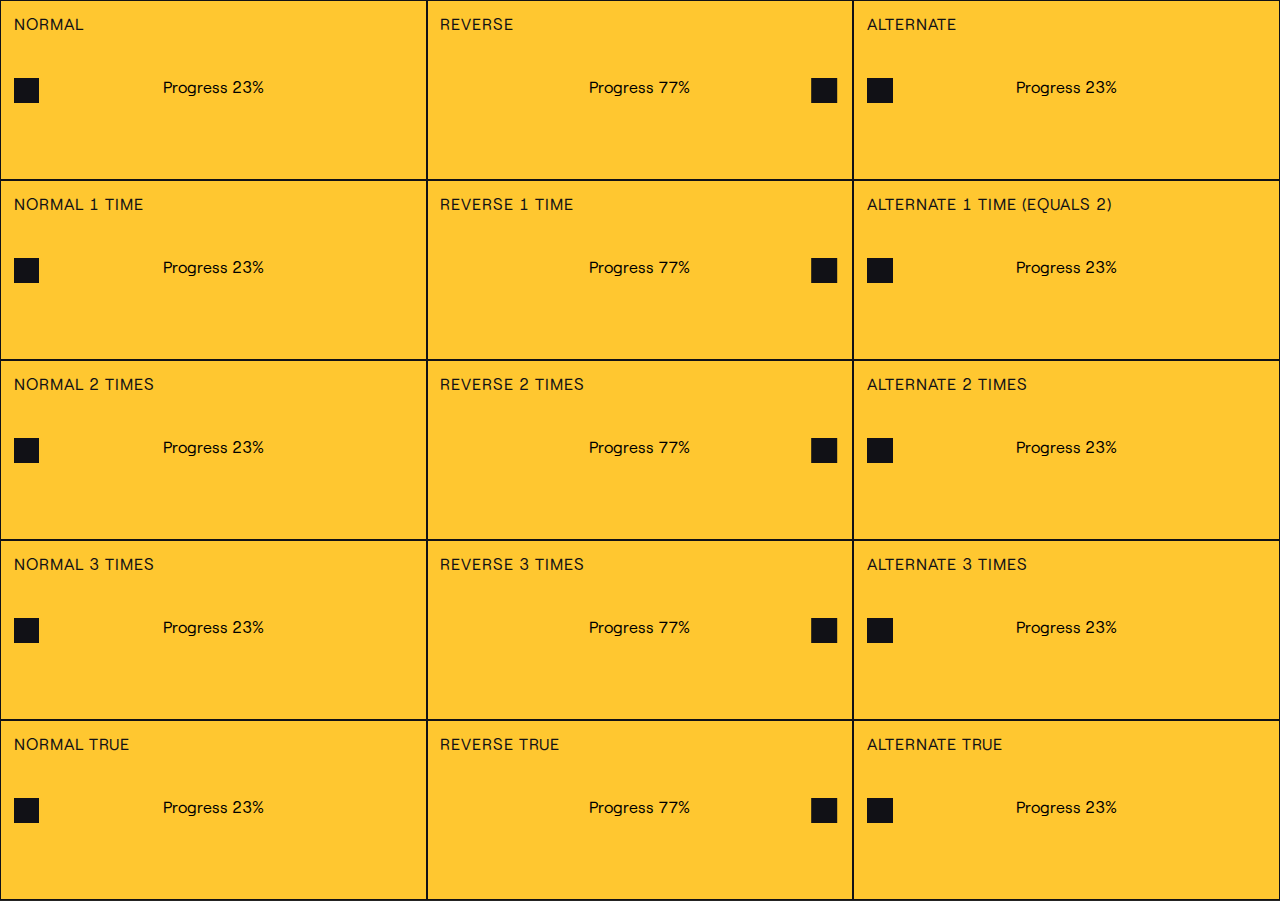
<file: anime-master/documentation/examples/directions-testing.html>
<!DOCTYPE html>
<html>
<head>
  <title>Diretions Testing | anime.js</title>
  <meta charset="utf-8">
  <meta name="viewport" content="width=device-width, initial-scale=1, maximum-scale=1">
  <meta property="og:title" content="anime.js">
  <meta property="og:url" content="https://animejs.com">
  <meta property="og:description" content="Javascript Animation Engine">
  <meta property="og:image" content="https://animejs.com/documentation/assets/img/icons/og.png">
  <meta name="twitter:card" content="summary">
  <meta name="twitter:title" content="anime.js">
  <meta name="twitter:site" content="@juliangarnier">
  <meta name="twitter:description" content="Javascript Animation Engine">
  <meta name="twitter:image" content="https://animejs.com/documentation/assets/img/icons/twitter.png">
  <link rel="apple-touch-icon-precomposed" href="../assets/img/social-media-image.png">
  <link rel="icon" type="image/png" href="../assets/img/favicon.png">
  <link href="../assets/css/animejs.css" rel="stylesheet">
  <link href="../assets/css/documentation.css" rel="stylesheet">
  <script src="../../lib/anime.min.js"></script>
  <style>
    body {
      display: flex;
      flex-wrap: wrap;
      align-items: center;
      justify-content: flex-start;
      height: auto;
    }
    article {
      padding: 1vw;
      position: relative;
      width: 33.33%;
      height: 20vh;
      background: currentColor;
      border: 1px solid #111116;
    }
    h2 {
      color: #111116;
    }
    .el {
      position: relative;
      top: 5vh;
      width: 2vw;
      height: 2vw;
      background: #111116;
    }
    .logs {
      display: flex;
      flex-direction: column;
      flex-wrap: wrap;
      align-items: center;
      justify-content: center;
      position: absolute;
      top: 1vh;
      left: 0;
      bottom: 0;
      height: 19vh;
      width: 100%;
    }
    input {
      text-align: center;
      background: none;
      border: none;
    }
  </style>
</head>
<body>
  <script>
    function createTest(title, numberOfTargets, params) {
      var testEl = document.createElement('article');
      var testZoneEl = document.createElement('div');
      var logsEl = document.createElement('div');
      var progressEl = document.createElement('input');
      var promiseEl = document.createElement('input');
      var h2El = document.createElement('h2');

      for (var i = 0; i < numberOfTargets; i++) {
        var el = document.createElement('div');
        el.classList.add('el');
        testZoneEl.appendChild(el);
      }

      h2El.innerHTML = title;
      testEl.appendChild(h2El);
      logsEl.classList.add('logs');
      logsEl.appendChild(progressEl);
      logsEl.appendChild(promiseEl);
      testEl.appendChild(logsEl);
      testEl.appendChild(testZoneEl);
      document.body.appendChild(testEl);

      params.targets = testZoneEl.querySelectorAll('div');
      params.translateX = '29vw';
      params.delay = 1000;
      params.endDelay = 1000;
      params.easing = 'easeInOutQuad';
      params.begin = function() { testEl.classList.add('color-lightorange') };
      params.update = function(a) { 
        testEl.classList.add('color-red');
        progressEl.value = 'Progress ' + Math.round(a.progress) + '%';
      };
      params.complete = function() { testEl.classList.add('color-darkgreen') };
      var animation = anime(params);
      animation.finished.then(function() {
        promiseEl.value = 'Promise resolved'
        console.log('Promise resolved');
      });
      testEl.onclick = function() {
        testEl.classList.add('color-red');
        testEl.classList.remove('color-lightorange');
        testEl.classList.remove('color-darkgreen');
        animation.restart();
      }
    }

    createTest('Normal', 1, {});

    createTest('Reverse', 1, {
      direction: 'reverse'
    });

    createTest('Alternate', 1, {
      direction: 'alternate'
    });

    createTest('Normal 1 time', 1, {
      loop: 1
    });

    createTest('Reverse 1 time', 1, {
      direction: 'reverse',
      loop: 1
    });

    createTest('Alternate 1 time (equals 2)', 1, {
      direction: 'alternate',
      loop: 1
    });

    createTest('Normal 2 times', 1, {
      loop: 2
    });

    createTest('Reverse 2 times', 1, {
      direction: 'reverse',
      loop: 2
    });

    createTest('Alternate 2 times', 1, {
      direction: 'alternate',
      loop: 2
    });

    createTest('Normal 3 times', 1, {
      loop: 3
    });

    createTest('Reverse 3 times', 1, {
      direction: 'reverse',
      loop: 3
    });

    createTest('Alternate 3 times', 1, {
      direction: 'alternate',
      loop: 3
    });

    createTest('Normal true', 1, {
      loop: true
    });

    createTest('Reverse true', 1, {
      direction: 'reverse',
      loop: true
    });

    createTest('Alternate true', 1, {
      direction: 'alternate',
      loop: true
    });



  </script>
</body>
</html>
</file>
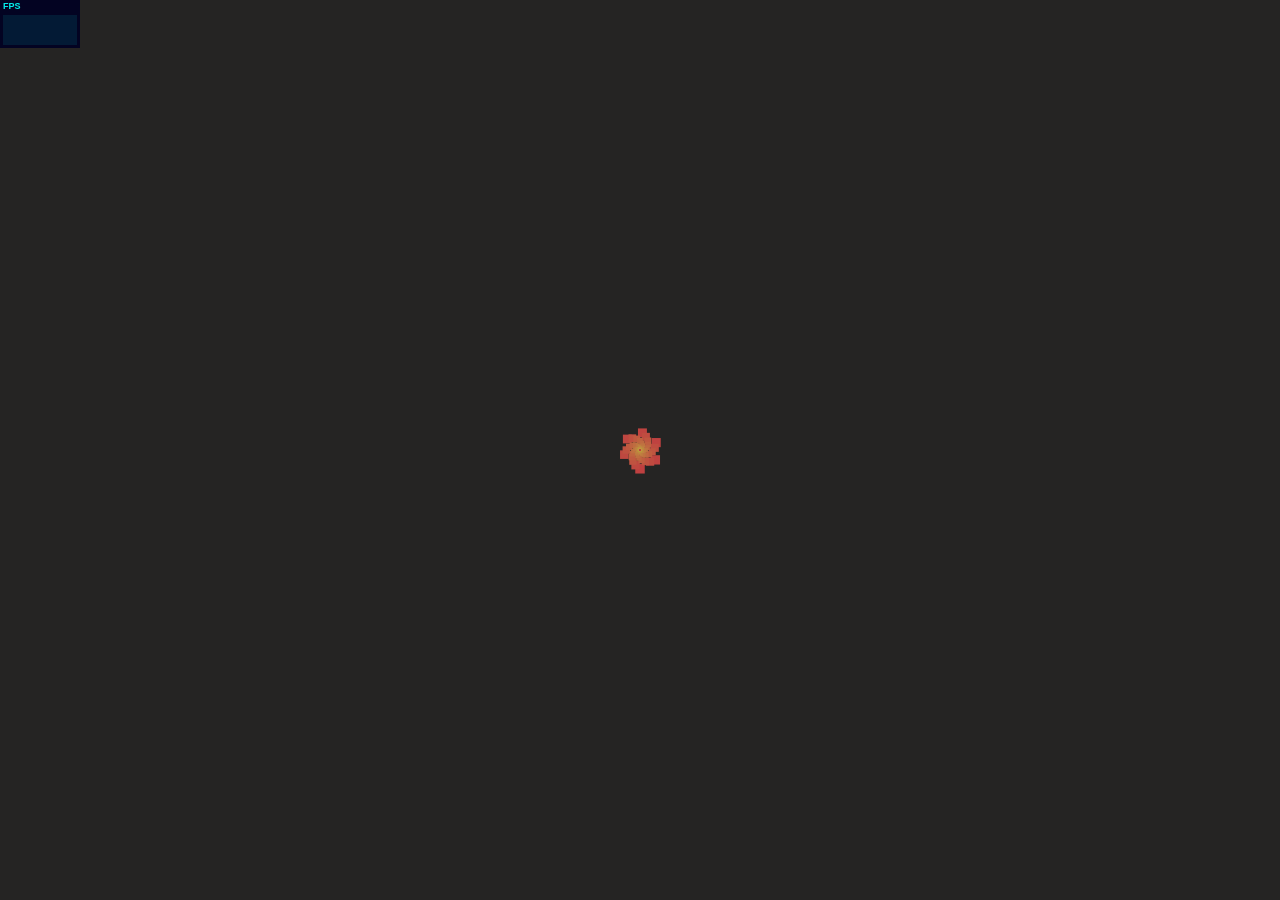
<file: anime-master/documentation/examples/DOM-stress-test.html>
<!DOCTYPE html>
<html>
<head>
  <title>DOM stress test | anime.js</title>
  <meta charset="utf-8">
  <meta name="viewport" content="width=device-width, initial-scale=1, maximum-scale=1">
  <meta property="og:title" content="anime.js">
  <meta property="og:url" content="https://animejs.com">
  <meta property="og:description" content="Javascript Animation Engine">
  <meta property="og:image" content="https://animejs.com/documentation/assets/img/icons/og.png">
  <meta name="twitter:card" content="summary">
  <meta name="twitter:title" content="anime.js">
  <meta name="twitter:site" content="@juliangarnier">
  <meta name="twitter:description" content="Javascript Animation Engine">
  <meta name="twitter:image" content="https://animejs.com/documentation/assets/img/icons/twitter.png">
  <link rel="apple-touch-icon-precomposed" href="../assets/img/social-media-image.png">
  <link rel="icon" type="image/png" href="../assets/img/favicon.png" >
  <link href="../assets/css/animejs.css" rel="stylesheet">
  <link href="../assets/css/documentation.css" rel="stylesheet">
  <script src="../../lib/anime.min.js"></script>
  <!-- <script src="../assets/js/anime/anime.2.0.2.js"></script> -->
  <!-- <script src="../assets/js/anime/anime.1.0.js"></script> -->
  <style>

    .el {
      position: absolute;
      top: 50%;
      left: 50%;
      width: 1em;
      height: 1em;
      margin: -.5em 0 0 -.5em;
      font-size: 20px;
    }

  </style>
</head>
<body></body>
<script>

  var wrapperEl = document.body;
  var numberOfEls = 500;
  var duration = numberOfEls * 10;
  var radius = window.innerWidth < window.innerHeight ? window.innerWidth : window.innerHeight;
  var distance = (radius / 4 <= 150 ? 150 : radius / 2.5) / 16; 

  function createEl(i) {
    var el = document.createElement('div');
    var hue = Math.round(360 / numberOfEls * i);
    el.classList.add('el');
    //el.style.border = '5px solid hsl(' + hue + ', 50%, 50%)';
    el.style.backgroundColor = 'hsl(' + hue + ', 50%, 50%)';
    wrapperEl.appendChild(el);
    anime({
      targets: el,
      translateX: Math.sin(i) * distance + 'rem',
      translateY: Math.cos(i) * distance + 'rem',
      scale: [
        {value: [.1, 2]},
        {value: .1}
      ],
      easing: 'easeInOutSine',
      loop: true,
      duration: duration,
      delay: i * (duration / numberOfEls)
    });
  };

  for (var i = 0; i < numberOfEls; i++) createEl(i);

  </script>
  <script src="../assets/js/vendors/stats.min.js"></script>
</html>
</file>
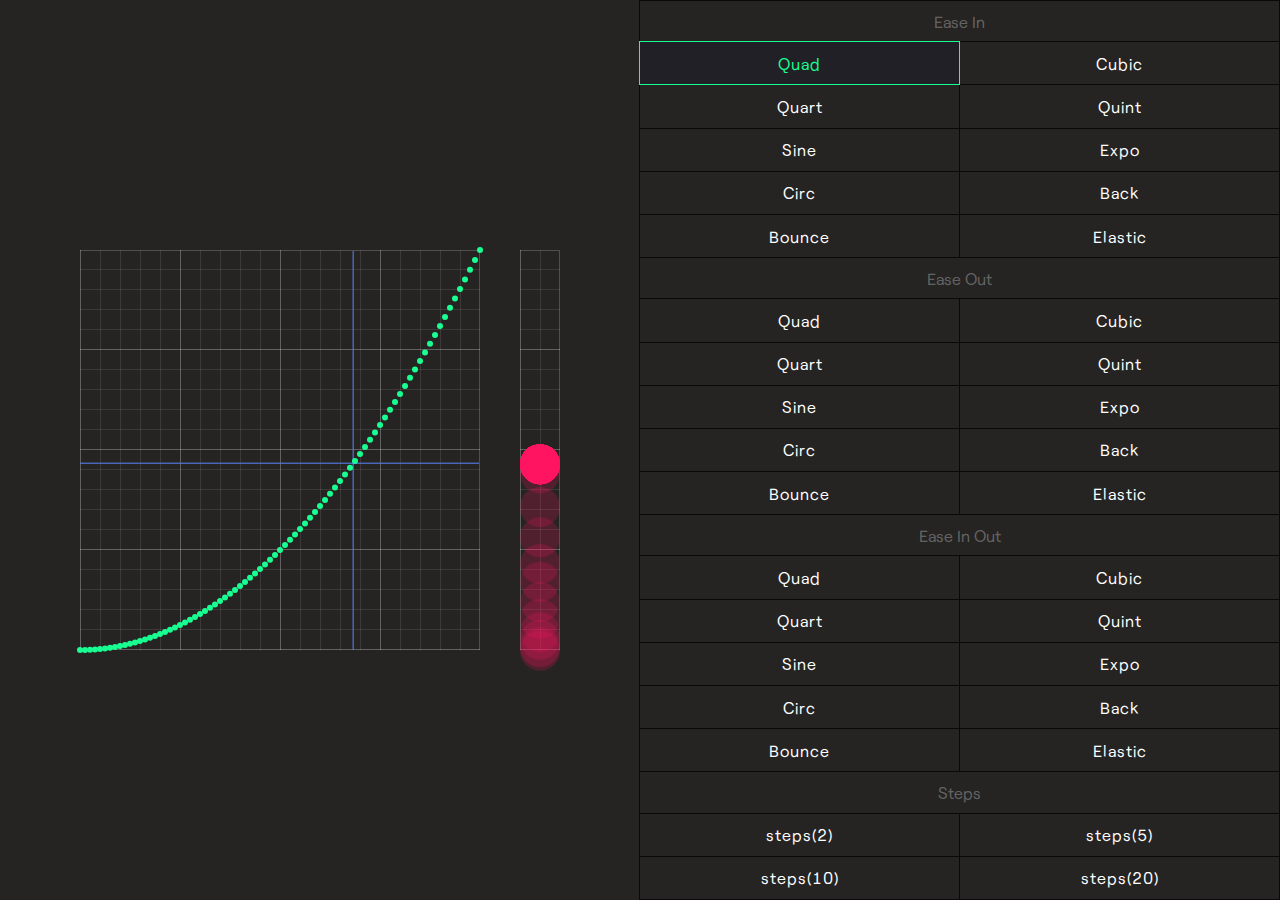
<file: anime-master/documentation/examples/ease-visualizer.html>
<!DOCTYPE html>
<html>
<head>
  <title>Ease visualizer | anime.js</title>
  <meta charset="utf-8">
  <meta name="viewport" content="width=device-width, initial-scale=1, maximum-scale=1">
  <meta property="og:title" content="anime.js">
  <meta property="og:url" content="https://animejs.com">
  <meta property="og:description" content="Javascript Animation Engine">
  <meta property="og:image" content="https://animejs.com/documentation/assets/img/icons/og.png">
  <meta name="twitter:card" content="summary">
  <meta name="twitter:title" content="anime.js">
  <meta name="twitter:site" content="@juliangarnier">
  <meta name="twitter:description" content="Javascript Animation Engine">
  <meta name="twitter:image" content="https://animejs.com/documentation/assets/img/icons/twitter.png">
  <link rel="apple-touch-icon-precomposed" href="../assets/img/social-media-image.png">
  <link rel="icon" type="image/png" href="../assets/img/favicon.png">
  <link href="../assets/css/animejs.css" rel="stylesheet">
  <link href="../assets/css/documentation.css" rel="stylesheet">
  <!-- <script src="../../lib/anime.min.js"></script> -->
  <style>
    .easings {
      display: flex;
      justify-content: space-between;
      align-items: center;
      flex-direction: column;
      position: absolute;
      width: 100%;
      height: 100%;
    }
    .output {
      display: flex;
      justify-content: center;
      align-items: center;
      position: relative;
      width: 100%;
      height: 400px;
    }
    .options {
      display: flex;
      flex-wrap: wrap;
      flex-direction: row;
      width: 100%;
      min-height: 300px;
      border-top: 1px solid #09090B;
    }
    .grid {
      border-top: 1px solid rgba(255,255,255,0.2);
      border-right: 1px solid rgba(255,255,255,0.2);
      background: linear-gradient(0deg, rgba(255,255,255,0.2) 1px, rgba(0,0,0,0) 1px),
                  linear-gradient(90deg, rgba(255,255,255,0.2) 1px, rgba(0,0,0,0) 1px),
                  linear-gradient(0deg, rgba(255,255,255,0.1) 1px, rgba(0,0,0,0) 1px),
                  linear-gradient(90deg, rgba(255,255,255,0.1) 1px, rgba(0,0,0,0) 1px);
      background-position: 0px -1px;
      background-size: 100px 100px, 100px 100px, 20px 20px, 20px 20px;
    }
    .visualizer-wrapper {
      position: relative;
      width: 100%;
      height: 100%;
    }
    .visualizer {
      position: relative;
      width: 100%;
    }
    .value {
      position: relative;
      width: 20px;
      height: 100%;
      margin-left: 20px;
    }
    @media screen and (min-width: 980px) {
      .easings {
        flex-direction: row;
      }
      .output {
        width: 50%;
        height: 100%;
      }
      .options {
        width: 50%;
        height: 100%;
      }
      .visualizer-wrapper {
        width: 400px;
        height: 400px;
      }
      .value {
        width: 40px;
        height: 400px;
        margin-left: 40px;
      }
    }
    .axis {
      position: absolute;
      background: #5A87FF;
    }
    .axis.x {
      width: 1px;
      height: 100%;
      transform-origin: 0 0;
    }
    .axis.y {
      bottom: 0;
      width: 100%;
      height: 1px;
      transform-origin: 100% 0;
    }
    .graph {
      position: absolute;
      top: 0;
      left: 0;
      right: 0;
      bottom: 0;
    }
    .cursor {
      position: absolute;
      z-index: 2;
      width: 40px;
      height: 40px;
      margin-top: -20px;
      background: #FF1461;
      border-radius: 50%;
      transform: translateY(100px);
    }
    .curve {
      display: flex;
      justify-content: space-between;
      align-items: flex-end;
      overflow: visible;
      position: relative;
      z-index: 1;
      width: 100%;
      height: 100%;
    }
    .curve-dot {
      position: relative;
      width: 6px;
      height: 6px;
      margin-bottom: -3px;
      margin-left: -3px;
      border-radius: 50%;
      flex-shrink: 0;
      background-color: #18FF92;
    }
    .curve-dot:first-child {
      margin-left: -3px;
    }
    .curve-dot:last-child {
      margin-right: -4px;
    }
    button {
      opacity: 1;
      position: relative;
      color: currentColor;
      font-size: 16px;
      width: calc(50% + 1px);
      border: 1px solid #09090B;
      background: transparent;
      margin: -1px 0 0 -1px;
      letter-spacing: 1px;
    }
    label {
      display: flex;
      align-items: center;
      justify-content: center;
      width: calc(100% + 1px);
      margin: -1px 0 0 -1px;
      border-top: 0px;
      border-left: 1px solid #09090B;
      border-right: 1px solid #09090B;
      color: rgba(255,255,255,.3);
    }
    button.active {
      color: #18FF92;
      z-index: 1;
      opacity: 1;
      border: 1px solid currentColor;
      background: #222027;
    }
    button:focus {
      outline: none;
    }
    button:hover {
      background: #222027;
    }
  </style>
</head>
<body>
  <div class="easings">
    <div class="output">
      <div class="visualizer-wrapper grid">
        <div class="axis x"></div>
        <div class="axis y"></div>
        <div class="visualizer">
          <div class="curve">
            <div class="curve-dot"></div>
            <div class="curve-dot"></div>
            <div class="curve-dot"></div>
            <div class="curve-dot"></div>
            <div class="curve-dot"></div>
            <div class="curve-dot"></div>
            <div class="curve-dot"></div>
            <div class="curve-dot"></div>
            <div class="curve-dot"></div>
            <div class="curve-dot"></div>
            <div class="curve-dot"></div>
            <div class="curve-dot"></div>
            <div class="curve-dot"></div>
            <div class="curve-dot"></div>
            <div class="curve-dot"></div>
            <div class="curve-dot"></div>
            <div class="curve-dot"></div>
            <div class="curve-dot"></div>
            <div class="curve-dot"></div>
            <div class="curve-dot"></div>
            <div class="curve-dot"></div>
            <div class="curve-dot"></div>
            <div class="curve-dot"></div>
            <div class="curve-dot"></div>
            <div class="curve-dot"></div>
            <div class="curve-dot"></div>
            <div class="curve-dot"></div>
            <div class="curve-dot"></div>
            <div class="curve-dot"></div>
            <div class="curve-dot"></div>
            <div class="curve-dot"></div>
            <div class="curve-dot"></div>
            <div class="curve-dot"></div>
            <div class="curve-dot"></div>
            <div class="curve-dot"></div>
            <div class="curve-dot"></div>
            <div class="curve-dot"></div>
            <div class="curve-dot"></div>
            <div class="curve-dot"></div>
            <div class="curve-dot"></div>
            <div class="curve-dot"></div>
            <div class="curve-dot"></div>
            <div class="curve-dot"></div>
            <div class="curve-dot"></div>
            <div class="curve-dot"></div>
            <div class="curve-dot"></div>
            <div class="curve-dot"></div>
            <div class="curve-dot"></div>
            <div class="curve-dot"></div>
            <div class="curve-dot"></div>
            <div class="curve-dot"></div>
            <div class="curve-dot"></div>
            <div class="curve-dot"></div>
            <div class="curve-dot"></div>
            <div class="curve-dot"></div>
            <div class="curve-dot"></div>
            <div class="curve-dot"></div>
            <div class="curve-dot"></div>
            <div class="curve-dot"></div>
            <div class="curve-dot"></div>
            <div class="curve-dot"></div>
            <div class="curve-dot"></div>
            <div class="curve-dot"></div>
            <div class="curve-dot"></div>
            <div class="curve-dot"></div>
            <div class="curve-dot"></div>
            <div class="curve-dot"></div>
            <div class="curve-dot"></div>
            <div class="curve-dot"></div>
            <div class="curve-dot"></div>
            <div class="curve-dot"></div>
            <div class="curve-dot"></div>
            <div class="curve-dot"></div>
            <div class="curve-dot"></div>
            <div class="curve-dot"></div>
            <div class="curve-dot"></div>
            <div class="curve-dot"></div>
            <div class="curve-dot"></div>
            <div class="curve-dot"></div>
            <div class="curve-dot"></div>
            <div class="curve-dot"></div>
          </div>
        </div>
      </div>
      <div class="value grid">
        <div class="graph">
          <div class="cursor"></div>
          <div class="cursor"></div>
          <div class="cursor"></div>
          <div class="cursor"></div>
          <div class="cursor"></div>
          <div class="cursor"></div>
          <div class="cursor"></div>
          <div class="cursor"></div>
          <div class="cursor"></div>
          <div class="cursor"></div>
          <div class="cursor"></div>
          <div class="cursor"></div>
          <div class="cursor"></div>
          <div class="cursor"></div>
          <div class="cursor"></div>
          <div class="cursor"></div>
          <div class="cursor"></div>
          <div class="cursor"></div>
        </div>
      </div>
    </div>
    <div class="options">
      <label>Ease In</label>
      <button class="active" value="easeInQuad" >Quad</button>
      <button value="easeInCubic" >Cubic</button>
      <button value="easeInQuart" >Quart</button>
      <button value="easeInQuint" >Quint</button>
      <button value="easeInSine" >Sine</button>
      <button value="easeInExpo" >Expo</button>
      <button value="easeInCirc" >Circ</button>
      <button value="easeInBack" >Back</button>
      <button value="easeInBounce" >Bounce</button>
      <button value="easeInElastic" >Elastic</button>
      <label>Ease Out</label>
      <button value="easeOutQuad" >Quad</button>
      <button value="easeOutCubic" >Cubic</button>
      <button value="easeOutQuart" >Quart</button>
      <button value="easeOutQuint" >Quint</button>
      <button value="easeOutSine" >Sine</button>
      <button value="easeOutExpo" >Expo</button>
      <button value="easeOutCirc" >Circ</button>
      <button value="easeOutBack" >Back</button>
      <button value="easeOutBounce" >Bounce</button>
      <button value="easeOutElastic" >Elastic</button>
      <label>Ease In Out</label>
      <button value="easeInOutQuad" >Quad</button>
      <button value="easeInOutCubic" >Cubic</button>
      <button value="easeInOutQuart" >Quart</button>
      <button value="easeInOutQuint" >Quint</button>
      <button value="easeInOutSine" >Sine</button>
      <button value="easeInOutExpo" >Expo</button>
      <button value="easeInOutCirc" >Circ</button>
      <button value="easeInOutBack" >Back</button>
      <button value="easeInOutBounce" >Bounce</button>
      <button value="easeInOutElastic" >Elastic</button>
      <label>Steps</label>
      <button value="steps(2)" >steps(2)</button>
      <button value="steps(5)" >steps(5)</button>
      <button value="steps(10)" >steps(10)</button>
      <button value="steps(20)" >steps(20)</button>
    </div>
  </div>
  <script type="module">

  import anime from '../../src/index.js';

  var pathEl = document.querySelector('.curve');
  var presetsEls = document.querySelectorAll('.options button');
  var duration = 1000;

  function animateProgress(easingName) {

    anime.remove(['.axis.x', '.axis.y', '.cursor']);

    var tl = anime.timeline({
      duration: duration,
      easing: 'linear',
      complete: function() {
        animateProgress(easingName);
      }
    })
    .add({
      targets: '.axis.x',
      translateX: [0, 399],
      translateZ: [0, 0]
     }, 0)
    .add({
      targets: '.axis.y',
      translateY: [0, -399],
      translateZ: [0, 0],
      easing: easingName,
      endDelay: 1000
    }, 0)
    .add({
      targets: '.cursor',
      translateY: [400, 0],
      translateZ: [0, 0],
      easing: easingName,
      update: function(anim) {
        var timeSegment = (100 / (anim.animatables.length - 2));
        var index = Math.round((anim.progress +.5) / timeSegment);
        var animatable = anim.animatables[index];
        if (animatable) {
          var target = animatable.target;
          anime.remove(target);
          target.style.opacity = .20;
        }
      }
    }, 0);

  }

  function changeEase(event) {
    for (var i = 0; i < presetsEls.length; i++) {
      presetsEls[i].classList.remove('active');
    }
    var buttonEl = event.target;
    var easingName = buttonEl.value;
    buttonEl.classList.add('active');
    animateProgress(easingName);
    anime({
      targets: '.curve-dot',
      translateY: anime.stagger([0, -400], {easing: easingName}),
      easing: 'easeInOutQuad',
      duration: 400
    });
  }

  for (var i = 0; i < presetsEls.length; i++) {
    presetsEls[i].onclick = changeEase;
  }

  presetsEls[0].click();

  </script>
</body>
</html>
</file>
<file: css/style.css>
:root {
  --main-bg-color: #f6f3f7;
  --accent-color: red;
  --btn-color: #e3dae7;
  --borders-colors: gray;
  --swap-color: #334833;
  --sorted-color: #221825;
  --swap-failed-color: #7f3959;
  --default-tower-color: #4e3856;
  --lookedat-color: #c2c2c2;
  --comparision-tower-color: #5c5c5c;
  --top-bg-color: #ede7ef;
  --font-color: #ece7ee;
}
* {
  box-sizing: border-box;
  margin: 0;
  padding: 0;
}
input[type="range"] {
  background-color: transparent;
  accent-color: #221825;
  border: none;
  box-sizing: border-box;
}
button:hover {
  box-shadow: 0.1px 0.1px 2px 0.1px #c2c2c2;
}
html {
  overflow: scroll;
  overflow-x: hidden;
}
::-webkit-scrollbar {
  width: 0;
  background: transparent;
}
span {
  font-weight: 500;
}
::-webkit-scrollbar-thumb {
  background: #ff0000;
}
body {
  margin: 0;
  background-color: var(--main-bg-color);
  font-family: "IBM Plex Sans", sans-serif;
}
.header {
  text-align: center;

  font-size: 3rem;
  padding-bottom: 0.3rem;
}
.btn-container {
  display: flex;
  width: 60%;
  align-items: center;
  justify-content: space-between;
}
button {
  padding: 0.5rem;
  background-color: var(--btn-color);
  border-radius: 0.6rem;
  border: none;
}
.navbar {
  display: flex;
  gap: 1rem;
  justify-content: space-between;
  padding: 1rem;
}
.tower {
  width: 2rem;
  background-color: var(--default-tower-color);
  transition: 0.1s;
  border-radius: 4px 4px 4px 4px;
}
.towers-container {
  height: 100%;
  width: 75%;
  display: flex;
  justify-content: center;
  gap: 2px;
  transition: 0.1s;
}
.visualizer-container {
  display: flex;
  align-items: center;
  justify-content: center;
  padding-bottom: 3rem;
}

.top-part {
  background-color: var(--top-bg-color);
  width: 100vw;
}

.generate-array-container {
  display: flex;
  flex-direction: column;
  gap: 1rem;
}

footer {
  font-size: 2rem;
  display: flex;
  align-items: center;
  justify-content: center;
  gap: 1.2rem;
}

.range-size {
  display: flex;
  align-items: center;
  justify-content: center;
  gap: 1rem;
}

.range-speed {
  display: flex;
  align-items: center;
  justify-content: center;
  gap: 1rem;
}

.information {
  display: flex;
  align-items: center;
  justify-content: center;
}
</file>
<file: Sorting-Visualizer-mine/css/style.css>
:root {
  --main-bg-color: brown;
  --accent-color: red;
  --btn-color: yellow;
  --borders-colors: gray;
}

.header {
  text-align: center;
  font-family: "Poppins", sans-serif;
  font-size: 2rem;
  padding-bottom: 0.3rem;
}
.btn-container {
  display: flex;
  align-items: center;
  gap: 3rem;
  justify-content: space-between;
}
button {
  padding: 0.5rem;
  background-color: #aaa;
  border-radius: 0.6rem;
  border: none;
}
.navbar {
  display: flex;
  gap: 1rem;
  justify-content: space-between;
  padding: 0.6rem;
}
.tower {
  width: 2rem;
  background-color: red;
}
.towers-container {
  height: 100%;
  width: 75%;
  display: flex;
  justify-content: center;
  gap: 2px;
  transition: 0.1s;
}
.visualizer-container {
  /* padding: 5rem; */
  display: flex;
  align-items: center;
  justify-content: center;
}

.top-part {
  background-color: #eee;
}

.generate-array-container {
  display: flex;
  flex-direction: column;
}
</file>
<file: anime-master/documentation/assets/css/animejs.css>
@font-face {
 font-family: "Roobert";
 font-weight: 400;
 font-style: normal;
 src: url("../fonts/Roobert-Regular.woff2") format("woff2");
}

@font-face {
 font-family: "Roobert";
 font-weight: 400;
 font-style: italic;
 src: url("../fonts/Roobert-Regular.woff2") format("woff2");
}

@font-face {
 font-family: "Roobert";
 font-weight: 600;
 font-style: normal;
 src: url("../fonts/Roobert-SemiBold.woff2") format("woff2");
}

@font-face {
 font-family: "Roobert";
 font-weight: 600;
 font-style: italic;
 src: url("../fonts/Roobert-SemiBoldItalic.woff2") format("woff2");
}

@font-face {
  font-family: "InputMono";
  src: url("../fonts/InputMono-Regular.woff2") format("woff2"),
      url("../fonts/InputMono-Regular.woff") format("woff");
  font-weight: normal;
  font-style: normal;
}

@font-face {
  font-family: "InputMono";
  src: url("../fonts/InputMono-Bold.woff2") format("woff2"),
      url("../fonts/InputMono-Bold.woff") format("woff");
  font-weight: bold;
  font-style: normal;
}

@font-face {
  font-family: "InputMono";
  src: url("../fonts/InputMono-BoldItalic.woff2") format("woff2"),
      url("../fonts/InputMono-BoldItalic.woff") format("woff");
  font-weight: bold;
  font-style: italic;
}

@font-face {
  font-family: "InputMono";
  src: url("../fonts/InputMono-Italic.woff2") format("woff2"),
      url("../fonts/InputMono-Italic.woff") format("woff");
  font-weight: normal;
  font-style: italic;
}

*, *:before, *:after {
  box-sizing: border-box;
  margin: 0;
  padding: 0;
  border: 0;
  font: inherit;
  vertical-align: baseline;
}

html,
body {
  background-color: #252423;
  color: #F6F4F2;
}

body {
  font-family: Roobert, Helvetica Neue, Helvetica, Arial, sans-serif;
  font-weight: 400;
  font-feature-settings:"tnum" 1, "ss03" 1;
  -webkit-font-smoothing: antialiased;
}

h1, h2 {
  font-weight: 600;
}

input {
  font-family: Roobert, Helvetica Neue, Helvetica, Arial, sans-serif;
  font-variant-numeric: tabular-nums;
}

sup {
  vertical-align: super;
  font-size: .625em;
}

strong {
  font-weight: 600;
}

.color-white { color: #F6F4F2; } /* White */
.color-black { color: #2E2C2C; } /* Black */
.color-red, .color-targets { color: #FF4B4B; }/* red: */
.color-orange, .color-properties { color: #FF8F42; }/* orange: */
.color-lightorange, .color-prop-params { color: #FFC730; }/* lightorange: */
.color-yellow, .color-anim-params { color: #F6FF56; }/* yellow: */
.color-citrus, .color-values { color: #A4FF4F; }/* citrus: */
.color-green, .color-keyframes { color: #18FF74; }/* green: */
.color-darkgreen, .color-staggering { color: #00D672; }/* darkgreen: */
.color-turquoise, .color-tl { color: #3CFFEC; }/* turquoise: */
.color-skyblue, .color-controls { color: #61C3FF; }/* skyblue: */
.color-kingblue, .color-callbacks { color: #5A87FF; }/* kingblue: */
.color-lavender, .color-svg { color: #8453E3; }/* lavender: */
.color-purple, .color-easings { color: #C26EFF; }/* purple: */
.color-pink, .color-helpers { color: #FB89FB; }/* pink: */

.anime-mini-logo {
  width: 100px;
  height: 24px;
  transform: scaleY(.5);
}
</file>
<file: anime-master/documentation/assets/css/anime-theme.css>
.hljs {
  display: block;
  color: #F6F4F2;
}

.hljs-comment,
.hljs-quote {
  color: #A2A09F;
  font-style: italic;
}

.hljs-doctag,
.hljs-keyword,
.hljs-formula {
  color: #B08CFF;
}

.hljs-section,
.hljs-name,
.hljs-selector-tag,
.hljs-deletion,
.hljs-subst {
  color: #FF7C72;
}

.hljs-literal {
  color: #1CE2B2;
}

.hljs-string,
.hljs-regexp,
.hljs-addition,
.hljs-attribute,
.hljs-attr,
.hljs-meta-string {
  color: #A6FF8F;
}

.hljs-built_in,
.hljs-class .hljs-title {
  color: #FBF38C;
}

.hljs-variable,
.hljs-template-variable,
.hljs-type,
.hljs-selector-class,
.hljs-selector-attr,
.hljs-selector-pseudo,
.hljs-number {
  color: #FF7C72;
}

.hljs-symbol,
.hljs-bullet,
.hljs-link,
.hljs-meta,
.hljs-selector-id,
.hljs-title {
  color: #61C3FF;
}

.hljs-emphasis {
  font-style: italic;
}

.hljs-strong {
  font-weight: bold;
}

.hljs-link {
  text-decoration: underline;
}
</file>
<file: anime-master/documentation/assets/css/documentation.css>
html,
body,
header {
  background-color: #252423;
}

body {
  position: absolute;
  width: 100%;
  height: 100%;
  color: white;
  font-variant-numeric: tabular-nums;
  -webkit-font-smoothing: antialiased;
  overflow-x: hidden;
}

.content {
  overflow: hidden;
  opacity: 0;
  display: flex;
  flex-direction: row;
  width: 100%;
  height: 100%;
  transition: opacity 1s ease;
}

.ready .content {
  opacity: 1;
}

/* Headers */

.header {
  position: absolute;
  z-index: 1;
  top: 0;
  width: 100%;
}

.logo {
  display: flex;
  justify-content: space-between;
  opacity: .8;
  width: 100%;
  height: 20px;
  text-decoration: none;
  color: currentColor;
}

.logo:visited {
  color: currentColor;
}

.logo svg {
  width: 100%;
  height: 100%;
}

.logo:hover {
  opacity: 1;
}

.version-number {
  opacity: .6;
  color: currentColor;
}

header {
  position: sticky;
  top: 0;
  z-index: 2;
  display: flex;
  align-items: center;
  justify-content: space-between;
  width: 100%;
  height: 60px;
  padding-left: 20px;
  padding-right: 20px;
  border-bottom: 1px solid rgba(0,0,0,.65);
}

h2 {
  font-size: 16px;
  letter-spacing: 1px;
  text-transform: uppercase;
  font-weight: 200;
}

/* Panes */

.pane {
  position: relative;
  height: 100%;
}

/* Sidebar */

.sidebar {
  display: flex;
  flex-direction: column;
  width: 240px;
  padding-top: 60px;
  border-right: 1px solid rgba(0,0,0,.65);
}

.sidebar-info {
  display: flex;
  justify-content: space-between;
  padding: 20px;
}

.navigation {
  overflow-y: auto;
  width: 100%;
  height: 100%;
  padding: 10px 0 20px 20px;
}

.navigation ul {
  height: 30px;
  overflow-y: hidden;
  -webkit-transition:opacity .4s ease;
  transition: opacity .4s ease;
}

.navigation ul li {
  position: relative;
}

.navigation ul li:before {
  content: "";
  display: block;
  position: absolute;
  top: 4px;
  left: 2px;
  width: 1px;
  height: calc(100% - 8px);
  background-color: white;
}

.navigation ul li:first-child:before {
  display: none;
}

.navigation a {
  display: block;
  padding-left: 10px;
  color: white;
  text-decoration: none;
  font-size: 14px;
  line-height: 20px;
  letter-spacing: .5px;
  text-transform: uppercase;
}

.navigation ul li:first-child a {
  padding-left: 0;
  padding-top: 10px;
  padding-bottom: 10px;
}

.navigation ul li a,
.navigation ul li:before {
  opacity: .4;
}

.navigation ul li a {
  transition: opacity .4s ease, color .4s ease;
}

.navigation ul.active a {
  opacity: .7;
}

.navigation ul li:hover a,
.navigation ul li:hover:before {
  transition: none;
  opacity: 1;
}

.navigation ul li.active a,
.navigation ul li.active:before {
  opacity: 1;
  color: currentColor;
}

.navigation ul li.active:before {
  background-color: currentColor;
}

.navigation ul.active li:first-child a,
.navigation ul.active li:first-child a:hover {
  opacity: 1;
  color: currentColor;
}

/* Info pane */

.demo-info {
  flex-direction: column;
  font-size: 16px;
  line-height: 22px;
}

.info-output {
  overflow-x: hidden;
  overflow-y: auto;
  position: relative;
  top: 0;
  width: 100%;
  height: calc(100% - 60px);
  padding: 20px;
}

.demo-info pre {
  font-variant-ligatures: none;
  -webkit-font-variant-ligatures: none;
}

.demo-info code {
  font-family: "Input Mono Reg", monospace;
  font-size: 14px;
  line-height: 22px;
  white-space: pre-wrap;
}

.demo-info p {
  margin-bottom: 20px;
}

.demo-info p,
.demo-info td {
  color: #F6F4F2;
}

.demo-info i {
  font-style: italic;
}

.demo-info a {
  text-decoration: none;
  border-bottom: 1px dotted currentColor;
  word-wrap: break-word;
  overflow-wrap: break-word;
}

.demo-info a:hover {
  border-bottom: 1px solid currentColor;
}

.demo-info a[href^="http"],
.demo-info a[href^="http"]:visited {
  color: #F6F4F2;
}

.demo-info p.bubble {
  display: inline-block;
  position: relative;
  padding: 8px 12px;
}

.demo-info p.bubble.warning {
  color: #FBF38C;
}

.demo-info p.bubble.info {
  color: #61C3FF;
}

.demo-info p.bubble:after {
  content: "";
  pointer-events: none;
  color: currentColor;
  display: inline-block;
  position: absolute;
  top: 0;
  left: 0;
  right: 0;
  bottom: 0;
  background-color: currentColor;
  border-radius: 3px;
  opacity: .05;
}

.demo-info code.hljs {
  display: inline-block;
}

.demo-info pre {
  margin-bottom: 20px;
}

.demo-info pre code {
  position: relative;
  display: inline-block;
  width: 100%;
  padding: 8px 12px;
  background-color: rgba(0,0,0,.2);
  border: 1px solid rgba(0,0,0,.2);
  border-radius: 3px;
}

.demo-info p code {
  position: relative;
  padding: 0 2px;
  height: 20px;
  background-color: rgba(0,0,0,.2);
  box-shadow: inset 0 0 1px rgba(0,0,0,.4);
  border-radius: 3px;
}

.demo-info table {
  margin-bottom: 20px;
  border: 1px solid rgba(255,255,255,.15);
  border-spacing: 0;
  border-radius: 3px;
}

.demo-info td {
  vertical-align: middle;
  padding: 8px 12px;
  border-left: 1px solid rgba(255,255,255,.15);
  border-top: 1px solid rgba(255,255,255,.15);
}

.demo-info thead td {
  text-transform: uppercase;
  font-size: 16px;
  line-height: 22px;
  letter-spacing: 1px;
  color: rgba(255,255,255,.4);
  border-top: none;
}

.demo-info td:first-child {
  border-left: none;
}

.code-preview {
  width: 100%;
  padding-top: 40px;
}

.code-preview h2 {
  margin-bottom: 20px;
}

/* Demos */

.demos {
  overflow-y: scroll;
  width: calc(50% - 240px);
  min-width: 330px;
}

article {
  width: 100%;
  display: flex;
  flex-direction: column;
  flex-wrap: wrap;
  align-items: flex-start;
  justify-content: flex-start;
}

.demo {
  position: relative;
  z-index: 1;
  display: flex;
  align-items: center;
  justify-content: center;
  width: 100%;
  min-height: 200px;
  padding-top: 35px;
  border-bottom: 1px solid rgba(0,0,0,.65);
  cursor: pointer;
}

.demo-description {
  display: none;
}

.demo.controls {
  padding-top: 50px;
}

.demo.active.controls {
  cursor: default;
}

.demo:before {
  content: "";
  position: absolute;
  z-index: 0;
  top: 0;
  left: 0;
  opacity: 0;
  display: block;
  width: 100%;
  height: 100%;
  background-color: currentColor;
}

.demo.active:before {
  opacity: .05;
}

.demo-content {
  position: relative;
  display: flex;
  flex-direction: column;
  justify-content: center;
  text-align: center;
  width: 290px;
  height: 100%;
}

.demo-content.vertical {
  flex-direction: row;
}

.demo-title {
  position: absolute;
  top: 0;
  left: 20px;
  width: calc(100% - 40px);
  padding: 23px 0;
  font-size: 14px;
  letter-spacing: 2px;
  text-transform: uppercase;
  color: #F6F4F2;
  opacity: .9;
}

.active .demo-title {
  color: currentColor;
  opacity: 1;
}

.line {
  width: 100%;
  padding: 1px 0px;
}

.line.align-center {
  display: flex;
  justify-content: center;
}

.grid {
  display: flex;
  flex-wrap: wrap;
}

.controls {
  opacity: .4;
  display: flex;
  align-items: center;
  justify-content: center;
  padding-top: 20px;
  padding-bottom: 10px;
}

.controls button {
  position: relative;
  display: block;
  margin: 0 0 0 -1px;
  padding: 5px 10px;
  font-size: 14px;
  text-transform: uppercase;
  border: 1px solid currentColor;
  background-color: transparent;
  color: currentColor;
}

.controls button:focus {
  outline: none;
}

.active .controls {
  opacity: 1;
}

.active .controls button:after {
  content: '';
  opacity: 0;
  position: absolute;
  left: 0;
  top: 0;
  display: block;
  width: 100%;
  height: 100%;
  background-color: currentColor;
}

.active .controls button:hover:after {
  opacity: .2;
}

.controls button.is-active:after,
.controls button.is-active:hover:after {
  opacity: .4;
}

.controls button:first-child {
  margin-left: 0;
}

.controls input {
  margin-left: 10px;
}

.text-output {
  padding-top: 10px;
  padding-bottom: 10px;
  font-size: 16px;
  color: currentColor;
  text-align: center;
  background-color: transparent;
  border: 1px solid currentColor;
}

.log {
  width: 100%;
  height: 100%;
  background: transparent;
  color: currentColor;
  border: none;
  font-size: 16px;
  text-align: center;
}

.bottom.log {
  padding-top: 10px;
  padding-bottom: 10px;
}

.logs {
  pointer-events: none;
  display: flex;
  flex-direction: column;
  align-items: center;
  position: absolute;
  width: 100%;
  height: auto;
}

.log:focus {
  outline: none;
}

input.progress {
  cursor: ew-resize;
}

input.progress[value] {
  position: relative;
  width: 100%;
  height: 27px;
  -webkit-appearance: none;
  background-color: transparent;
  color: currentColor;
}

input.progress[value]:focus {
  outline: none;
}

input.progress[value]:after {
  content: "";
  position: absolute;
  top: 13px;
  left: 0;
  width: 100%;
  height: 1px;
  background-color: currentColor;
}

input.progress[value]::-webkit-slider-thumb {
  -webkit-appearance: none;
  background-color: currentColor;
  border-radius: 50%;
  width: 16px;
  height: 16px;
}

.square,
.circle {
  pointer-events: none;
  position: relative;
  width: 28px;
  height: 28px;
  margin: 1px;
  background-color: currentColor;
  font-size: 14px;
}

.circle {
  border-radius: 50%;
}

.square.outline,
.circle.outline {
  background-color: transparent;
  border: 1px solid currentColor;
}

.triangle {
  pointer-events: none;
  position: relative;
  width: 0;
  height: 0;
  border-style: solid;
  border-width: 0 14px 24px 14px;
  border-color: transparent transparent currentColor transparent;
}

.small {
  width: 18px;
  height: 18px;
}

.small.triangle {
  border-width: 0 10px 17px 10px;
}

.large {
  width: 48px;
  height: 48px;
}

.stretched {
  height: 2px;
}

.shadow {
  position: absolute;
  opacity: .2;
}

.label {
  position: absolute;
  opacity: 0;
  display: flex;
  flex-direction: column;
  justify-content: center;
  text-align: left;
  width: 100%;
  height: auto;
  padding-left: 38px;
  transition: opacity .5s ease;
  white-space: nowrap
}

.demo.active .label {
  opacity: .2;
}

.small.label {
  height: 18px;
  padding-left: 28px;
}

.large.label {
  height: 48px;
  padding-left: 58px;
}

.motion-path {
  position: relative;
  width: 256px;
  margin: auto;
}

.follow-path {
  position: absolute;
  top: -9px;
  left: -9px;
}

.align-center {
  align-items: center;
}

.add-states-demo .el {
  border: 1px solid rgba(0,0,0,0);
}

#cssProperties .el {
  transform: translate3d(0,0,0);
}

/* Responsive */

.sidebar,
.demo-info {
  display: none;
}

.demos {
  top: 60px;
  width: 100%;
  min-width: auto;
  height: calc(100% - 60px);
  -webkit-overflow-scrolling: touch;
}

@media (min-width: 800px) {
  .header {
    width: 239px;
  }
  .demo-info {
    display: inherit;
    width: calc(100% - 380px);
  }
  .demos {
    top: 0;
    width: 380px;
    height: 100%;
  }
  .demos::-webkit-scrollbar {
    width: 1px;
    background-color: transparent;
  }

  .demos::-webkit-scrollbar-track {
    background-color: rgba(0,0,0,.65);
  }

  .demos::-webkit-scrollbar-thumb {
    background-color: rgba(255,255,255,.3);
  }

  .demos::-webkit-scrollbar-thumb:hover {
    background-color: rgba(255,255,255,.6);
  }
}

@media (min-width: 1100px) {
  .sidebar {
    display: inherit;
  }
  .demos {
    width: calc(50% - 240px);
  }
  .demo-info {
    width: 50%;
  }
}
</file>
